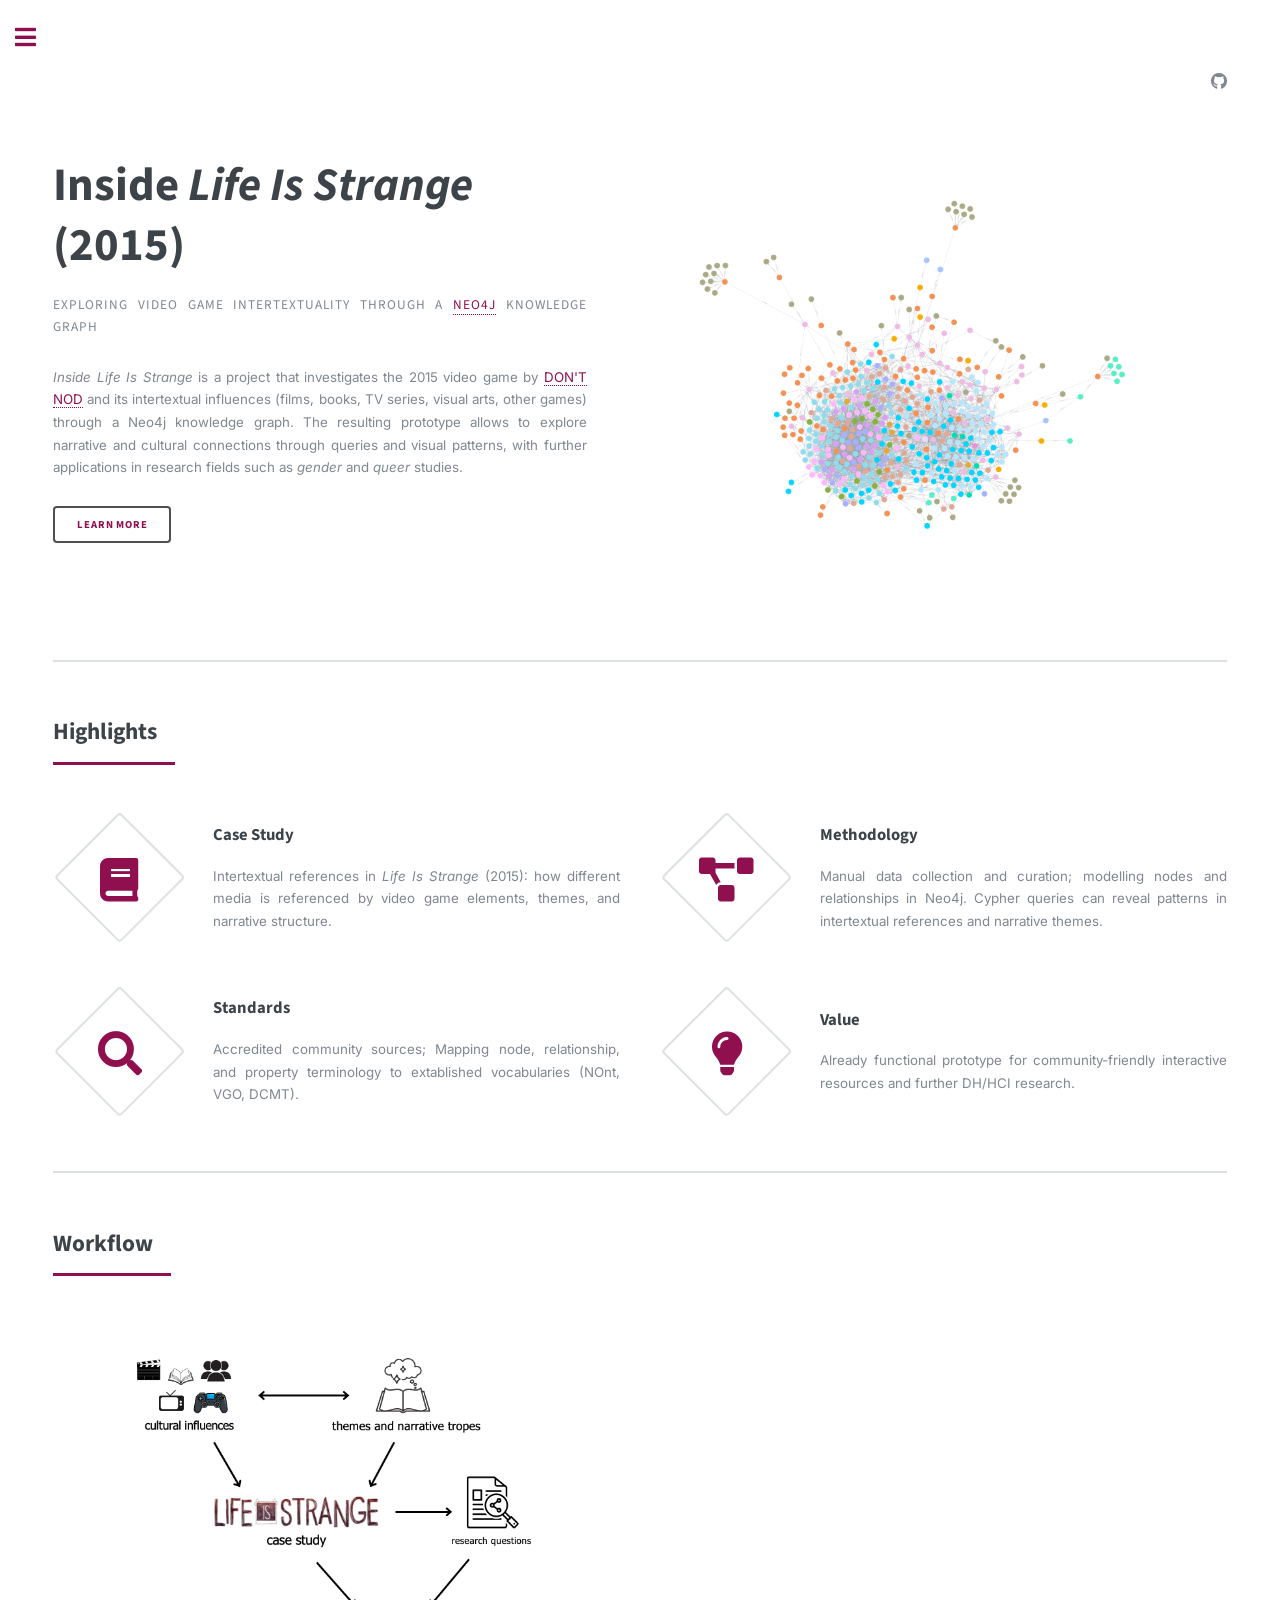
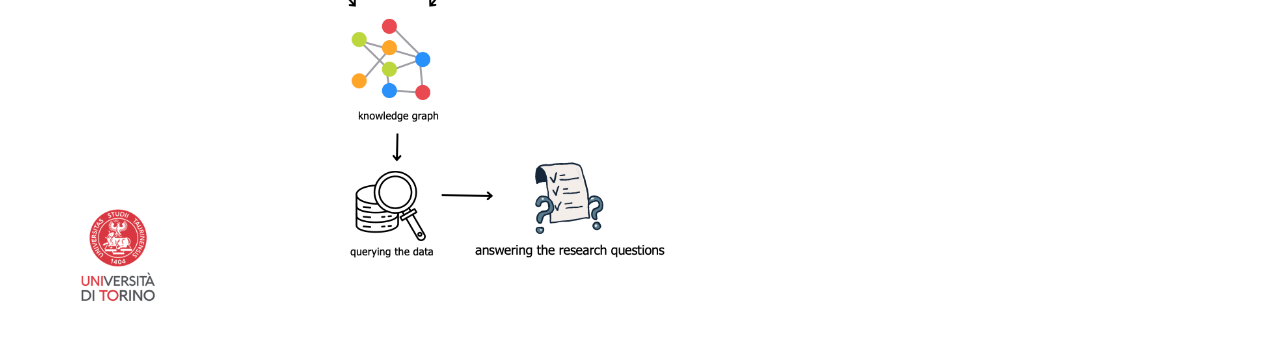
<file: index.html>
<!DOCTYPE HTML>
<!--
	Editorial by HTML5 UP
	html5up.net | @ajlkn
	Free for personal and commercial use under the CCA 3.0 license (html5up.net/license)
-->
<html lang="en">
	<head>
		<title>Inside Life Is Strange</title>
		<meta charset="utf-8" />
		<meta name="viewport" content="width=device-width, initial-scale=1, user-scalable=no" />
		<link rel="stylesheet" href="assets/css/main.css" />
	</head>
	<body class="is-preload">

		<!-- Wrapper -->
			<div id="wrapper">

				<!-- Main -->
					<div id="main">
						<div class="inner">

							<!-- Header -->
								<header id="header">
									<ul class="icons">
										<li><a href="https://github.com/ariadne28/inside-lis-project" target="_blank" class="icon brands fa-github"><span class="label">Github</span></a></li>
									</ul>
								</header>

							<!-- Banner -->
								<section id="banner">
									<div class="content">
										<header>
											<h1>Inside <i>Life Is Strange</i> (2015)</h1>
											<p>Exploring video game intertextuality through a <a href="https://neo4j.com/" target="blank">Neo4j</a> Knowledge Graph</p>
										</header>
										<p><i>Inside Life Is Strange</i> is a project that investigates the 2015 video game by <a href="https://dont-nod.com/en/" target="blank">DON'T NOD</a> and its intertextual influences (films, books, TV series, visual arts, other games) through a Neo4j knowledge graph. The resulting prototype allows to explore narrative and cultural connections through queries and visual patterns, with further applications in research fields such as <i>gender</i> and <i>queer</i> studies.</p>
										<ul class="actions">
											<li><a href="#highlights" class="button big">Learn More</a></li>
										</ul>
									</div>
									<span class="image object">
										<img src="images/lisgraph.png" alt="full graph overview" />
									</span>
								</section>

							<!-- Section -->
								<section id="highlights">
									<header class="major">
										<h2>Highlights</h2>
									</header>
									<div class="features">
										<article>
											<span class="icon solid fa-book"></span>
											<div class="content">
												<h3>Case Study</h3>
												<p> Intertextual references in <i>Life Is Strange</i> (2015): how different media is referenced by video game elements, themes, and narrative structure.</p>
											</div>
										</article>
										<article>
											<span class="icon solid fa-project-diagram"></span>
											<div class="content">
												<h3>Methodology</h3>
												<p>Manual data collection and curation; modelling nodes and relationships in Neo4j. Cypher queries can reveal patterns in intertextual references and narrative themes.</p>
											</div>
										</article>
										<article>
											<span class="icon solid fa-search"></span>
											<div class="content">
												<h3>Standards</h3>
												<p>Accredited community sources; Mapping node, relationship, and property terminology to extablished vocabularies (NOnt, VGO, DCMT).</p>
											</div>
										</article>
										<article>
											<span class="icon solid fa-lightbulb"></span>
											<div class="content">
												<h3>Value</h3>
												<p>Already functional prototype for community-friendly interactive resources and further DH/HCI research.</p>
											</div>
										</article>
									</div>
								</section>

							<!-- Section -->
								<section>
									<header class="major">
										<h2>Workflow</h2>
									</header>
									<img src="images/workflow.png" alt="Workflow of data collection and modelling" style="max-width: 700px; width: 100%; height: auto;" />
								</section>

						</div>
					</div>

				<!-- Sidebar -->
					<div id="sidebar">
						<div class="inner">

							<!-- Search -->
								<section id="search" class="alt">
									<form method="post" action="#">
										<input type="text" name="query" id="query" placeholder="Search" />
									</form>
								</section>

							<!-- Menu -->
								<nav id="menu">
									<header class="major">
										<h2>About</h2>
									</header>
									<ul>
										<li><a href="index.html">Homepage</a></li>
										<li><a href="methodology.html">Methodology</a></li>
										<li><a href="queryresults.html">Queries & Results</a></li>
										<li>
											<span class="opener">Content</span>
											<ul>
												<li><a href="nodes.html">Nodes</a></li>
												<li><a href="relationships.html">Relationships</a></li>
											</ul>
										</li>
										<li><a href="survey.html">User Evaluation</a></li>
									</ul>
								</nav>

							<!-- Section -->
								<section>
									<header class="major">
										<h2>Contact</h2>
									</header>
									<p>For further information, write to:</p>
									<ul class="contact">
										<li class="icon solid fa-envelope"><a href="mailto:ariannadenitto6@gmail.com?subject=Inside%20Life%20Is%20Strange%20Project">ariannadenitto6@gmail.com</a></li>
									</ul>
								</section>

							<!-- Footer -->
								<footer id="footer">
									<p class="copyright">&copy; Arianna Denitto. All rights reserved. <a href="https://github.com/ariadne28/inside-lis-project" target="_blank" class="icon brands fa-github"><span class="label">Github</span></a> <p class="copyright">Design: <a href="https://html5up.net">HTML5 UP</a>.</p>
								</footer>

						</div>
					</div>

			</div>

		<!-- Scripts -->
			<script src="assets/js/jquery.min.js"></script>
			<script src="assets/js/browser.min.js"></script>
			<script src="assets/js/breakpoints.min.js"></script>
			<script src="assets/js/util.js"></script>
			<script src="assets/js/main.js"></script>

	</body>
</html>
</file>
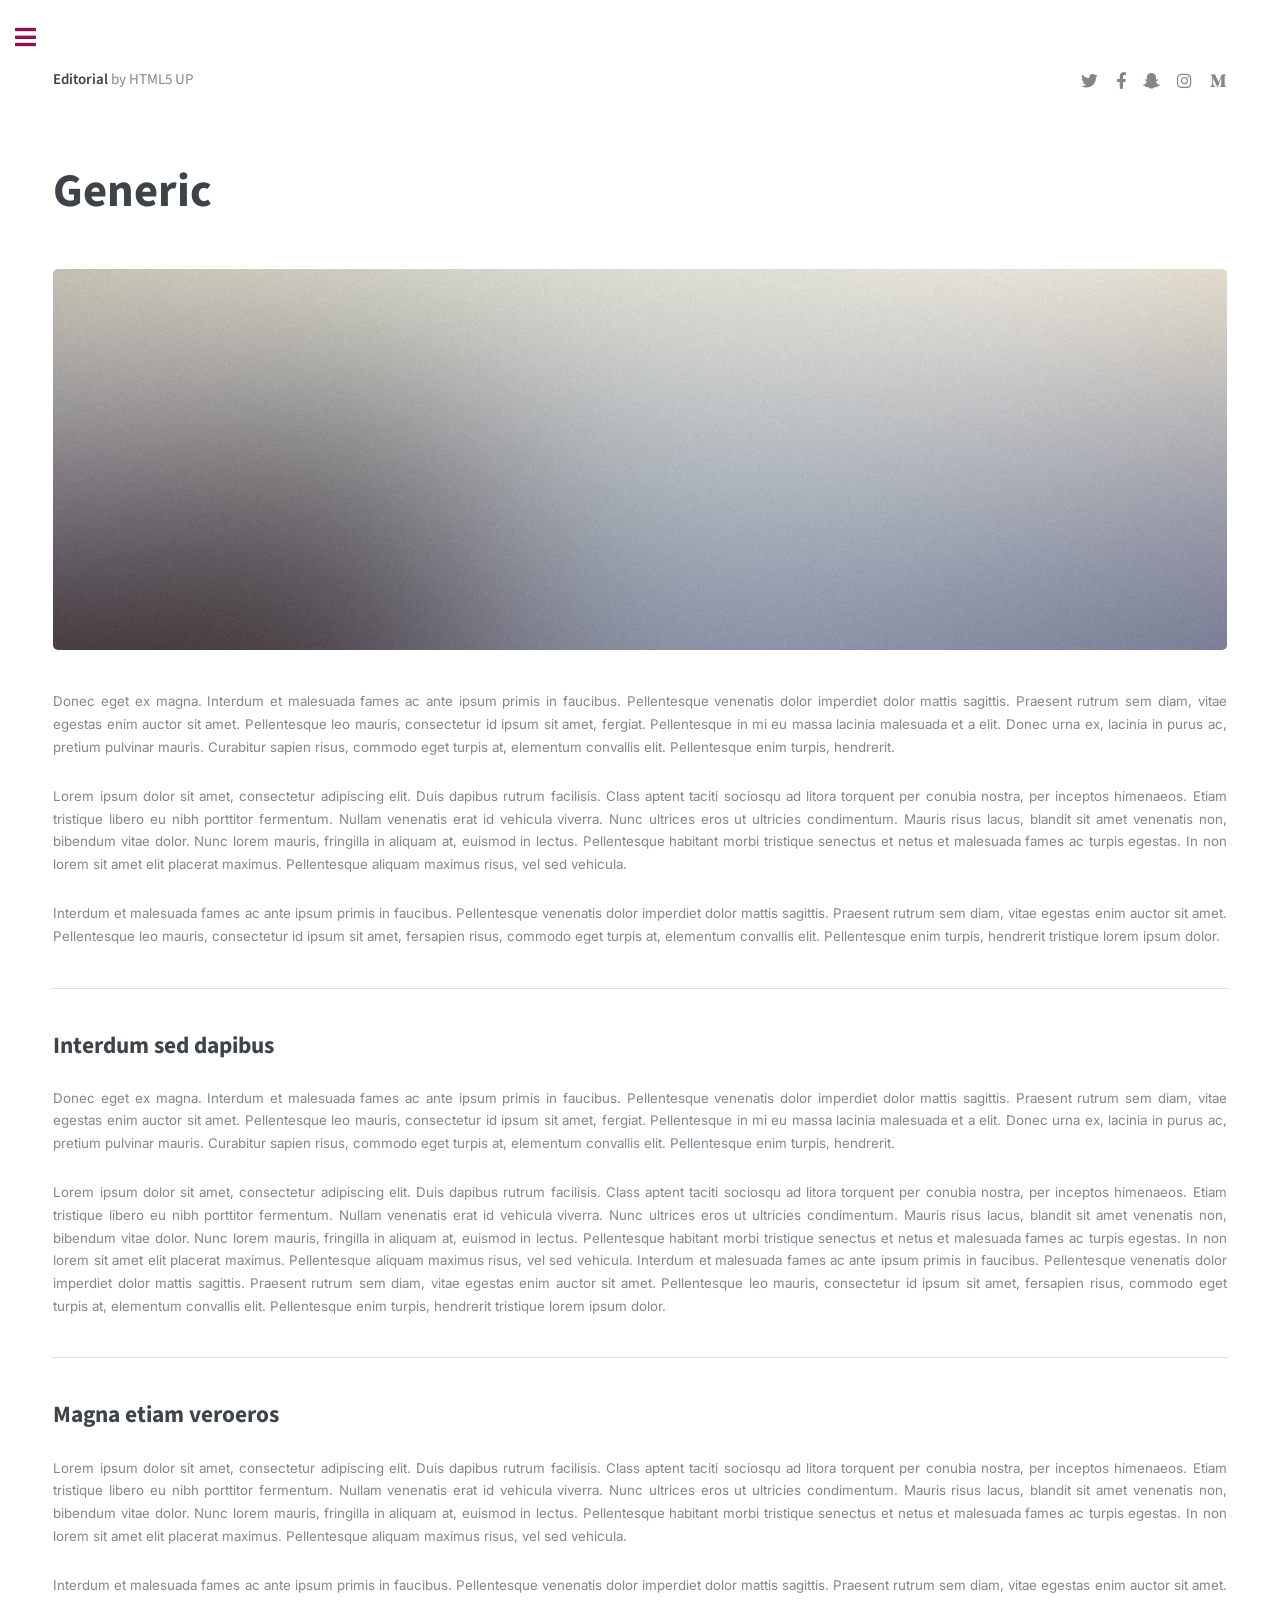
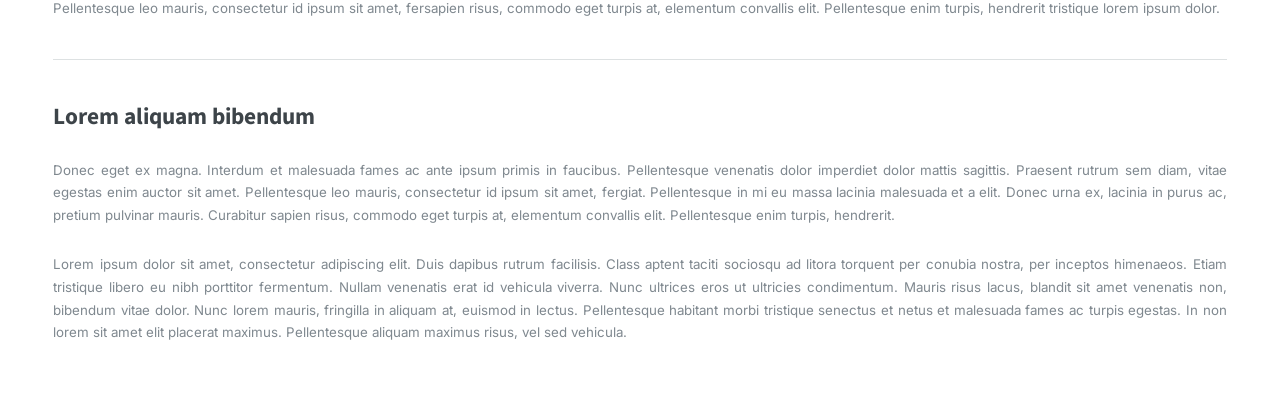
<file: contacts.html>
<!DOCTYPE HTML>
<!--
	Editorial by HTML5 UP
	html5up.net | @ajlkn
	Free for personal and commercial use under the CCA 3.0 license (html5up.net/license)
-->
<html>
	<head>
		<title>Generic - Editorial by HTML5 UP</title>
		<meta charset="utf-8" />
		<meta name="viewport" content="width=device-width, initial-scale=1, user-scalable=no" />
		<link rel="stylesheet" href="assets/css/main.css" />
	</head>
	<body class="is-preload">

		<!-- Wrapper -->
			<div id="wrapper">

				<!-- Main -->
					<div id="main">
						<div class="inner">

							<!-- Header -->
								<header id="header">
									<a href="index.html" class="logo"><strong>Editorial</strong> by HTML5 UP</a>
									<ul class="icons">
										<li><a href="#" class="icon brands fa-twitter"><span class="label">Twitter</span></a></li>
										<li><a href="#" class="icon brands fa-facebook-f"><span class="label">Facebook</span></a></li>
										<li><a href="#" class="icon brands fa-snapchat-ghost"><span class="label">Snapchat</span></a></li>
										<li><a href="#" class="icon brands fa-instagram"><span class="label">Instagram</span></a></li>
										<li><a href="#" class="icon brands fa-medium-m"><span class="label">Medium</span></a></li>
									</ul>
								</header>

							<!-- Content -->
								<section>
									<header class="main">
										<h1>Generic</h1>
									</header>

									<span class="image main"><img src="images/pic11.jpg" alt="" /></span>

									<p>Donec eget ex magna. Interdum et malesuada fames ac ante ipsum primis in faucibus. Pellentesque venenatis dolor imperdiet dolor mattis sagittis. Praesent rutrum sem diam, vitae egestas enim auctor sit amet. Pellentesque leo mauris, consectetur id ipsum sit amet, fergiat. Pellentesque in mi eu massa lacinia malesuada et a elit. Donec urna ex, lacinia in purus ac, pretium pulvinar mauris. Curabitur sapien risus, commodo eget turpis at, elementum convallis elit. Pellentesque enim turpis, hendrerit.</p>
									<p>Lorem ipsum dolor sit amet, consectetur adipiscing elit. Duis dapibus rutrum facilisis. Class aptent taciti sociosqu ad litora torquent per conubia nostra, per inceptos himenaeos. Etiam tristique libero eu nibh porttitor fermentum. Nullam venenatis erat id vehicula viverra. Nunc ultrices eros ut ultricies condimentum. Mauris risus lacus, blandit sit amet venenatis non, bibendum vitae dolor. Nunc lorem mauris, fringilla in aliquam at, euismod in lectus. Pellentesque habitant morbi tristique senectus et netus et malesuada fames ac turpis egestas. In non lorem sit amet elit placerat maximus. Pellentesque aliquam maximus risus, vel sed vehicula.</p>
									<p>Interdum et malesuada fames ac ante ipsum primis in faucibus. Pellentesque venenatis dolor imperdiet dolor mattis sagittis. Praesent rutrum sem diam, vitae egestas enim auctor sit amet. Pellentesque leo mauris, consectetur id ipsum sit amet, fersapien risus, commodo eget turpis at, elementum convallis elit. Pellentesque enim turpis, hendrerit tristique lorem ipsum dolor.</p>

									<hr class="major" />

									<h2>Interdum sed dapibus</h2>
									<p>Donec eget ex magna. Interdum et malesuada fames ac ante ipsum primis in faucibus. Pellentesque venenatis dolor imperdiet dolor mattis sagittis. Praesent rutrum sem diam, vitae egestas enim auctor sit amet. Pellentesque leo mauris, consectetur id ipsum sit amet, fergiat. Pellentesque in mi eu massa lacinia malesuada et a elit. Donec urna ex, lacinia in purus ac, pretium pulvinar mauris. Curabitur sapien risus, commodo eget turpis at, elementum convallis elit. Pellentesque enim turpis, hendrerit.</p>
									<p>Lorem ipsum dolor sit amet, consectetur adipiscing elit. Duis dapibus rutrum facilisis. Class aptent taciti sociosqu ad litora torquent per conubia nostra, per inceptos himenaeos. Etiam tristique libero eu nibh porttitor fermentum. Nullam venenatis erat id vehicula viverra. Nunc ultrices eros ut ultricies condimentum. Mauris risus lacus, blandit sit amet venenatis non, bibendum vitae dolor. Nunc lorem mauris, fringilla in aliquam at, euismod in lectus. Pellentesque habitant morbi tristique senectus et netus et malesuada fames ac turpis egestas. In non lorem sit amet elit placerat maximus. Pellentesque aliquam maximus risus, vel sed vehicula. Interdum et malesuada fames ac ante ipsum primis in faucibus. Pellentesque venenatis dolor imperdiet dolor mattis sagittis. Praesent rutrum sem diam, vitae egestas enim auctor sit amet. Pellentesque leo mauris, consectetur id ipsum sit amet, fersapien risus, commodo eget turpis at, elementum convallis elit. Pellentesque enim turpis, hendrerit tristique lorem ipsum dolor.</p>

									<hr class="major" />

									<h2>Magna etiam veroeros</h2>
									<p>Lorem ipsum dolor sit amet, consectetur adipiscing elit. Duis dapibus rutrum facilisis. Class aptent taciti sociosqu ad litora torquent per conubia nostra, per inceptos himenaeos. Etiam tristique libero eu nibh porttitor fermentum. Nullam venenatis erat id vehicula viverra. Nunc ultrices eros ut ultricies condimentum. Mauris risus lacus, blandit sit amet venenatis non, bibendum vitae dolor. Nunc lorem mauris, fringilla in aliquam at, euismod in lectus. Pellentesque habitant morbi tristique senectus et netus et malesuada fames ac turpis egestas. In non lorem sit amet elit placerat maximus. Pellentesque aliquam maximus risus, vel sed vehicula.</p>
									<p>Interdum et malesuada fames ac ante ipsum primis in faucibus. Pellentesque venenatis dolor imperdiet dolor mattis sagittis. Praesent rutrum sem diam, vitae egestas enim auctor sit amet. Pellentesque leo mauris, consectetur id ipsum sit amet, fersapien risus, commodo eget turpis at, elementum convallis elit. Pellentesque enim turpis, hendrerit tristique lorem ipsum dolor.</p>

									<hr class="major" />

									<h2>Lorem aliquam bibendum</h2>
									<p>Donec eget ex magna. Interdum et malesuada fames ac ante ipsum primis in faucibus. Pellentesque venenatis dolor imperdiet dolor mattis sagittis. Praesent rutrum sem diam, vitae egestas enim auctor sit amet. Pellentesque leo mauris, consectetur id ipsum sit amet, fergiat. Pellentesque in mi eu massa lacinia malesuada et a elit. Donec urna ex, lacinia in purus ac, pretium pulvinar mauris. Curabitur sapien risus, commodo eget turpis at, elementum convallis elit. Pellentesque enim turpis, hendrerit.</p>
									<p>Lorem ipsum dolor sit amet, consectetur adipiscing elit. Duis dapibus rutrum facilisis. Class aptent taciti sociosqu ad litora torquent per conubia nostra, per inceptos himenaeos. Etiam tristique libero eu nibh porttitor fermentum. Nullam venenatis erat id vehicula viverra. Nunc ultrices eros ut ultricies condimentum. Mauris risus lacus, blandit sit amet venenatis non, bibendum vitae dolor. Nunc lorem mauris, fringilla in aliquam at, euismod in lectus. Pellentesque habitant morbi tristique senectus et netus et malesuada fames ac turpis egestas. In non lorem sit amet elit placerat maximus. Pellentesque aliquam maximus risus, vel sed vehicula.</p>

								</section>

						</div>
					</div>

				<!-- Sidebar -->
					<div id="sidebar">
						<div class="inner">

							<!-- Search -->
								<section id="search" class="alt">
									<form method="post" action="#">
										<input type="text" name="query" id="query" placeholder="Search" />
									</form>
								</section>

							<!-- Menu -->
							<nav id="menu">
								<header class="major">
									<h2>About</h2>
								</header>
								<ul>
									<li><a href="index.html">Homepage</a></li>
									<li><a href="methodology.html">Methodology</a></li>
									<li><a href="queryresults.html">Queries & Results</a></li>
									<li>
										<span class="opener">Content</span>
										<ul>
											<li><a href="nodes.html">Nodes</a></li>
											<li><a href="relationships.html">Relationships</a></li>
										</ul>
									</li>
									<li><a href="survey.html">User Evaluation</a></li>
								</ul>
							</nav>

						<!-- Section -->
							<section>
								<header class="major">
									<h2>Contact</h2>
								</header>
								<p>For further information, write to:</p>
								<ul class="contact">
									<li class="icon solid fa-envelope"><a href="mailto:ariannadenitto6@gmail.com?subject=Inside%20Life%20Is%20Strange%20Project">ariannadenitto6@gmail.com</a></li>
								</ul>
							</section>

							<!-- Footer -->
							<footer id="footer">
								<p class="copyright">&copy; Arianna Denitto. All rights reserved. <a href="https://github.com/ariadne28/inside-lis-project" target="_blank" class="icon brands fa-github"><span class="label">Github</span></a> <p class="copyright">Design: <a href="https://html5up.net">HTML5 UP</a>.</p>
							</footer>

						</div>
					</div>

			</div>

		<!-- Scripts -->
			<script src="assets/js/jquery.min.js"></script>
			<script src="assets/js/browser.min.js"></script>
			<script src="assets/js/breakpoints.min.js"></script>
			<script src="assets/js/util.js"></script>
			<script src="assets/js/main.js"></script>

	</body>
</html>
</file>
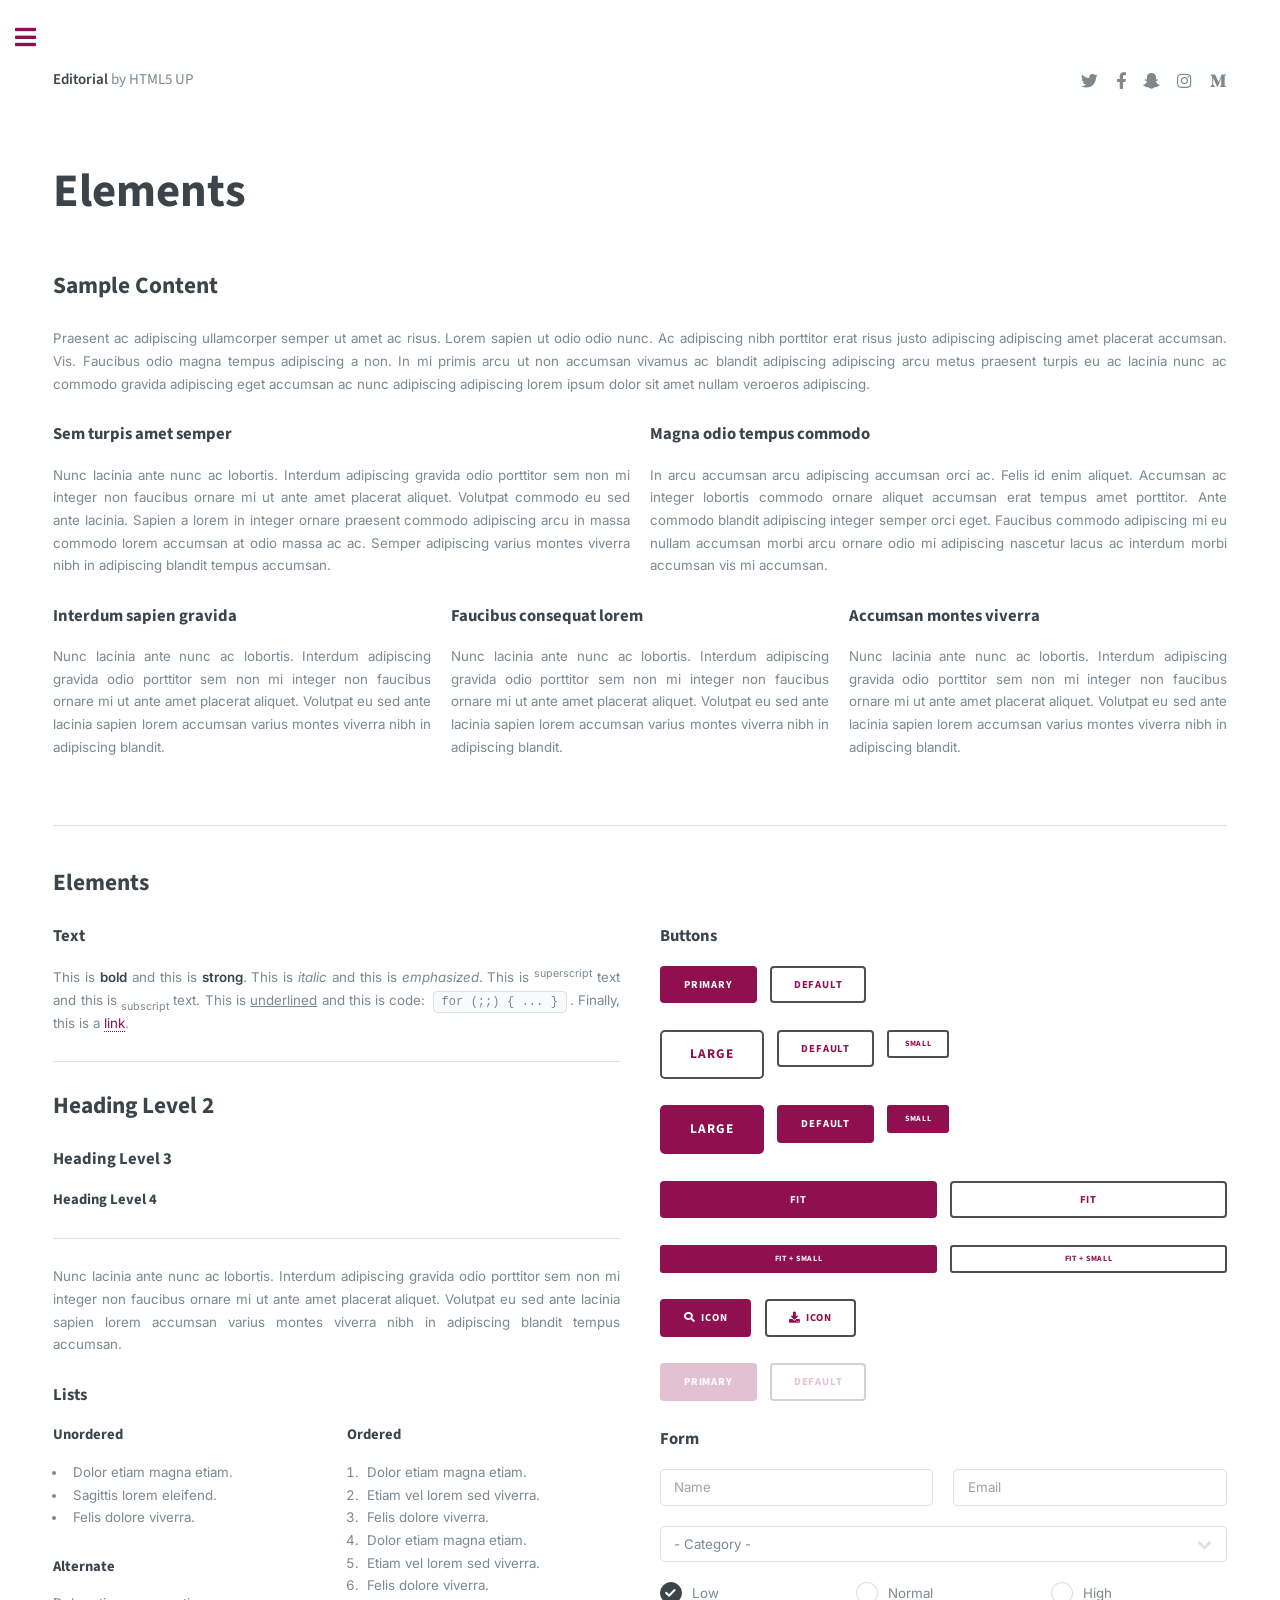
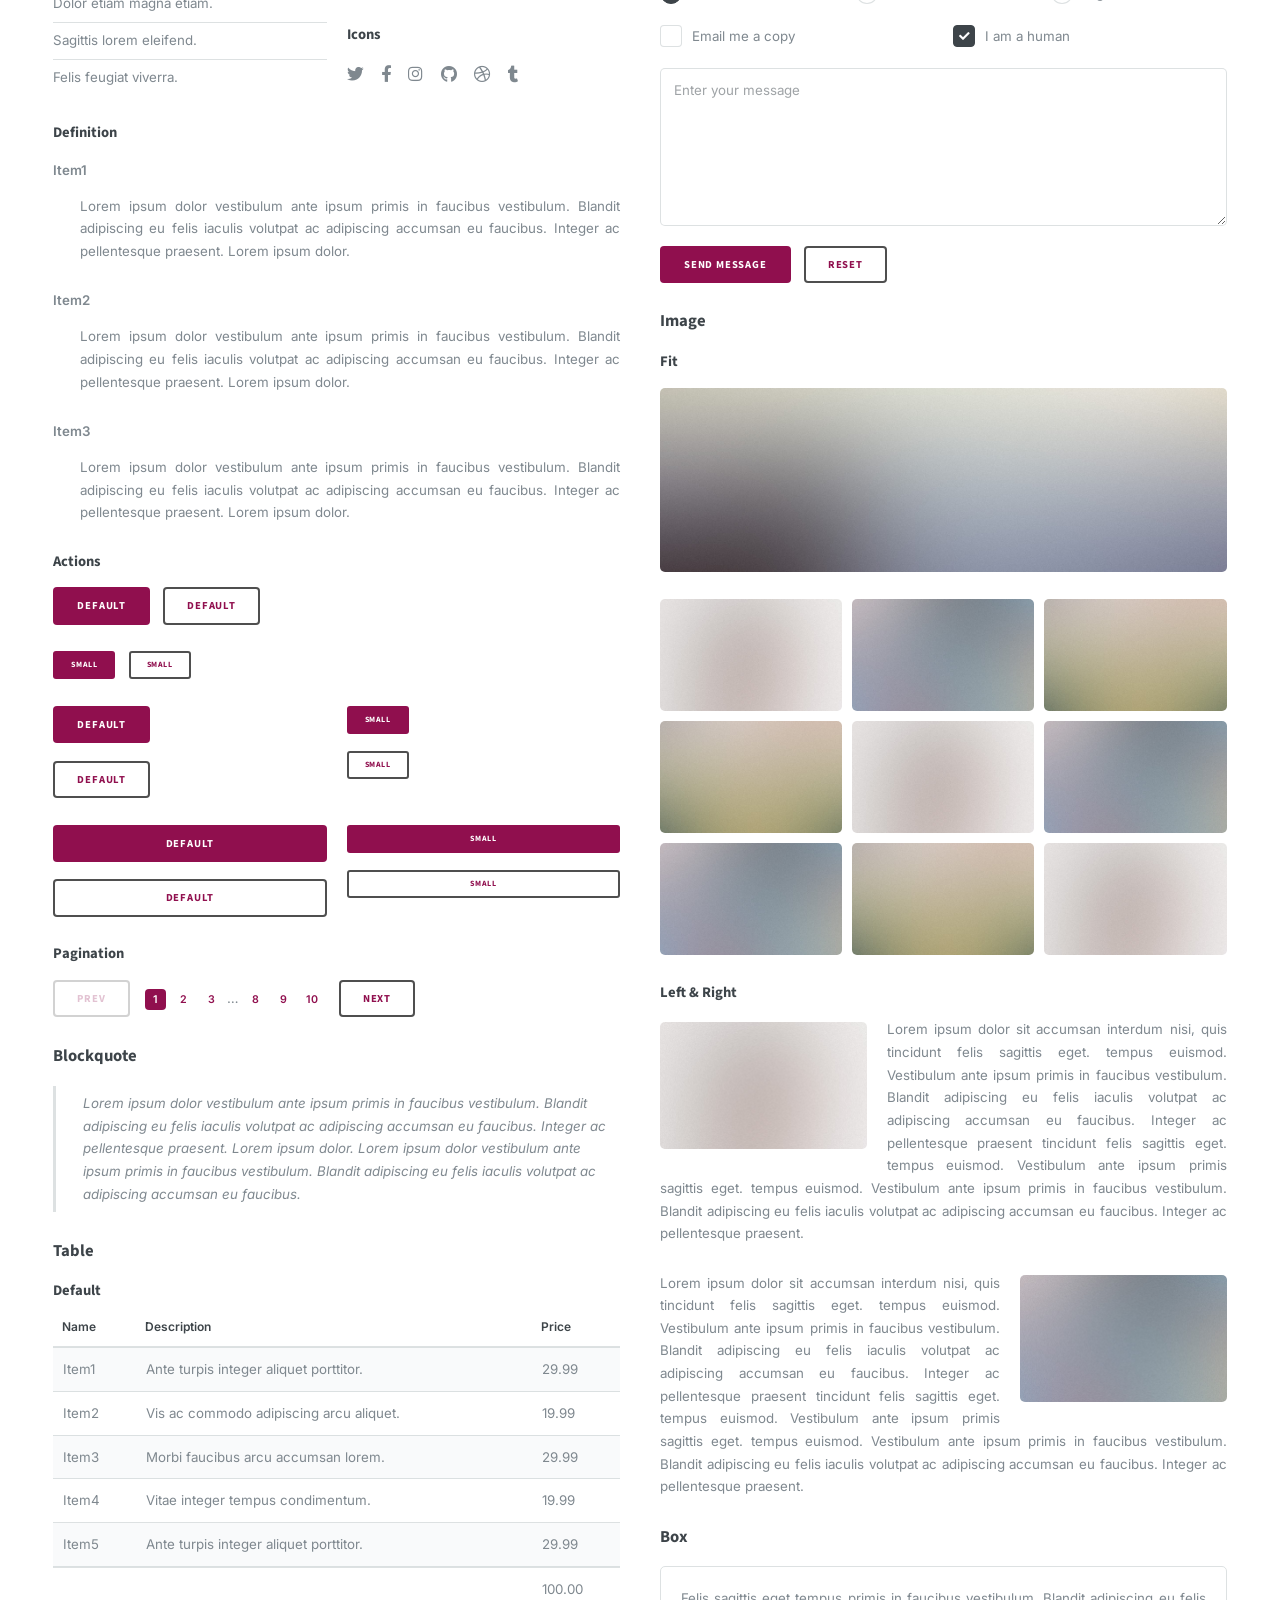
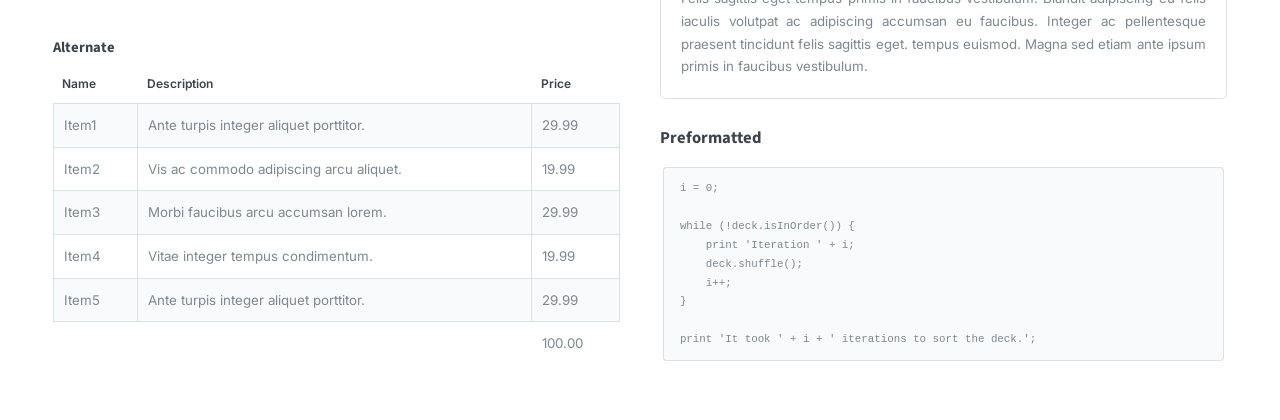
<file: elements.html>
<!DOCTYPE HTML>
<!--
	Editorial by HTML5 UP
	html5up.net | @ajlkn
	Free for personal and commercial use under the CCA 3.0 license (html5up.net/license)
-->
<html>
	<head>
		<title>Elements - Editorial by HTML5 UP</title>
		<meta charset="utf-8" />
		<meta name="viewport" content="width=device-width, initial-scale=1, user-scalable=no" />
		<link rel="stylesheet" href="assets/css/main.css" />
	</head>
	<body class="is-preload">

		<!-- Wrapper -->
			<div id="wrapper">

				<!-- Main -->
					<div id="main">
						<div class="inner">

							<!-- Header -->
								<header id="header">
									<a href="index.html" class="logo"><strong>Editorial</strong> by HTML5 UP</a>
									<ul class="icons">
										<li><a href="#" class="icon brands fa-twitter"><span class="label">Twitter</span></a></li>
										<li><a href="#" class="icon brands fa-facebook-f"><span class="label">Facebook</span></a></li>
										<li><a href="#" class="icon brands fa-snapchat-ghost"><span class="label">Snapchat</span></a></li>
										<li><a href="#" class="icon brands fa-instagram"><span class="label">Instagram</span></a></li>
										<li><a href="#" class="icon brands fa-medium-m"><span class="label">Medium</span></a></li>
									</ul>
								</header>

							<!-- Content -->
								<section>
									<header class="main">
										<h1>Elements</h1>
									</header>

									<!-- Content -->
										<h2 id="content">Sample Content</h2>
										<p>Praesent ac adipiscing ullamcorper semper ut amet ac risus. Lorem sapien ut odio odio nunc. Ac adipiscing nibh porttitor erat risus justo adipiscing adipiscing amet placerat accumsan. Vis. Faucibus odio magna tempus adipiscing a non. In mi primis arcu ut non accumsan vivamus ac blandit adipiscing adipiscing arcu metus praesent turpis eu ac lacinia nunc ac commodo gravida adipiscing eget accumsan ac nunc adipiscing adipiscing lorem ipsum dolor sit amet nullam veroeros adipiscing.</p>
										<div class="row">
											<div class="col-6 col-12-small">
												<h3>Sem turpis amet semper</h3>
												<p>Nunc lacinia ante nunc ac lobortis. Interdum adipiscing gravida odio porttitor sem non mi integer non faucibus ornare mi ut ante amet placerat aliquet. Volutpat commodo eu sed ante lacinia. Sapien a lorem in integer ornare praesent commodo adipiscing arcu in massa commodo lorem accumsan at odio massa ac ac. Semper adipiscing varius montes viverra nibh in adipiscing blandit tempus accumsan.</p>
											</div>
											<div class="col-6 col-12-small">
												<h3>Magna odio tempus commodo</h3>
												<p>In arcu accumsan arcu adipiscing accumsan orci ac. Felis id enim aliquet. Accumsan ac integer lobortis commodo ornare aliquet accumsan erat tempus amet porttitor. Ante commodo blandit adipiscing integer semper orci eget. Faucibus commodo adipiscing mi eu nullam accumsan morbi arcu ornare odio mi adipiscing nascetur lacus ac interdum morbi accumsan vis mi accumsan.</p>
											</div>
											<!-- Break -->
											<div class="col-4 col-12-medium">
												<h3>Interdum sapien gravida</h3>
												<p>Nunc lacinia ante nunc ac lobortis. Interdum adipiscing gravida odio porttitor sem non mi integer non faucibus ornare mi ut ante amet placerat aliquet. Volutpat eu sed ante lacinia sapien lorem accumsan varius montes viverra nibh in adipiscing blandit.</p>
											</div>
											<div class="col-4 col-12-medium">
												<h3>Faucibus consequat lorem</h3>
												<p>Nunc lacinia ante nunc ac lobortis. Interdum adipiscing gravida odio porttitor sem non mi integer non faucibus ornare mi ut ante amet placerat aliquet. Volutpat eu sed ante lacinia sapien lorem accumsan varius montes viverra nibh in adipiscing blandit.</p>
											</div>
											<div class="col-4 col-12-medium">
												<h3>Accumsan montes viverra</h3>
												<p>Nunc lacinia ante nunc ac lobortis. Interdum adipiscing gravida odio porttitor sem non mi integer non faucibus ornare mi ut ante amet placerat aliquet. Volutpat eu sed ante lacinia sapien lorem accumsan varius montes viverra nibh in adipiscing blandit.</p>
											</div>
										</div>

									<hr class="major" />

									<!-- Elements -->
										<h2 id="elements">Elements</h2>
										<div class="row gtr-200">
											<div class="col-6 col-12-medium">

												<!-- Text stuff -->
													<h3>Text</h3>
													<p>This is <b>bold</b> and this is <strong>strong</strong>. This is <i>italic</i> and this is <em>emphasized</em>.
													This is <sup>superscript</sup> text and this is <sub>subscript</sub> text.
													This is <u>underlined</u> and this is code: <code>for (;;) { ... }</code>.
													Finally, this is a <a href="#">link</a>.</p>
													<hr />
													<h2>Heading Level 2</h2>
													<h3>Heading Level 3</h3>
													<h4>Heading Level 4</h4>
													<hr />
													<p>Nunc lacinia ante nunc ac lobortis. Interdum adipiscing gravida odio porttitor sem non mi integer non faucibus ornare mi ut ante amet placerat aliquet. Volutpat eu sed ante lacinia sapien lorem accumsan varius montes viverra nibh in adipiscing blandit tempus accumsan.</p>

												<!-- Lists -->
													<h3>Lists</h3>
													<div class="row">
														<div class="col-6 col-12-small">

															<h4>Unordered</h4>
															<ul>
																<li>Dolor etiam magna etiam.</li>
																<li>Sagittis lorem eleifend.</li>
																<li>Felis dolore viverra.</li>
															</ul>

															<h4>Alternate</h4>
															<ul class="alt">
																<li>Dolor etiam magna etiam.</li>
																<li>Sagittis lorem eleifend.</li>
																<li>Felis feugiat viverra.</li>
															</ul>

														</div>
														<div class="col-6 col-12-small">

															<h4>Ordered</h4>
															<ol>
																<li>Dolor etiam magna etiam.</li>
																<li>Etiam vel lorem sed viverra.</li>
																<li>Felis dolore viverra.</li>
																<li>Dolor etiam magna etiam.</li>
																<li>Etiam vel lorem sed viverra.</li>
																<li>Felis dolore viverra.</li>
															</ol>

															<h4>Icons</h4>
															<ul class="icons">
																<li><a href="#" class="icon brands fa-twitter"><span class="label">Twitter</span></a></li>
																<li><a href="#" class="icon brands fa-facebook-f"><span class="label">Facebook</span></a></li>
																<li><a href="#" class="icon brands fa-instagram"><span class="label">Instagram</span></a></li>
																<li><a href="#" class="icon brands fa-github"><span class="label">Github</span></a></li>
																<li><a href="#" class="icon brands fa-dribbble"><span class="label">Dribbble</span></a></li>
																<li><a href="#" class="icon brands fa-tumblr"><span class="label">Tumblr</span></a></li>
															</ul>

														</div>
													</div>
													<h4>Definition</h4>
													<dl>
														<dt>Item1</dt>
														<dd>
															<p>Lorem ipsum dolor vestibulum ante ipsum primis in faucibus vestibulum. Blandit adipiscing eu felis iaculis volutpat ac adipiscing accumsan eu faucibus. Integer ac pellentesque praesent. Lorem ipsum dolor.</p>
														</dd>
														<dt>Item2</dt>
														<dd>
															<p>Lorem ipsum dolor vestibulum ante ipsum primis in faucibus vestibulum. Blandit adipiscing eu felis iaculis volutpat ac adipiscing accumsan eu faucibus. Integer ac pellentesque praesent. Lorem ipsum dolor.</p>
														</dd>
														<dt>Item3</dt>
														<dd>
															<p>Lorem ipsum dolor vestibulum ante ipsum primis in faucibus vestibulum. Blandit adipiscing eu felis iaculis volutpat ac adipiscing accumsan eu faucibus. Integer ac pellentesque praesent. Lorem ipsum dolor.</p>
														</dd>
													</dl>

													<h4>Actions</h4>
													<ul class="actions">
														<li><a href="#" class="button primary">Default</a></li>
														<li><a href="#" class="button">Default</a></li>
													</ul>
													<ul class="actions small">
														<li><a href="#" class="button primary small">Small</a></li>
														<li><a href="#" class="button small">Small</a></li>
													</ul>
													<div class="row">
														<div class="col-6 col-12-small">
															<ul class="actions stacked">
																<li><a href="#" class="button primary">Default</a></li>
																<li><a href="#" class="button">Default</a></li>
															</ul>
														</div>
														<div class="col-6 col-12-small">
															<ul class="actions stacked">
																<li><a href="#" class="button primary small">Small</a></li>
																<li><a href="#" class="button small">Small</a></li>
															</ul>
														</div>
														<div class="col-6 col-12-small">
															<ul class="actions stacked">
																<li><a href="#" class="button primary fit">Default</a></li>
																<li><a href="#" class="button fit">Default</a></li>
															</ul>
														</div>
														<div class="col-6 col-12-small">
															<ul class="actions stacked">
																<li><a href="#" class="button primary small fit">Small</a></li>
																<li><a href="#" class="button small fit">Small</a></li>
															</ul>
														</div>
													</div>

													<h4>Pagination</h4>
													<ul class="pagination">
														<li><span class="button disabled">Prev</span></li>
														<li><a href="#" class="page active">1</a></li>
														<li><a href="#" class="page">2</a></li>
														<li><a href="#" class="page">3</a></li>
														<li><span>&hellip;</span></li>
														<li><a href="#" class="page">8</a></li>
														<li><a href="#" class="page">9</a></li>
														<li><a href="#" class="page">10</a></li>
														<li><a href="#" class="button">Next</a></li>
													</ul>

												<!-- Blockquote -->
													<h3>Blockquote</h3>
													<blockquote>Lorem ipsum dolor vestibulum ante ipsum primis in faucibus vestibulum. Blandit adipiscing eu felis iaculis volutpat ac adipiscing accumsan eu faucibus. Integer ac pellentesque praesent. Lorem ipsum dolor. Lorem ipsum dolor vestibulum ante ipsum primis in faucibus vestibulum. Blandit adipiscing eu felis iaculis volutpat ac adipiscing accumsan eu faucibus.</blockquote>

												<!-- Table -->
													<h3>Table</h3>

													<h4>Default</h4>
													<div class="table-wrapper">
														<table>
															<thead>
																<tr>
																	<th>Name</th>
																	<th>Description</th>
																	<th>Price</th>
																</tr>
															</thead>
															<tbody>
																<tr>
																	<td>Item1</td>
																	<td>Ante turpis integer aliquet porttitor.</td>
																	<td>29.99</td>
																</tr>
																<tr>
																	<td>Item2</td>
																	<td>Vis ac commodo adipiscing arcu aliquet.</td>
																	<td>19.99</td>
																</tr>
																<tr>
																	<td>Item3</td>
																	<td> Morbi faucibus arcu accumsan lorem.</td>
																	<td>29.99</td>
																</tr>
																<tr>
																	<td>Item4</td>
																	<td>Vitae integer tempus condimentum.</td>
																	<td>19.99</td>
																</tr>
																<tr>
																	<td>Item5</td>
																	<td>Ante turpis integer aliquet porttitor.</td>
																	<td>29.99</td>
																</tr>
															</tbody>
															<tfoot>
																<tr>
																	<td colspan="2"></td>
																	<td>100.00</td>
																</tr>
															</tfoot>
														</table>
													</div>

													<h4>Alternate</h4>
													<div class="table-wrapper">
														<table class="alt">
															<thead>
																<tr>
																	<th>Name</th>
																	<th>Description</th>
																	<th>Price</th>
																</tr>
															</thead>
															<tbody>
																<tr>
																	<td>Item1</td>
																	<td>Ante turpis integer aliquet porttitor.</td>
																	<td>29.99</td>
																</tr>
																<tr>
																	<td>Item2</td>
																	<td>Vis ac commodo adipiscing arcu aliquet.</td>
																	<td>19.99</td>
																</tr>
																<tr>
																	<td>Item3</td>
																	<td> Morbi faucibus arcu accumsan lorem.</td>
																	<td>29.99</td>
																</tr>
																<tr>
																	<td>Item4</td>
																	<td>Vitae integer tempus condimentum.</td>
																	<td>19.99</td>
																</tr>
																<tr>
																	<td>Item5</td>
																	<td>Ante turpis integer aliquet porttitor.</td>
																	<td>29.99</td>
																</tr>
															</tbody>
															<tfoot>
																<tr>
																	<td colspan="2"></td>
																	<td>100.00</td>
																</tr>
															</tfoot>
														</table>
													</div>

											</div>
											<div class="col-6 col-12-medium">

												<!-- Buttons -->
													<h3>Buttons</h3>
													<ul class="actions">
														<li><a href="#" class="button primary">Primary</a></li>
														<li><a href="#" class="button">Default</a></li>
													</ul>
													<ul class="actions">
														<li><a href="#" class="button large">Large</a></li>
														<li><a href="#" class="button">Default</a></li>
														<li><a href="#" class="button small">Small</a></li>
													</ul>
													<ul class="actions">
														<li><a href="#" class="button primary large">Large</a></li>
														<li><a href="#" class="button primary">Default</a></li>
														<li><a href="#" class="button primary small">Small</a></li>
													</ul>
													<ul class="actions fit">
														<li><a href="#" class="button primary fit">Fit</a></li>
														<li><a href="#" class="button fit">Fit</a></li>
													</ul>
													<ul class="actions fit small">
														<li><a href="#" class="button primary fit small">Fit + Small</a></li>
														<li><a href="#" class="button fit small">Fit + Small</a></li>
													</ul>
													<ul class="actions">
														<li><a href="#" class="button primary icon solid fa-search">Icon</a></li>
														<li><a href="#" class="button icon solid fa-download">Icon</a></li>
													</ul>
													<ul class="actions">
														<li><span class="button primary disabled">Primary</span></li>
														<li><span class="button disabled">Default</span></li>
													</ul>

												<!-- Form -->
													<h3>Form</h3>

													<form method="post" action="#">
														<div class="row gtr-uniform">
															<div class="col-6 col-12-xsmall">
																<input type="text" name="demo-name" id="demo-name" value="" placeholder="Name" />
															</div>
															<div class="col-6 col-12-xsmall">
																<input type="email" name="demo-email" id="demo-email" value="" placeholder="Email" />
															</div>
															<!-- Break -->
															<div class="col-12">
																<select name="demo-category" id="demo-category">
																	<option value="">- Category -</option>
																	<option value="1">Manufacturing</option>
																	<option value="1">Shipping</option>
																	<option value="1">Administration</option>
																	<option value="1">Human Resources</option>
																</select>
															</div>
															<!-- Break -->
															<div class="col-4 col-12-small">
																<input type="radio" id="demo-priority-low" name="demo-priority" checked>
																<label for="demo-priority-low">Low</label>
															</div>
															<div class="col-4 col-12-small">
																<input type="radio" id="demo-priority-normal" name="demo-priority">
																<label for="demo-priority-normal">Normal</label>
															</div>
															<div class="col-4 col-12-small">
																<input type="radio" id="demo-priority-high" name="demo-priority">
																<label for="demo-priority-high">High</label>
															</div>
															<!-- Break -->
															<div class="col-6 col-12-small">
																<input type="checkbox" id="demo-copy" name="demo-copy">
																<label for="demo-copy">Email me a copy</label>
															</div>
															<div class="col-6 col-12-small">
																<input type="checkbox" id="demo-human" name="demo-human" checked>
																<label for="demo-human">I am a human</label>
															</div>
															<!-- Break -->
															<div class="col-12">
																<textarea name="demo-message" id="demo-message" placeholder="Enter your message" rows="6"></textarea>
															</div>
															<!-- Break -->
															<div class="col-12">
																<ul class="actions">
																	<li><input type="submit" value="Send Message" class="primary" /></li>
																	<li><input type="reset" value="Reset" /></li>
																</ul>
															</div>
														</div>
													</form>

												<!-- Image -->
													<h3>Image</h3>

													<h4>Fit</h4>
													<span class="image fit"><img src="images/pic11.jpg" alt="" /></span>
													<div class="box alt">
														<div class="row gtr-50 gtr-uniform">
															<div class="col-4"><span class="image fit"><img src="images/pic01.jpg" alt="" /></span></div>
															<div class="col-4"><span class="image fit"><img src="images/pic02.jpg" alt="" /></span></div>
															<div class="col-4"><span class="image fit"><img src="images/pic03.jpg" alt="" /></span></div>
															<!-- Break -->
															<div class="col-4"><span class="image fit"><img src="images/pic03.jpg" alt="" /></span></div>
															<div class="col-4"><span class="image fit"><img src="images/pic01.jpg" alt="" /></span></div>
															<div class="col-4"><span class="image fit"><img src="images/pic02.jpg" alt="" /></span></div>
															<!-- Break -->
															<div class="col-4"><span class="image fit"><img src="images/pic02.jpg" alt="" /></span></div>
															<div class="col-4"><span class="image fit"><img src="images/pic03.jpg" alt="" /></span></div>
															<div class="col-4"><span class="image fit"><img src="images/pic01.jpg" alt="" /></span></div>
														</div>
													</div>

													<h4>Left &amp; Right</h4>
													<p><span class="image left"><img src="images/pic01.jpg" alt="" /></span>Lorem ipsum dolor sit accumsan interdum nisi, quis tincidunt felis sagittis eget. tempus euismod. Vestibulum ante ipsum primis in faucibus vestibulum. Blandit adipiscing eu felis iaculis volutpat ac adipiscing accumsan eu faucibus. Integer ac pellentesque praesent tincidunt felis sagittis eget. tempus euismod. Vestibulum ante ipsum primis sagittis eget. tempus euismod. Vestibulum ante ipsum primis in faucibus vestibulum. Blandit adipiscing eu felis iaculis volutpat ac adipiscing accumsan eu faucibus. Integer ac pellentesque praesent.</p>
													<p><span class="image right"><img src="images/pic02.jpg" alt="" /></span>Lorem ipsum dolor sit accumsan interdum nisi, quis tincidunt felis sagittis eget. tempus euismod. Vestibulum ante ipsum primis in faucibus vestibulum. Blandit adipiscing eu felis iaculis volutpat ac adipiscing accumsan eu faucibus. Integer ac pellentesque praesent tincidunt felis sagittis eget. tempus euismod. Vestibulum ante ipsum primis sagittis eget. tempus euismod. Vestibulum ante ipsum primis in faucibus vestibulum. Blandit adipiscing eu felis iaculis volutpat ac adipiscing accumsan eu faucibus. Integer ac pellentesque praesent.</p>

												<!-- Box -->
													<h3>Box</h3>
													<div class="box">
														<p>Felis sagittis eget tempus primis in faucibus vestibulum. Blandit adipiscing eu felis iaculis volutpat ac adipiscing accumsan eu faucibus. Integer ac pellentesque praesent tincidunt felis sagittis eget. tempus euismod. Magna sed etiam ante ipsum primis in faucibus vestibulum.</p>
													</div>

												<!-- Preformatted Code -->
													<h3>Preformatted</h3>
													<pre><code>i = 0;

while (!deck.isInOrder()) {
    print 'Iteration ' + i;
    deck.shuffle();
    i++;
}

print 'It took ' + i + ' iterations to sort the deck.';
</code></pre>

											</div>
										</div>

								</section>

						</div>
					</div>

				<!-- Sidebar -->
					<div id="sidebar">
						<div class="inner">

							<!-- Search -->
								<section id="search" class="alt">
									<form method="post" action="#">
										<input type="text" name="query" id="query" placeholder="Search" />
									</form>
								</section>

							<!-- Menu -->
								<nav id="menu">
									<header class="major">
										<h2>Menu</h2>
									</header>
									<ul>
										<li><a href="index.html">Homepage</a></li>
										<li><a href="generic.html">Generic</a></li>
										<li><a href="elements.html">Elements</a></li>
										<li>
											<span class="opener">Submenu</span>
											<ul>
												<li><a href="#">Lorem Dolor</a></li>
												<li><a href="#">Ipsum Adipiscing</a></li>
												<li><a href="#">Tempus Magna</a></li>
												<li><a href="#">Feugiat Veroeros</a></li>
											</ul>
										</li>
										<li><a href="#">Etiam Dolore</a></li>
										<li><a href="#">Adipiscing</a></li>
										<li>
											<span class="opener">Another Submenu</span>
											<ul>
												<li><a href="#">Lorem Dolor</a></li>
												<li><a href="#">Ipsum Adipiscing</a></li>
												<li><a href="#">Tempus Magna</a></li>
												<li><a href="#">Feugiat Veroeros</a></li>
											</ul>
										</li>
										<li><a href="#">Maximus Erat</a></li>
										<li><a href="#">Sapien Mauris</a></li>
										<li><a href="#">Amet Lacinia</a></li>
									</ul>
								</nav>

							<!-- Section -->
								<section>
									<header class="major">
										<h2>Ante interdum</h2>
									</header>
									<div class="mini-posts">
										<article>
											<a href="#" class="image"><img src="images/pic07.jpg" alt="" /></a>
											<p>Aenean ornare velit lacus, ac varius enim lorem ullamcorper dolore aliquam.</p>
										</article>
										<article>
											<a href="#" class="image"><img src="images/pic08.jpg" alt="" /></a>
											<p>Aenean ornare velit lacus, ac varius enim lorem ullamcorper dolore aliquam.</p>
										</article>
										<article>
											<a href="#" class="image"><img src="images/pic09.jpg" alt="" /></a>
											<p>Aenean ornare velit lacus, ac varius enim lorem ullamcorper dolore aliquam.</p>
										</article>
									</div>
									<ul class="actions">
										<li><a href="#" class="button">More</a></li>
									</ul>
								</section>

							<!-- Section -->
								<section>
									<header class="major">
										<h2>Get in touch</h2>
									</header>
									<p>Sed varius enim lorem ullamcorper dolore aliquam aenean ornare velit lacus, ac varius enim lorem ullamcorper dolore. Proin sed aliquam facilisis ante interdum. Sed nulla amet lorem feugiat tempus aliquam.</p>
									<ul class="contact">
										<li class="icon solid fa-envelope"><a href="#">information@untitled.tld</a></li>
										<li class="icon solid fa-phone">(000) 000-0000</li>
										<li class="icon solid fa-home">1234 Somewhere Road #8254<br />
										Nashville, TN 00000-0000</li>
									</ul>
								</section>

							<!-- Footer -->
								<footer id="footer">
									<p class="copyright">&copy; Arianna Denitto. All rights reserved. Design: <a href="https://html5up.net">HTML5 UP</a>.</p>
								</footer>

						</div>
					</div>

			</div>

		<!-- Scripts -->
			<script src="assets/js/jquery.min.js"></script>
			<script src="assets/js/browser.min.js"></script>
			<script src="assets/js/breakpoints.min.js"></script>
			<script src="assets/js/util.js"></script>
			<script src="assets/js/main.js"></script>

	</body>
</html>
</file>
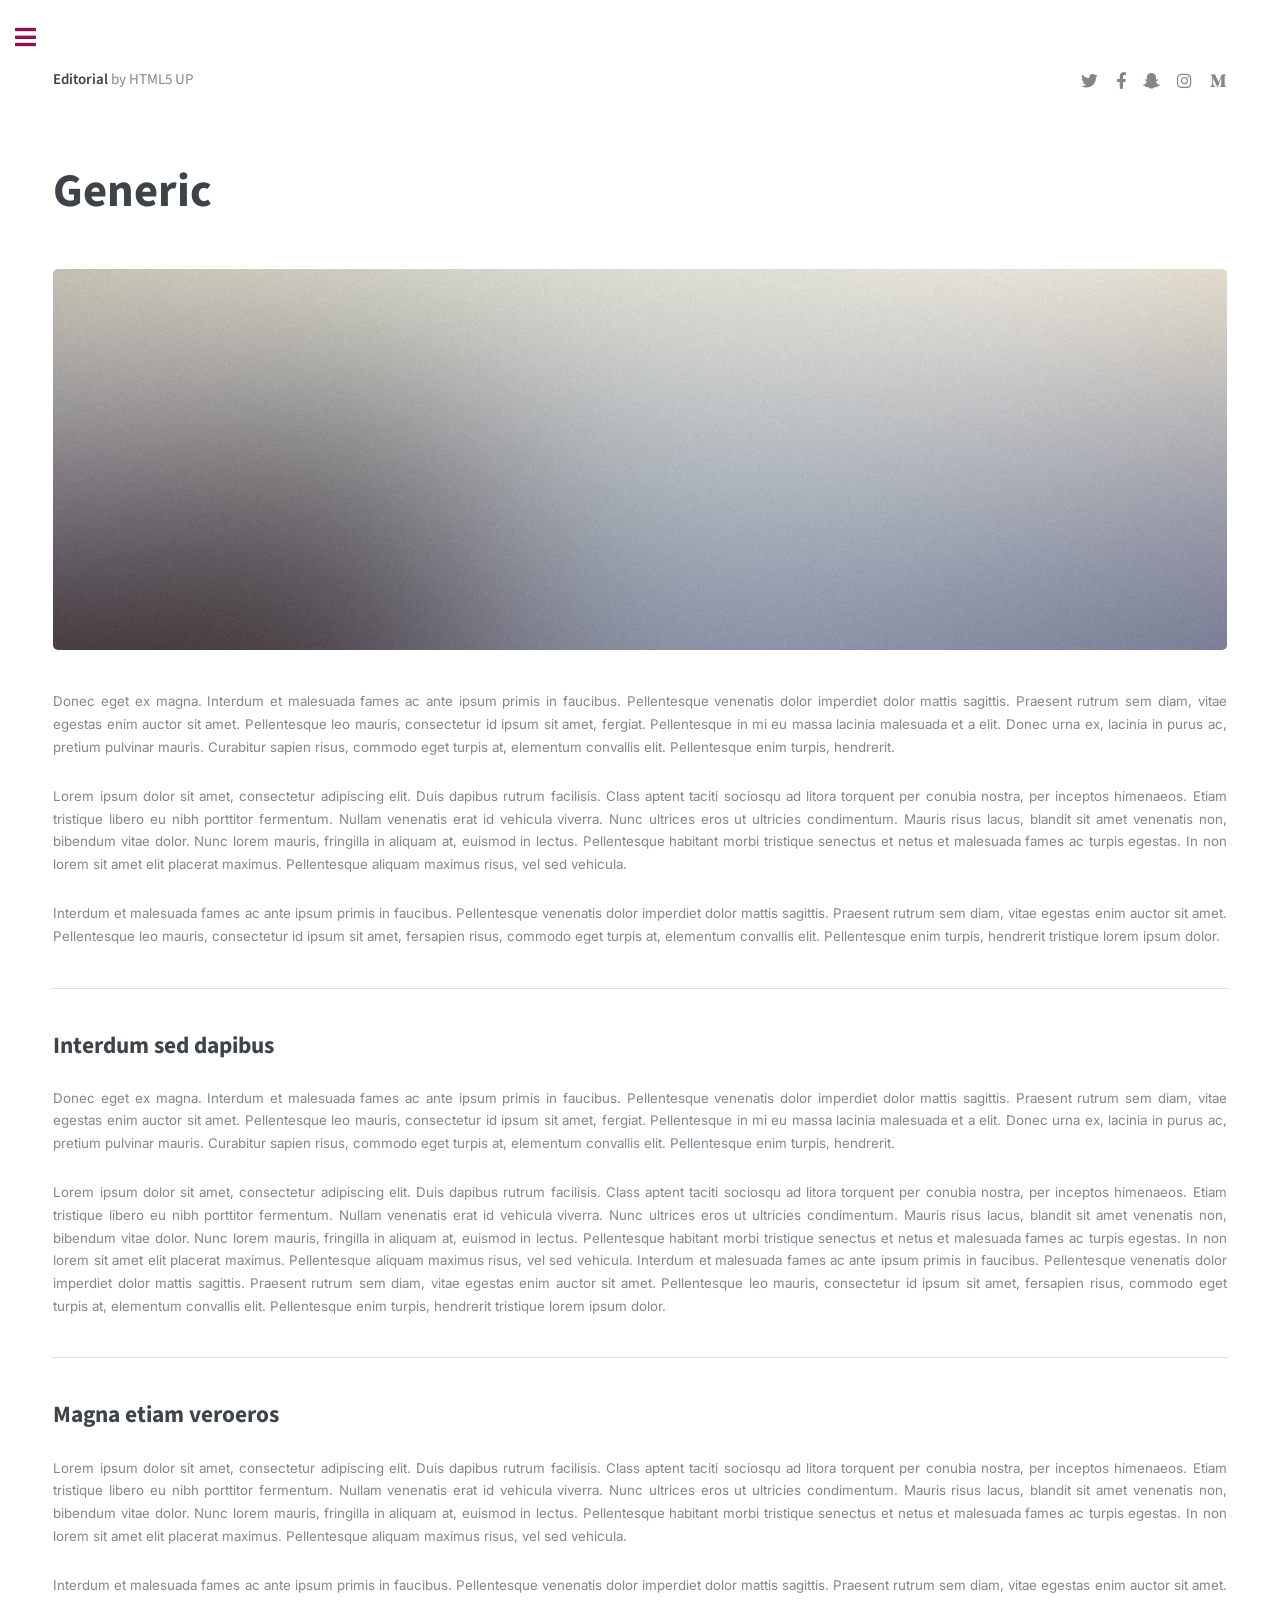
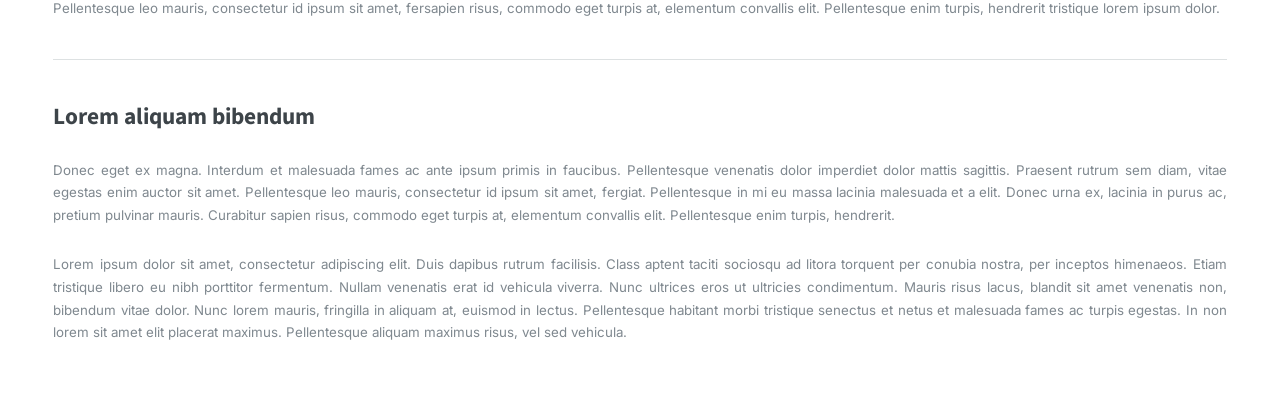
<file: generic.html>
<!DOCTYPE HTML>
<!--
	Editorial by HTML5 UP
	html5up.net | @ajlkn
	Free for personal and commercial use under the CCA 3.0 license (html5up.net/license)
-->
<html>
	<head>
		<title>Generic - Editorial by HTML5 UP</title>
		<meta charset="utf-8" />
		<meta name="viewport" content="width=device-width, initial-scale=1, user-scalable=no" />
		<link rel="stylesheet" href="assets/css/main.css" />
	</head>
	<body class="is-preload">

		<!-- Wrapper -->
			<div id="wrapper">

				<!-- Main -->
					<div id="main">
						<div class="inner">

							<!-- Header -->
								<header id="header">
									<a href="index.html" class="logo"><strong>Editorial</strong> by HTML5 UP</a>
									<ul class="icons">
										<li><a href="#" class="icon brands fa-twitter"><span class="label">Twitter</span></a></li>
										<li><a href="#" class="icon brands fa-facebook-f"><span class="label">Facebook</span></a></li>
										<li><a href="#" class="icon brands fa-snapchat-ghost"><span class="label">Snapchat</span></a></li>
										<li><a href="#" class="icon brands fa-instagram"><span class="label">Instagram</span></a></li>
										<li><a href="#" class="icon brands fa-medium-m"><span class="label">Medium</span></a></li>
									</ul>
								</header>

							<!-- Content -->
								<section>
									<header class="main">
										<h1>Generic</h1>
									</header>

									<span class="image main"><img src="images/pic11.jpg" alt="" /></span>

									<p>Donec eget ex magna. Interdum et malesuada fames ac ante ipsum primis in faucibus. Pellentesque venenatis dolor imperdiet dolor mattis sagittis. Praesent rutrum sem diam, vitae egestas enim auctor sit amet. Pellentesque leo mauris, consectetur id ipsum sit amet, fergiat. Pellentesque in mi eu massa lacinia malesuada et a elit. Donec urna ex, lacinia in purus ac, pretium pulvinar mauris. Curabitur sapien risus, commodo eget turpis at, elementum convallis elit. Pellentesque enim turpis, hendrerit.</p>
									<p>Lorem ipsum dolor sit amet, consectetur adipiscing elit. Duis dapibus rutrum facilisis. Class aptent taciti sociosqu ad litora torquent per conubia nostra, per inceptos himenaeos. Etiam tristique libero eu nibh porttitor fermentum. Nullam venenatis erat id vehicula viverra. Nunc ultrices eros ut ultricies condimentum. Mauris risus lacus, blandit sit amet venenatis non, bibendum vitae dolor. Nunc lorem mauris, fringilla in aliquam at, euismod in lectus. Pellentesque habitant morbi tristique senectus et netus et malesuada fames ac turpis egestas. In non lorem sit amet elit placerat maximus. Pellentesque aliquam maximus risus, vel sed vehicula.</p>
									<p>Interdum et malesuada fames ac ante ipsum primis in faucibus. Pellentesque venenatis dolor imperdiet dolor mattis sagittis. Praesent rutrum sem diam, vitae egestas enim auctor sit amet. Pellentesque leo mauris, consectetur id ipsum sit amet, fersapien risus, commodo eget turpis at, elementum convallis elit. Pellentesque enim turpis, hendrerit tristique lorem ipsum dolor.</p>

									<hr class="major" />

									<h2>Interdum sed dapibus</h2>
									<p>Donec eget ex magna. Interdum et malesuada fames ac ante ipsum primis in faucibus. Pellentesque venenatis dolor imperdiet dolor mattis sagittis. Praesent rutrum sem diam, vitae egestas enim auctor sit amet. Pellentesque leo mauris, consectetur id ipsum sit amet, fergiat. Pellentesque in mi eu massa lacinia malesuada et a elit. Donec urna ex, lacinia in purus ac, pretium pulvinar mauris. Curabitur sapien risus, commodo eget turpis at, elementum convallis elit. Pellentesque enim turpis, hendrerit.</p>
									<p>Lorem ipsum dolor sit amet, consectetur adipiscing elit. Duis dapibus rutrum facilisis. Class aptent taciti sociosqu ad litora torquent per conubia nostra, per inceptos himenaeos. Etiam tristique libero eu nibh porttitor fermentum. Nullam venenatis erat id vehicula viverra. Nunc ultrices eros ut ultricies condimentum. Mauris risus lacus, blandit sit amet venenatis non, bibendum vitae dolor. Nunc lorem mauris, fringilla in aliquam at, euismod in lectus. Pellentesque habitant morbi tristique senectus et netus et malesuada fames ac turpis egestas. In non lorem sit amet elit placerat maximus. Pellentesque aliquam maximus risus, vel sed vehicula. Interdum et malesuada fames ac ante ipsum primis in faucibus. Pellentesque venenatis dolor imperdiet dolor mattis sagittis. Praesent rutrum sem diam, vitae egestas enim auctor sit amet. Pellentesque leo mauris, consectetur id ipsum sit amet, fersapien risus, commodo eget turpis at, elementum convallis elit. Pellentesque enim turpis, hendrerit tristique lorem ipsum dolor.</p>

									<hr class="major" />

									<h2>Magna etiam veroeros</h2>
									<p>Lorem ipsum dolor sit amet, consectetur adipiscing elit. Duis dapibus rutrum facilisis. Class aptent taciti sociosqu ad litora torquent per conubia nostra, per inceptos himenaeos. Etiam tristique libero eu nibh porttitor fermentum. Nullam venenatis erat id vehicula viverra. Nunc ultrices eros ut ultricies condimentum. Mauris risus lacus, blandit sit amet venenatis non, bibendum vitae dolor. Nunc lorem mauris, fringilla in aliquam at, euismod in lectus. Pellentesque habitant morbi tristique senectus et netus et malesuada fames ac turpis egestas. In non lorem sit amet elit placerat maximus. Pellentesque aliquam maximus risus, vel sed vehicula.</p>
									<p>Interdum et malesuada fames ac ante ipsum primis in faucibus. Pellentesque venenatis dolor imperdiet dolor mattis sagittis. Praesent rutrum sem diam, vitae egestas enim auctor sit amet. Pellentesque leo mauris, consectetur id ipsum sit amet, fersapien risus, commodo eget turpis at, elementum convallis elit. Pellentesque enim turpis, hendrerit tristique lorem ipsum dolor.</p>

									<hr class="major" />

									<h2>Lorem aliquam bibendum</h2>
									<p>Donec eget ex magna. Interdum et malesuada fames ac ante ipsum primis in faucibus. Pellentesque venenatis dolor imperdiet dolor mattis sagittis. Praesent rutrum sem diam, vitae egestas enim auctor sit amet. Pellentesque leo mauris, consectetur id ipsum sit amet, fergiat. Pellentesque in mi eu massa lacinia malesuada et a elit. Donec urna ex, lacinia in purus ac, pretium pulvinar mauris. Curabitur sapien risus, commodo eget turpis at, elementum convallis elit. Pellentesque enim turpis, hendrerit.</p>
									<p>Lorem ipsum dolor sit amet, consectetur adipiscing elit. Duis dapibus rutrum facilisis. Class aptent taciti sociosqu ad litora torquent per conubia nostra, per inceptos himenaeos. Etiam tristique libero eu nibh porttitor fermentum. Nullam venenatis erat id vehicula viverra. Nunc ultrices eros ut ultricies condimentum. Mauris risus lacus, blandit sit amet venenatis non, bibendum vitae dolor. Nunc lorem mauris, fringilla in aliquam at, euismod in lectus. Pellentesque habitant morbi tristique senectus et netus et malesuada fames ac turpis egestas. In non lorem sit amet elit placerat maximus. Pellentesque aliquam maximus risus, vel sed vehicula.</p>

								</section>

						</div>
					</div>

				<!-- Sidebar -->
					<div id="sidebar">
						<div class="inner">

							<!-- Search -->
								<section id="search" class="alt">
									<form method="post" action="#">
										<input type="text" name="query" id="query" placeholder="Search" />
									</form>
								</section>

							<!-- Menu -->
								<nav id="menu">
									<header class="major">
										<h2>Menu</h2>
									</header>
									<ul>
										<li><a href="index.html">Homepage</a></li>
										<li><a href="generic.html">Generic</a></li>
										<li><a href="elements.html">Elements</a></li>
										<li>
											<span class="opener">Submenu</span>
											<ul>
												<li><a href="#">Lorem Dolor</a></li>
												<li><a href="#">Ipsum Adipiscing</a></li>
												<li><a href="#">Tempus Magna</a></li>
												<li><a href="#">Feugiat Veroeros</a></li>
											</ul>
										</li>
										<li><a href="#">Etiam Dolore</a></li>
										<li><a href="#">Adipiscing</a></li>
										<li>
											<span class="opener">Another Submenu</span>
											<ul>
												<li><a href="#">Lorem Dolor</a></li>
												<li><a href="#">Ipsum Adipiscing</a></li>
												<li><a href="#">Tempus Magna</a></li>
												<li><a href="#">Feugiat Veroeros</a></li>
											</ul>
										</li>
										<li><a href="#">Maximus Erat</a></li>
										<li><a href="#">Sapien Mauris</a></li>
										<li><a href="#">Amet Lacinia</a></li>
									</ul>
								</nav>

							<!-- Section -->
								<section>
									<header class="major">
										<h2>Ante interdum</h2>
									</header>
									<div class="mini-posts">
										<article>
											<a href="#" class="image"><img src="images/pic07.jpg" alt="" /></a>
											<p>Aenean ornare velit lacus, ac varius enim lorem ullamcorper dolore aliquam.</p>
										</article>
										<article>
											<a href="#" class="image"><img src="images/pic08.jpg" alt="" /></a>
											<p>Aenean ornare velit lacus, ac varius enim lorem ullamcorper dolore aliquam.</p>
										</article>
										<article>
											<a href="#" class="image"><img src="images/pic09.jpg" alt="" /></a>
											<p>Aenean ornare velit lacus, ac varius enim lorem ullamcorper dolore aliquam.</p>
										</article>
									</div>
									<ul class="actions">
										<li><a href="#" class="button">More</a></li>
									</ul>
								</section>

							<!-- Section -->
								<section>
									<header class="major">
										<h2>Get in touch</h2>
									</header>
									<p>Sed varius enim lorem ullamcorper dolore aliquam aenean ornare velit lacus, ac varius enim lorem ullamcorper dolore. Proin sed aliquam facilisis ante interdum. Sed nulla amet lorem feugiat tempus aliquam.</p>
									<ul class="contact">
										<li class="icon solid fa-envelope"><a href="#">information@untitled.tld</a></li>
										<li class="icon solid fa-phone">(000) 000-0000</li>
										<li class="icon solid fa-home">1234 Somewhere Road #8254<br />
										Nashville, TN 00000-0000</li>
									</ul>
								</section>

							<!-- Footer -->
								<footer id="footer">
									<p class="copyright">&copy; Untitled. All rights reserved. Demo Images: <a href="https://unsplash.com">Unsplash</a>. Design: <a href="https://html5up.net">HTML5 UP</a>.</p>
								</footer>

						</div>
					</div>

			</div>

		<!-- Scripts -->
			<script src="assets/js/jquery.min.js"></script>
			<script src="assets/js/browser.min.js"></script>
			<script src="assets/js/breakpoints.min.js"></script>
			<script src="assets/js/util.js"></script>
			<script src="assets/js/main.js"></script>

	</body>
</html>
</file>
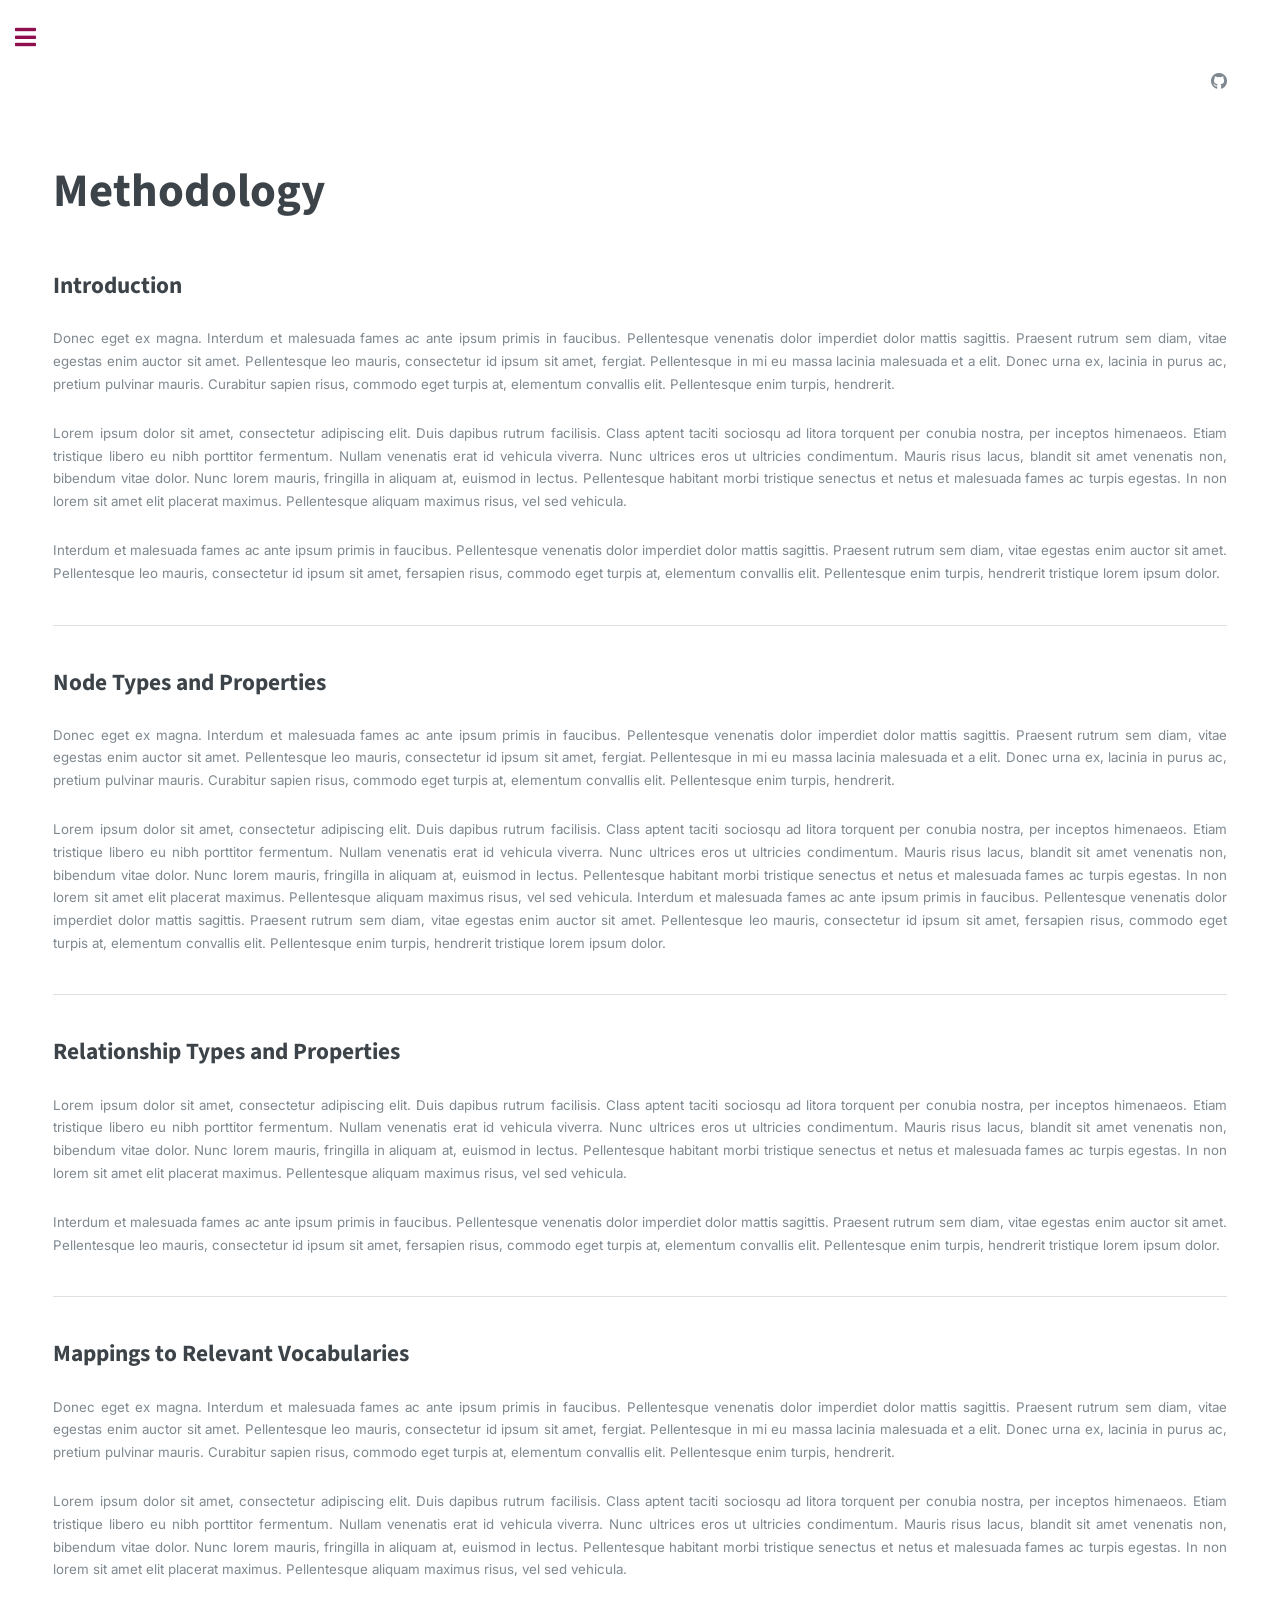
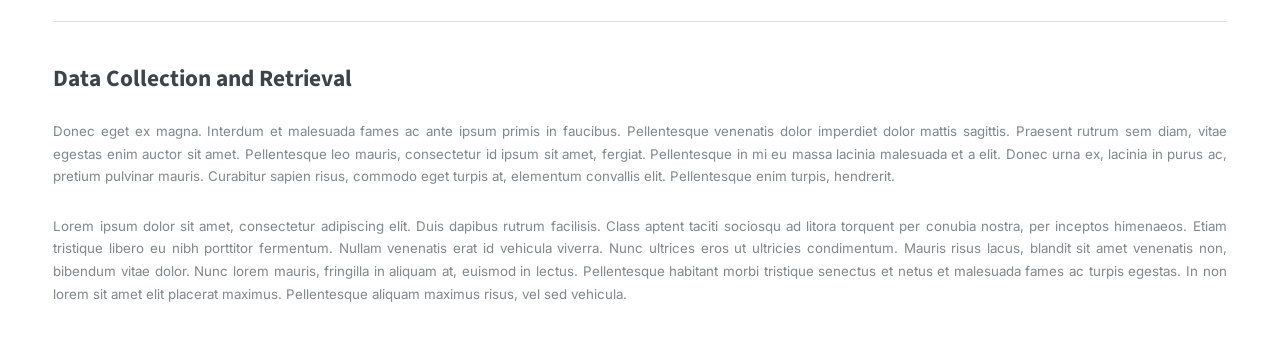
<file: methodology.html>
<!DOCTYPE HTML>
<!--
	Editorial by HTML5 UP
	html5up.net | @ajlkn
	Free for personal and commercial use under the CCA 3.0 license (html5up.net/license)
-->
<html>
	<head>
		<title>Methodology</title>
		<meta charset="utf-8" />
		<meta name="viewport" content="width=device-width, initial-scale=1, user-scalable=no" />
		<link rel="stylesheet" href="assets/css/main.css" />
	</head>
	<body class="is-preload">

		<!-- Wrapper -->
			<div id="wrapper">

				<!-- Main -->
					<div id="main">
						<div class="inner">

							<!-- Header -->
								<header id="header">
									<ul class="icons">
										<li><a href="https://github.com/ariadne28/inside-lis-project" target="_blank" class="icon brands fa-github"><span class="label">Github</span></a></li>
									</ul>
								</header>

							<!-- Content -->
								<section>
									<header class="main">
										<h1>Methodology</h1>
									</header>

									<!--<span class="image main"><img src="images/pic11.jpg" alt="" /></span> -->
									<h2>Introduction</h2>
									<p>Donec eget ex magna. Interdum et malesuada fames ac ante ipsum primis in faucibus. Pellentesque venenatis dolor imperdiet dolor mattis sagittis. Praesent rutrum sem diam, vitae egestas enim auctor sit amet. Pellentesque leo mauris, consectetur id ipsum sit amet, fergiat. Pellentesque in mi eu massa lacinia malesuada et a elit. Donec urna ex, lacinia in purus ac, pretium pulvinar mauris. Curabitur sapien risus, commodo eget turpis at, elementum convallis elit. Pellentesque enim turpis, hendrerit.</p>
									<p>Lorem ipsum dolor sit amet, consectetur adipiscing elit. Duis dapibus rutrum facilisis. Class aptent taciti sociosqu ad litora torquent per conubia nostra, per inceptos himenaeos. Etiam tristique libero eu nibh porttitor fermentum. Nullam venenatis erat id vehicula viverra. Nunc ultrices eros ut ultricies condimentum. Mauris risus lacus, blandit sit amet venenatis non, bibendum vitae dolor. Nunc lorem mauris, fringilla in aliquam at, euismod in lectus. Pellentesque habitant morbi tristique senectus et netus et malesuada fames ac turpis egestas. In non lorem sit amet elit placerat maximus. Pellentesque aliquam maximus risus, vel sed vehicula.</p>
									<p>Interdum et malesuada fames ac ante ipsum primis in faucibus. Pellentesque venenatis dolor imperdiet dolor mattis sagittis. Praesent rutrum sem diam, vitae egestas enim auctor sit amet. Pellentesque leo mauris, consectetur id ipsum sit amet, fersapien risus, commodo eget turpis at, elementum convallis elit. Pellentesque enim turpis, hendrerit tristique lorem ipsum dolor.</p>

									<hr class="major" />

									<h2>Node Types and Properties</h2>
									<p>Donec eget ex magna. Interdum et malesuada fames ac ante ipsum primis in faucibus. Pellentesque venenatis dolor imperdiet dolor mattis sagittis. Praesent rutrum sem diam, vitae egestas enim auctor sit amet. Pellentesque leo mauris, consectetur id ipsum sit amet, fergiat. Pellentesque in mi eu massa lacinia malesuada et a elit. Donec urna ex, lacinia in purus ac, pretium pulvinar mauris. Curabitur sapien risus, commodo eget turpis at, elementum convallis elit. Pellentesque enim turpis, hendrerit.</p>
									<p>Lorem ipsum dolor sit amet, consectetur adipiscing elit. Duis dapibus rutrum facilisis. Class aptent taciti sociosqu ad litora torquent per conubia nostra, per inceptos himenaeos. Etiam tristique libero eu nibh porttitor fermentum. Nullam venenatis erat id vehicula viverra. Nunc ultrices eros ut ultricies condimentum. Mauris risus lacus, blandit sit amet venenatis non, bibendum vitae dolor. Nunc lorem mauris, fringilla in aliquam at, euismod in lectus. Pellentesque habitant morbi tristique senectus et netus et malesuada fames ac turpis egestas. In non lorem sit amet elit placerat maximus. Pellentesque aliquam maximus risus, vel sed vehicula. Interdum et malesuada fames ac ante ipsum primis in faucibus. Pellentesque venenatis dolor imperdiet dolor mattis sagittis. Praesent rutrum sem diam, vitae egestas enim auctor sit amet. Pellentesque leo mauris, consectetur id ipsum sit amet, fersapien risus, commodo eget turpis at, elementum convallis elit. Pellentesque enim turpis, hendrerit tristique lorem ipsum dolor.</p>

									<hr class="major" />

									<h2>Relationship Types and Properties</h2>
									<p>Lorem ipsum dolor sit amet, consectetur adipiscing elit. Duis dapibus rutrum facilisis. Class aptent taciti sociosqu ad litora torquent per conubia nostra, per inceptos himenaeos. Etiam tristique libero eu nibh porttitor fermentum. Nullam venenatis erat id vehicula viverra. Nunc ultrices eros ut ultricies condimentum. Mauris risus lacus, blandit sit amet venenatis non, bibendum vitae dolor. Nunc lorem mauris, fringilla in aliquam at, euismod in lectus. Pellentesque habitant morbi tristique senectus et netus et malesuada fames ac turpis egestas. In non lorem sit amet elit placerat maximus. Pellentesque aliquam maximus risus, vel sed vehicula.</p>
									<p>Interdum et malesuada fames ac ante ipsum primis in faucibus. Pellentesque venenatis dolor imperdiet dolor mattis sagittis. Praesent rutrum sem diam, vitae egestas enim auctor sit amet. Pellentesque leo mauris, consectetur id ipsum sit amet, fersapien risus, commodo eget turpis at, elementum convallis elit. Pellentesque enim turpis, hendrerit tristique lorem ipsum dolor.</p>

									<hr class="major" />
									<h2>Mappings to Relevant Vocabularies</h2>
									<p>Donec eget ex magna. Interdum et malesuada fames ac ante ipsum primis in faucibus. Pellentesque venenatis dolor imperdiet dolor mattis sagittis. Praesent rutrum sem diam, vitae egestas enim auctor sit amet. Pellentesque leo mauris, consectetur id ipsum sit amet, fergiat. Pellentesque in mi eu massa lacinia malesuada et a elit. Donec urna ex, lacinia in purus ac, pretium pulvinar mauris. Curabitur sapien risus, commodo eget turpis at, elementum convallis elit. Pellentesque enim turpis, hendrerit.</p>
									<p>Lorem ipsum dolor sit amet, consectetur adipiscing elit. Duis dapibus rutrum facilisis. Class aptent taciti sociosqu ad litora torquent per conubia nostra, per inceptos himenaeos. Etiam tristique libero eu nibh porttitor fermentum. Nullam venenatis erat id vehicula viverra. Nunc ultrices eros ut ultricies condimentum. Mauris risus lacus, blandit sit amet venenatis non, bibendum vitae dolor. Nunc lorem mauris, fringilla in aliquam at, euismod in lectus. Pellentesque habitant morbi tristique senectus et netus et malesuada fames ac turpis egestas. In non lorem sit amet elit placerat maximus. Pellentesque aliquam maximus risus, vel sed vehicula.</p>

									<hr class="major" />

									<h2>Data Collection and Retrieval</h2>
									<p>Donec eget ex magna. Interdum et malesuada fames ac ante ipsum primis in faucibus. Pellentesque venenatis dolor imperdiet dolor mattis sagittis. Praesent rutrum sem diam, vitae egestas enim auctor sit amet. Pellentesque leo mauris, consectetur id ipsum sit amet, fergiat. Pellentesque in mi eu massa lacinia malesuada et a elit. Donec urna ex, lacinia in purus ac, pretium pulvinar mauris. Curabitur sapien risus, commodo eget turpis at, elementum convallis elit. Pellentesque enim turpis, hendrerit.</p>
									<p>Lorem ipsum dolor sit amet, consectetur adipiscing elit. Duis dapibus rutrum facilisis. Class aptent taciti sociosqu ad litora torquent per conubia nostra, per inceptos himenaeos. Etiam tristique libero eu nibh porttitor fermentum. Nullam venenatis erat id vehicula viverra. Nunc ultrices eros ut ultricies condimentum. Mauris risus lacus, blandit sit amet venenatis non, bibendum vitae dolor. Nunc lorem mauris, fringilla in aliquam at, euismod in lectus. Pellentesque habitant morbi tristique senectus et netus et malesuada fames ac turpis egestas. In non lorem sit amet elit placerat maximus. Pellentesque aliquam maximus risus, vel sed vehicula.</p>

								</section>

						</div>
					</div>

				<!-- Sidebar -->
					<div id="sidebar">
						<div class="inner">

							<!-- Search -->
								<section id="search" class="alt">
									<form method="post" action="#">
										<input type="text" name="query" id="query" placeholder="Search" />
									</form>
								</section>

														<!-- Menu -->
														<nav id="menu">
															<header class="major">
																<h2>About</h2>
															</header>
															<ul>
																<li><a href="index.html">Homepage</a></li>
																<li><a href="methodology.html">Methodology</a></li>
																<li><a href="queryresults.html">Queries & Results</a></li>
																<li>
																	<span class="opener">Content</span>
																	<ul>
																		<li><a href="nodes.html">Nodes</a></li>
																		<li><a href="relationships.html">Relationships</a></li>
																	</ul>
																</li>
																<li><a href="survey.html">User Evaluation</a></li>
															</ul>
														</nav>
						
													<!-- Section -->
														<section>
															<header class="major">
																<h2>Contact</h2>
															</header>
															<p>For further information, write to:</p>
															<ul class="contact">
																<li class="icon solid fa-envelope"><a href="mailto:ariannadenitto6@gmail.com?subject=Inside%20Life%20Is%20Strange%20Project">ariannadenitto6@gmail.com</a></li>
															</ul>
														</section>

							<!-- Footer -->
							<footer id="footer">
								<p class="copyright">&copy; Arianna Denitto. All rights reserved. <a href="https://github.com/ariadne28/inside-lis-project" target="_blank" class="icon brands fa-github"><span class="label">Github</span></a> <p class="copyright">Design: <a href="https://html5up.net">HTML5 UP</a>.</p>
							</footer>

						</div>
					</div>

			</div>

		<!-- Scripts -->
			<script src="assets/js/jquery.min.js"></script>
			<script src="assets/js/browser.min.js"></script>
			<script src="assets/js/breakpoints.min.js"></script>
			<script src="assets/js/util.js"></script>
			<script src="assets/js/main.js"></script>

	</body>
</html>
</file>
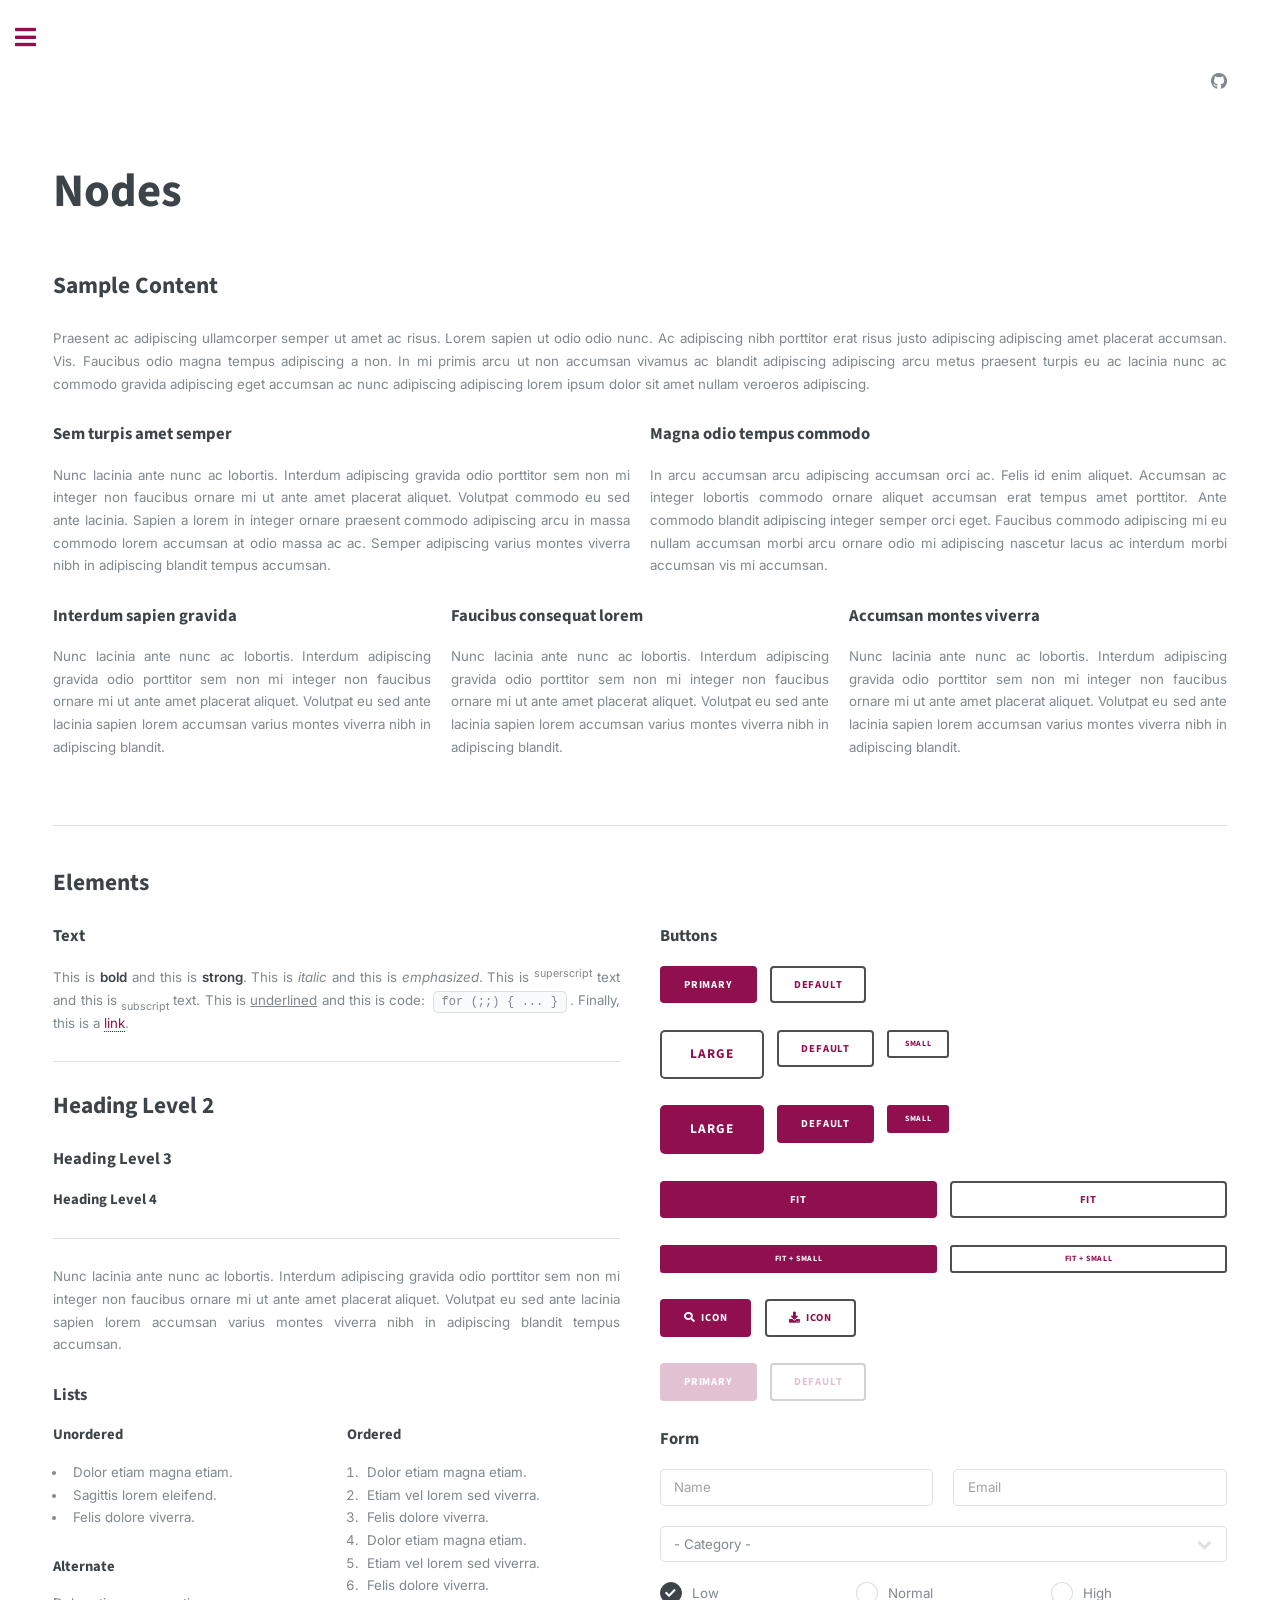
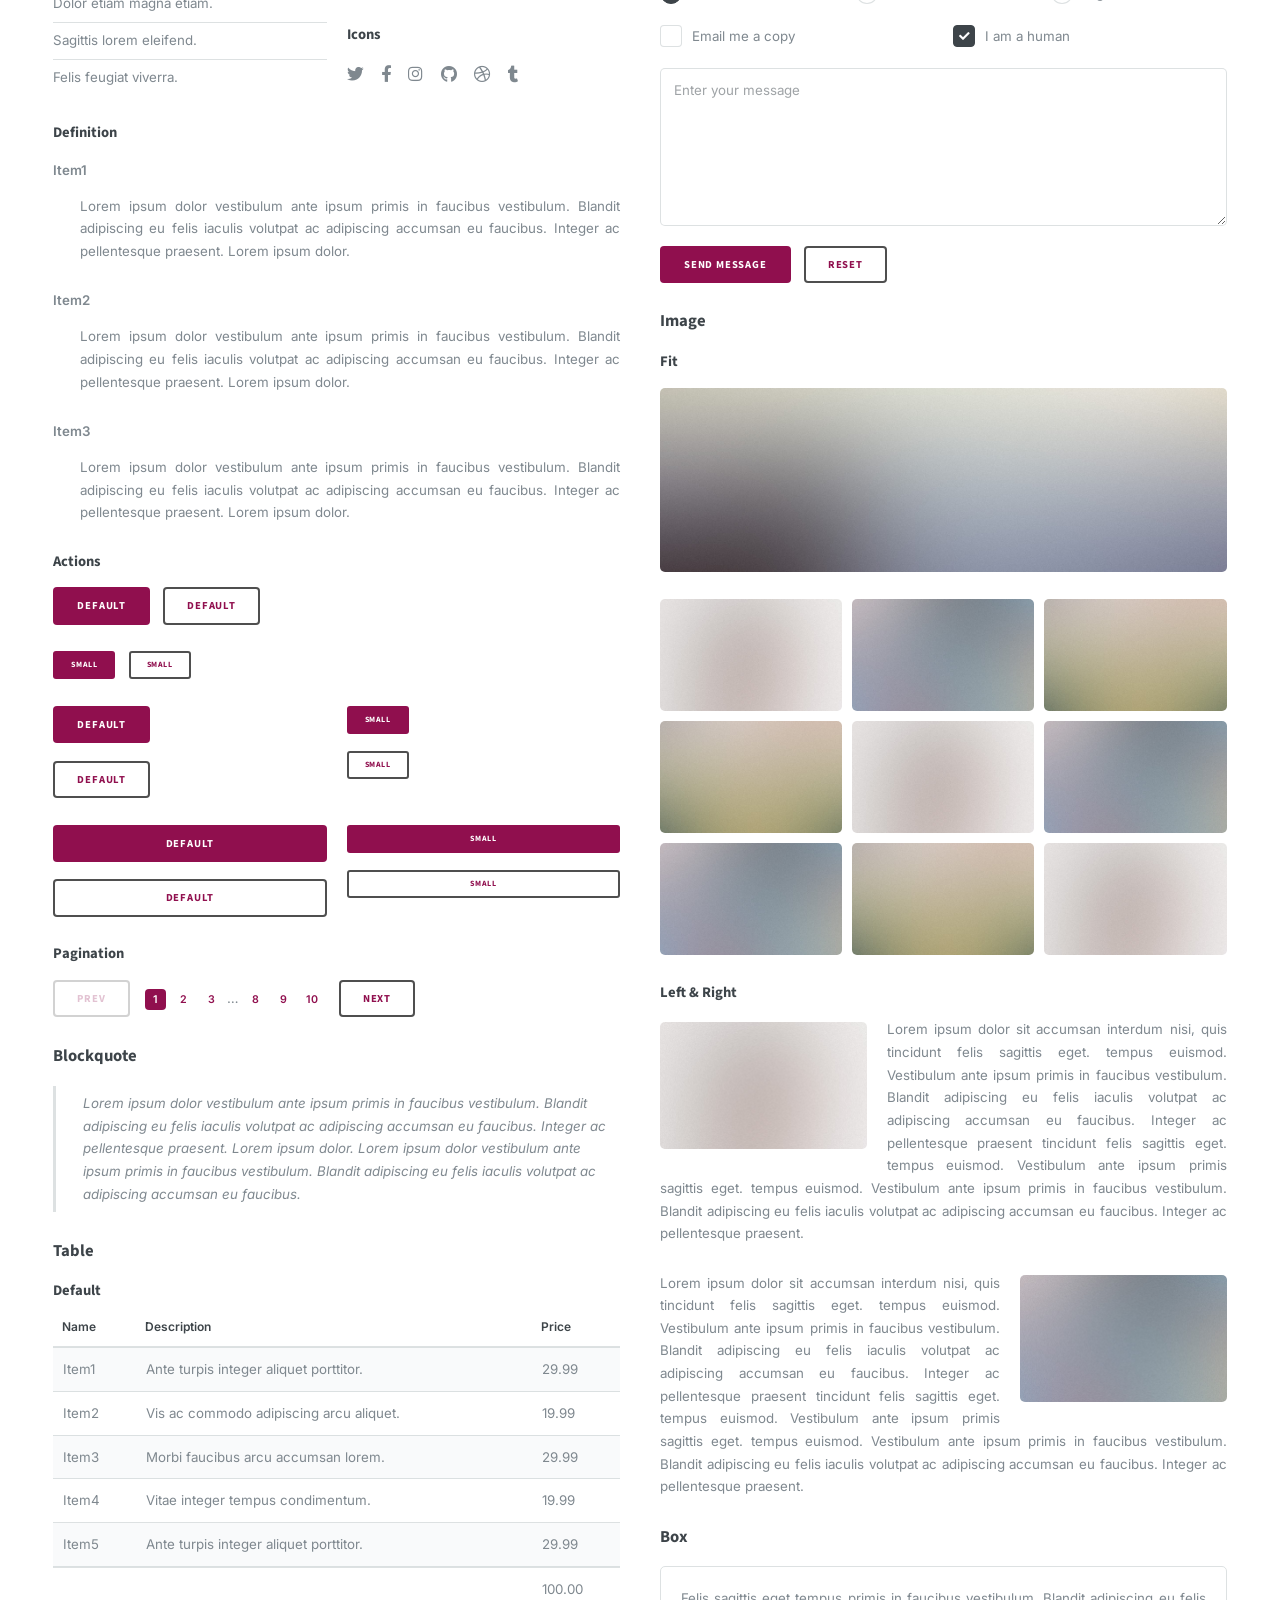
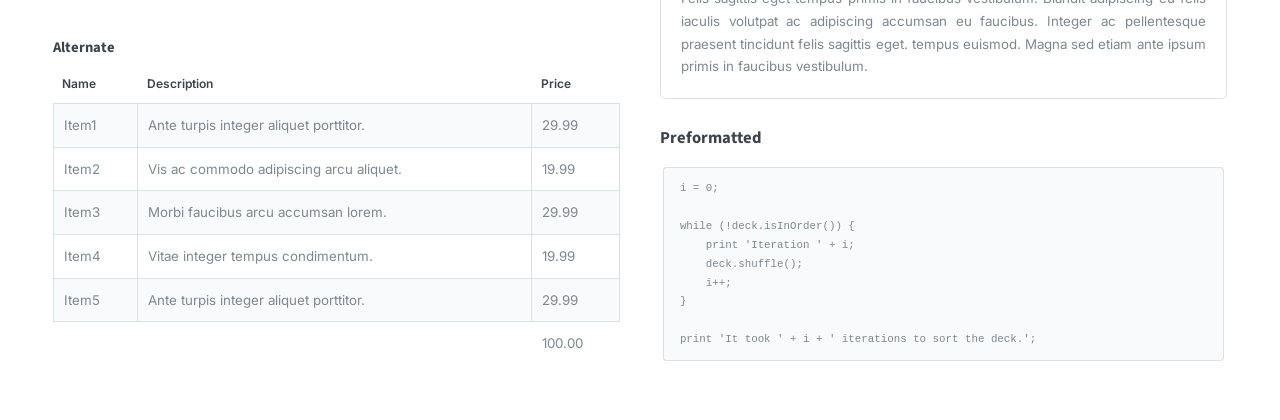
<file: nodes.html>
<!DOCTYPE HTML>
<!--
	Editorial by HTML5 UP
	html5up.net | @ajlkn
	Free for personal and commercial use under the CCA 3.0 license (html5up.net/license)
-->
<html>
	<head>
		<title>Nodes</title>
		<meta charset="utf-8" />
		<meta name="viewport" content="width=device-width, initial-scale=1, user-scalable=no" />
		<link rel="stylesheet" href="assets/css/main.css" />
	</head>
	<body class="is-preload">

		<!-- Wrapper -->
			<div id="wrapper">

				<!-- Main -->
					<div id="main">
						<div class="inner">

							<!-- Header -->
								<header id="header">
									<ul class="icons">
										<li><a href="https://github.com/ariadne28/inside-lis-project" target="_blank" class="icon brands fa-github"><span class="label">Github</span></a></li>
									</ul>
								</header>

							<!-- Content -->
								<section>
									<header class="main">
										<h1>Nodes</h1>
									</header>

									<!-- Content -->
										<h2 id="content">Sample Content</h2>
										<p>Praesent ac adipiscing ullamcorper semper ut amet ac risus. Lorem sapien ut odio odio nunc. Ac adipiscing nibh porttitor erat risus justo adipiscing adipiscing amet placerat accumsan. Vis. Faucibus odio magna tempus adipiscing a non. In mi primis arcu ut non accumsan vivamus ac blandit adipiscing adipiscing arcu metus praesent turpis eu ac lacinia nunc ac commodo gravida adipiscing eget accumsan ac nunc adipiscing adipiscing lorem ipsum dolor sit amet nullam veroeros adipiscing.</p>
										<div class="row">
											<div class="col-6 col-12-small">
												<h3>Sem turpis amet semper</h3>
												<p>Nunc lacinia ante nunc ac lobortis. Interdum adipiscing gravida odio porttitor sem non mi integer non faucibus ornare mi ut ante amet placerat aliquet. Volutpat commodo eu sed ante lacinia. Sapien a lorem in integer ornare praesent commodo adipiscing arcu in massa commodo lorem accumsan at odio massa ac ac. Semper adipiscing varius montes viverra nibh in adipiscing blandit tempus accumsan.</p>
											</div>
											<div class="col-6 col-12-small">
												<h3>Magna odio tempus commodo</h3>
												<p>In arcu accumsan arcu adipiscing accumsan orci ac. Felis id enim aliquet. Accumsan ac integer lobortis commodo ornare aliquet accumsan erat tempus amet porttitor. Ante commodo blandit adipiscing integer semper orci eget. Faucibus commodo adipiscing mi eu nullam accumsan morbi arcu ornare odio mi adipiscing nascetur lacus ac interdum morbi accumsan vis mi accumsan.</p>
											</div>
											<!-- Break -->
											<div class="col-4 col-12-medium">
												<h3>Interdum sapien gravida</h3>
												<p>Nunc lacinia ante nunc ac lobortis. Interdum adipiscing gravida odio porttitor sem non mi integer non faucibus ornare mi ut ante amet placerat aliquet. Volutpat eu sed ante lacinia sapien lorem accumsan varius montes viverra nibh in adipiscing blandit.</p>
											</div>
											<div class="col-4 col-12-medium">
												<h3>Faucibus consequat lorem</h3>
												<p>Nunc lacinia ante nunc ac lobortis. Interdum adipiscing gravida odio porttitor sem non mi integer non faucibus ornare mi ut ante amet placerat aliquet. Volutpat eu sed ante lacinia sapien lorem accumsan varius montes viverra nibh in adipiscing blandit.</p>
											</div>
											<div class="col-4 col-12-medium">
												<h3>Accumsan montes viverra</h3>
												<p>Nunc lacinia ante nunc ac lobortis. Interdum adipiscing gravida odio porttitor sem non mi integer non faucibus ornare mi ut ante amet placerat aliquet. Volutpat eu sed ante lacinia sapien lorem accumsan varius montes viverra nibh in adipiscing blandit.</p>
											</div>
										</div>

									<hr class="major" />

									<!-- Elements -->
										<h2 id="elements">Elements</h2>
										<div class="row gtr-200">
											<div class="col-6 col-12-medium">

												<!-- Text stuff -->
													<h3>Text</h3>
													<p>This is <b>bold</b> and this is <strong>strong</strong>. This is <i>italic</i> and this is <em>emphasized</em>.
													This is <sup>superscript</sup> text and this is <sub>subscript</sub> text.
													This is <u>underlined</u> and this is code: <code>for (;;) { ... }</code>.
													Finally, this is a <a href="#">link</a>.</p>
													<hr />
													<h2>Heading Level 2</h2>
													<h3>Heading Level 3</h3>
													<h4>Heading Level 4</h4>
													<hr />
													<p>Nunc lacinia ante nunc ac lobortis. Interdum adipiscing gravida odio porttitor sem non mi integer non faucibus ornare mi ut ante amet placerat aliquet. Volutpat eu sed ante lacinia sapien lorem accumsan varius montes viverra nibh in adipiscing blandit tempus accumsan.</p>

												<!-- Lists -->
													<h3>Lists</h3>
													<div class="row">
														<div class="col-6 col-12-small">

															<h4>Unordered</h4>
															<ul>
																<li>Dolor etiam magna etiam.</li>
																<li>Sagittis lorem eleifend.</li>
																<li>Felis dolore viverra.</li>
															</ul>

															<h4>Alternate</h4>
															<ul class="alt">
																<li>Dolor etiam magna etiam.</li>
																<li>Sagittis lorem eleifend.</li>
																<li>Felis feugiat viverra.</li>
															</ul>

														</div>
														<div class="col-6 col-12-small">

															<h4>Ordered</h4>
															<ol>
																<li>Dolor etiam magna etiam.</li>
																<li>Etiam vel lorem sed viverra.</li>
																<li>Felis dolore viverra.</li>
																<li>Dolor etiam magna etiam.</li>
																<li>Etiam vel lorem sed viverra.</li>
																<li>Felis dolore viverra.</li>
															</ol>

															<h4>Icons</h4>
															<ul class="icons">
																<li><a href="#" class="icon brands fa-twitter"><span class="label">Twitter</span></a></li>
																<li><a href="#" class="icon brands fa-facebook-f"><span class="label">Facebook</span></a></li>
																<li><a href="#" class="icon brands fa-instagram"><span class="label">Instagram</span></a></li>
																<li><a href="#" class="icon brands fa-github"><span class="label">Github</span></a></li>
																<li><a href="#" class="icon brands fa-dribbble"><span class="label">Dribbble</span></a></li>
																<li><a href="#" class="icon brands fa-tumblr"><span class="label">Tumblr</span></a></li>
															</ul>

														</div>
													</div>
													<h4>Definition</h4>
													<dl>
														<dt>Item1</dt>
														<dd>
															<p>Lorem ipsum dolor vestibulum ante ipsum primis in faucibus vestibulum. Blandit adipiscing eu felis iaculis volutpat ac adipiscing accumsan eu faucibus. Integer ac pellentesque praesent. Lorem ipsum dolor.</p>
														</dd>
														<dt>Item2</dt>
														<dd>
															<p>Lorem ipsum dolor vestibulum ante ipsum primis in faucibus vestibulum. Blandit adipiscing eu felis iaculis volutpat ac adipiscing accumsan eu faucibus. Integer ac pellentesque praesent. Lorem ipsum dolor.</p>
														</dd>
														<dt>Item3</dt>
														<dd>
															<p>Lorem ipsum dolor vestibulum ante ipsum primis in faucibus vestibulum. Blandit adipiscing eu felis iaculis volutpat ac adipiscing accumsan eu faucibus. Integer ac pellentesque praesent. Lorem ipsum dolor.</p>
														</dd>
													</dl>

													<h4>Actions</h4>
													<ul class="actions">
														<li><a href="#" class="button primary">Default</a></li>
														<li><a href="#" class="button">Default</a></li>
													</ul>
													<ul class="actions small">
														<li><a href="#" class="button primary small">Small</a></li>
														<li><a href="#" class="button small">Small</a></li>
													</ul>
													<div class="row">
														<div class="col-6 col-12-small">
															<ul class="actions stacked">
																<li><a href="#" class="button primary">Default</a></li>
																<li><a href="#" class="button">Default</a></li>
															</ul>
														</div>
														<div class="col-6 col-12-small">
															<ul class="actions stacked">
																<li><a href="#" class="button primary small">Small</a></li>
																<li><a href="#" class="button small">Small</a></li>
															</ul>
														</div>
														<div class="col-6 col-12-small">
															<ul class="actions stacked">
																<li><a href="#" class="button primary fit">Default</a></li>
																<li><a href="#" class="button fit">Default</a></li>
															</ul>
														</div>
														<div class="col-6 col-12-small">
															<ul class="actions stacked">
																<li><a href="#" class="button primary small fit">Small</a></li>
																<li><a href="#" class="button small fit">Small</a></li>
															</ul>
														</div>
													</div>

													<h4>Pagination</h4>
													<ul class="pagination">
														<li><span class="button disabled">Prev</span></li>
														<li><a href="#" class="page active">1</a></li>
														<li><a href="#" class="page">2</a></li>
														<li><a href="#" class="page">3</a></li>
														<li><span>&hellip;</span></li>
														<li><a href="#" class="page">8</a></li>
														<li><a href="#" class="page">9</a></li>
														<li><a href="#" class="page">10</a></li>
														<li><a href="#" class="button">Next</a></li>
													</ul>

												<!-- Blockquote -->
													<h3>Blockquote</h3>
													<blockquote>Lorem ipsum dolor vestibulum ante ipsum primis in faucibus vestibulum. Blandit adipiscing eu felis iaculis volutpat ac adipiscing accumsan eu faucibus. Integer ac pellentesque praesent. Lorem ipsum dolor. Lorem ipsum dolor vestibulum ante ipsum primis in faucibus vestibulum. Blandit adipiscing eu felis iaculis volutpat ac adipiscing accumsan eu faucibus.</blockquote>

												<!-- Table -->
													<h3>Table</h3>

													<h4>Default</h4>
													<div class="table-wrapper">
														<table>
															<thead>
																<tr>
																	<th>Name</th>
																	<th>Description</th>
																	<th>Price</th>
																</tr>
															</thead>
															<tbody>
																<tr>
																	<td>Item1</td>
																	<td>Ante turpis integer aliquet porttitor.</td>
																	<td>29.99</td>
																</tr>
																<tr>
																	<td>Item2</td>
																	<td>Vis ac commodo adipiscing arcu aliquet.</td>
																	<td>19.99</td>
																</tr>
																<tr>
																	<td>Item3</td>
																	<td> Morbi faucibus arcu accumsan lorem.</td>
																	<td>29.99</td>
																</tr>
																<tr>
																	<td>Item4</td>
																	<td>Vitae integer tempus condimentum.</td>
																	<td>19.99</td>
																</tr>
																<tr>
																	<td>Item5</td>
																	<td>Ante turpis integer aliquet porttitor.</td>
																	<td>29.99</td>
																</tr>
															</tbody>
															<tfoot>
																<tr>
																	<td colspan="2"></td>
																	<td>100.00</td>
																</tr>
															</tfoot>
														</table>
													</div>

													<h4>Alternate</h4>
													<div class="table-wrapper">
														<table class="alt">
															<thead>
																<tr>
																	<th>Name</th>
																	<th>Description</th>
																	<th>Price</th>
																</tr>
															</thead>
															<tbody>
																<tr>
																	<td>Item1</td>
																	<td>Ante turpis integer aliquet porttitor.</td>
																	<td>29.99</td>
																</tr>
																<tr>
																	<td>Item2</td>
																	<td>Vis ac commodo adipiscing arcu aliquet.</td>
																	<td>19.99</td>
																</tr>
																<tr>
																	<td>Item3</td>
																	<td> Morbi faucibus arcu accumsan lorem.</td>
																	<td>29.99</td>
																</tr>
																<tr>
																	<td>Item4</td>
																	<td>Vitae integer tempus condimentum.</td>
																	<td>19.99</td>
																</tr>
																<tr>
																	<td>Item5</td>
																	<td>Ante turpis integer aliquet porttitor.</td>
																	<td>29.99</td>
																</tr>
															</tbody>
															<tfoot>
																<tr>
																	<td colspan="2"></td>
																	<td>100.00</td>
																</tr>
															</tfoot>
														</table>
													</div>

											</div>
											<div class="col-6 col-12-medium">

												<!-- Buttons -->
													<h3>Buttons</h3>
													<ul class="actions">
														<li><a href="#" class="button primary">Primary</a></li>
														<li><a href="#" class="button">Default</a></li>
													</ul>
													<ul class="actions">
														<li><a href="#" class="button large">Large</a></li>
														<li><a href="#" class="button">Default</a></li>
														<li><a href="#" class="button small">Small</a></li>
													</ul>
													<ul class="actions">
														<li><a href="#" class="button primary large">Large</a></li>
														<li><a href="#" class="button primary">Default</a></li>
														<li><a href="#" class="button primary small">Small</a></li>
													</ul>
													<ul class="actions fit">
														<li><a href="#" class="button primary fit">Fit</a></li>
														<li><a href="#" class="button fit">Fit</a></li>
													</ul>
													<ul class="actions fit small">
														<li><a href="#" class="button primary fit small">Fit + Small</a></li>
														<li><a href="#" class="button fit small">Fit + Small</a></li>
													</ul>
													<ul class="actions">
														<li><a href="#" class="button primary icon solid fa-search">Icon</a></li>
														<li><a href="#" class="button icon solid fa-download">Icon</a></li>
													</ul>
													<ul class="actions">
														<li><span class="button primary disabled">Primary</span></li>
														<li><span class="button disabled">Default</span></li>
													</ul>

												<!-- Form -->
													<h3>Form</h3>

													<form method="post" action="#">
														<div class="row gtr-uniform">
															<div class="col-6 col-12-xsmall">
																<input type="text" name="demo-name" id="demo-name" value="" placeholder="Name" />
															</div>
															<div class="col-6 col-12-xsmall">
																<input type="email" name="demo-email" id="demo-email" value="" placeholder="Email" />
															</div>
															<!-- Break -->
															<div class="col-12">
																<select name="demo-category" id="demo-category">
																	<option value="">- Category -</option>
																	<option value="1">Manufacturing</option>
																	<option value="1">Shipping</option>
																	<option value="1">Administration</option>
																	<option value="1">Human Resources</option>
																</select>
															</div>
															<!-- Break -->
															<div class="col-4 col-12-small">
																<input type="radio" id="demo-priority-low" name="demo-priority" checked>
																<label for="demo-priority-low">Low</label>
															</div>
															<div class="col-4 col-12-small">
																<input type="radio" id="demo-priority-normal" name="demo-priority">
																<label for="demo-priority-normal">Normal</label>
															</div>
															<div class="col-4 col-12-small">
																<input type="radio" id="demo-priority-high" name="demo-priority">
																<label for="demo-priority-high">High</label>
															</div>
															<!-- Break -->
															<div class="col-6 col-12-small">
																<input type="checkbox" id="demo-copy" name="demo-copy">
																<label for="demo-copy">Email me a copy</label>
															</div>
															<div class="col-6 col-12-small">
																<input type="checkbox" id="demo-human" name="demo-human" checked>
																<label for="demo-human">I am a human</label>
															</div>
															<!-- Break -->
															<div class="col-12">
																<textarea name="demo-message" id="demo-message" placeholder="Enter your message" rows="6"></textarea>
															</div>
															<!-- Break -->
															<div class="col-12">
																<ul class="actions">
																	<li><input type="submit" value="Send Message" class="primary" /></li>
																	<li><input type="reset" value="Reset" /></li>
																</ul>
															</div>
														</div>
													</form>

												<!-- Image -->
													<h3>Image</h3>

													<h4>Fit</h4>
													<span class="image fit"><img src="images/pic11.jpg" alt="" /></span>
													<div class="box alt">
														<div class="row gtr-50 gtr-uniform">
															<div class="col-4"><span class="image fit"><img src="images/pic01.jpg" alt="" /></span></div>
															<div class="col-4"><span class="image fit"><img src="images/pic02.jpg" alt="" /></span></div>
															<div class="col-4"><span class="image fit"><img src="images/pic03.jpg" alt="" /></span></div>
															<!-- Break -->
															<div class="col-4"><span class="image fit"><img src="images/pic03.jpg" alt="" /></span></div>
															<div class="col-4"><span class="image fit"><img src="images/pic01.jpg" alt="" /></span></div>
															<div class="col-4"><span class="image fit"><img src="images/pic02.jpg" alt="" /></span></div>
															<!-- Break -->
															<div class="col-4"><span class="image fit"><img src="images/pic02.jpg" alt="" /></span></div>
															<div class="col-4"><span class="image fit"><img src="images/pic03.jpg" alt="" /></span></div>
															<div class="col-4"><span class="image fit"><img src="images/pic01.jpg" alt="" /></span></div>
														</div>
													</div>

													<h4>Left &amp; Right</h4>
													<p><span class="image left"><img src="images/pic01.jpg" alt="" /></span>Lorem ipsum dolor sit accumsan interdum nisi, quis tincidunt felis sagittis eget. tempus euismod. Vestibulum ante ipsum primis in faucibus vestibulum. Blandit adipiscing eu felis iaculis volutpat ac adipiscing accumsan eu faucibus. Integer ac pellentesque praesent tincidunt felis sagittis eget. tempus euismod. Vestibulum ante ipsum primis sagittis eget. tempus euismod. Vestibulum ante ipsum primis in faucibus vestibulum. Blandit adipiscing eu felis iaculis volutpat ac adipiscing accumsan eu faucibus. Integer ac pellentesque praesent.</p>
													<p><span class="image right"><img src="images/pic02.jpg" alt="" /></span>Lorem ipsum dolor sit accumsan interdum nisi, quis tincidunt felis sagittis eget. tempus euismod. Vestibulum ante ipsum primis in faucibus vestibulum. Blandit adipiscing eu felis iaculis volutpat ac adipiscing accumsan eu faucibus. Integer ac pellentesque praesent tincidunt felis sagittis eget. tempus euismod. Vestibulum ante ipsum primis sagittis eget. tempus euismod. Vestibulum ante ipsum primis in faucibus vestibulum. Blandit adipiscing eu felis iaculis volutpat ac adipiscing accumsan eu faucibus. Integer ac pellentesque praesent.</p>

												<!-- Box -->
													<h3>Box</h3>
													<div class="box">
														<p>Felis sagittis eget tempus primis in faucibus vestibulum. Blandit adipiscing eu felis iaculis volutpat ac adipiscing accumsan eu faucibus. Integer ac pellentesque praesent tincidunt felis sagittis eget. tempus euismod. Magna sed etiam ante ipsum primis in faucibus vestibulum.</p>
													</div>

												<!-- Preformatted Code -->
													<h3>Preformatted</h3>
													<pre><code>i = 0;

while (!deck.isInOrder()) {
    print 'Iteration ' + i;
    deck.shuffle();
    i++;
}

print 'It took ' + i + ' iterations to sort the deck.';
</code></pre>

											</div>
										</div>

								</section>

						</div>
					</div>

				<!-- Sidebar -->
					<div id="sidebar">
						<div class="inner">

							<!-- Search -->
								<section id="search" class="alt">
									<form method="post" action="#">
										<input type="text" name="query" id="query" placeholder="Search" />
									</form>
								</section>

							<!-- Menu -->
							<nav id="menu">
								<header class="major">
									<h2>About</h2>
								</header>
								<ul>
									<li><a href="index.html">Homepage</a></li>
									<li><a href="methodology.html">Methodology</a></li>
									<li><a href="queryresults.html">Queries & Results</a></li>
									<li>
										<span class="opener">Content</span>
										<ul>
											<li><a href="nodes.html">Nodes</a></li>
											<li><a href="relationships.html">Relationships</a></li>
										</ul>
									</li>
									<li><a href="survey.html">User Evaluation</a></li>
								</ul>
							</nav>

						<!-- Section -->
							<section>
								<header class="major">
									<h2>Contact</h2>
								</header>
								<p>For further information, write to:</p>
								<ul class="contact">
									<li class="icon solid fa-envelope"><a href="mailto:ariannadenitto6@gmail.com?subject=Inside%20Life%20Is%20Strange%20Project">ariannadenitto6@gmail.com</a></li>
								</ul>
							</section>

							<!-- Footer -->
							<footer id="footer">
								<p class="copyright">&copy; Arianna Denitto. All rights reserved. <a href="https://github.com/ariadne28/inside-lis-project" target="_blank" class="icon brands fa-github"><span class="label">Github</span></a> <p class="copyright">Design: <a href="https://html5up.net">HTML5 UP</a>.</p>
							</footer>

						</div>
					</div>

			</div>

		<!-- Scripts -->
			<script src="assets/js/jquery.min.js"></script>
			<script src="assets/js/browser.min.js"></script>
			<script src="assets/js/breakpoints.min.js"></script>
			<script src="assets/js/util.js"></script>
			<script src="assets/js/main.js"></script>

	</body>
</html>
</file>
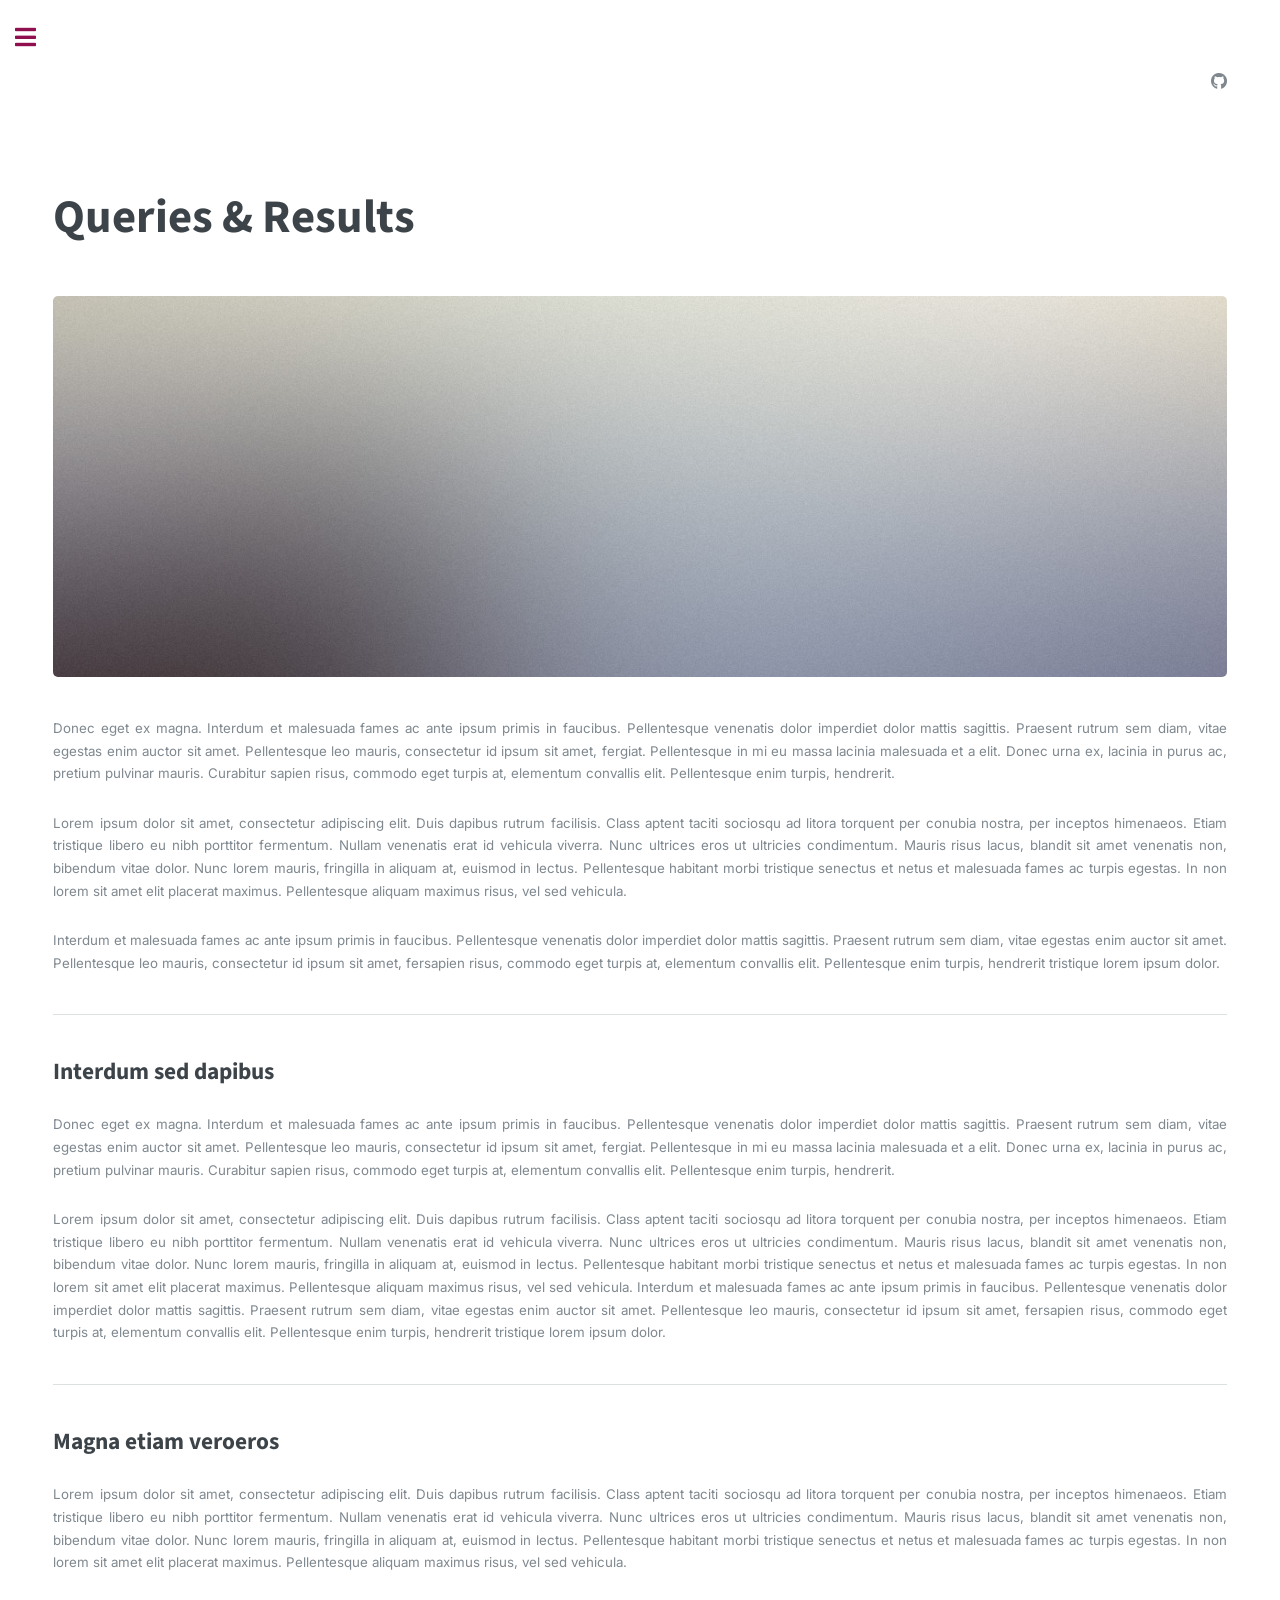
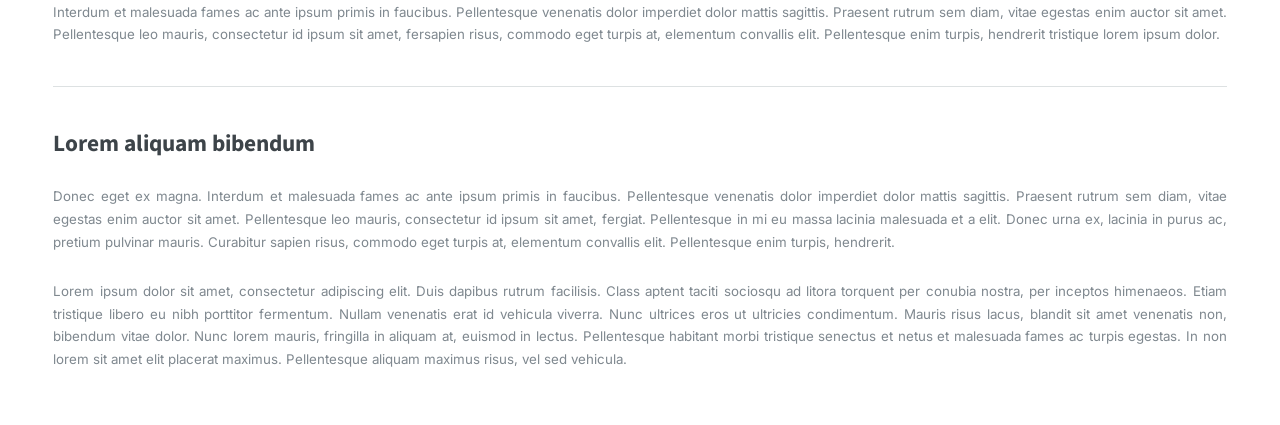
<file: queryresults.html>
<!DOCTYPE HTML>
<!--
	Editorial by HTML5 UP
	html5up.net | @ajlkn
	Free for personal and commercial use under the CCA 3.0 license (html5up.net/license)
-->
<html>
	<head>
		<title>Queries & Results</title>
		<meta charset="utf-8" />
		<meta name="viewport" content="width=device-width, initial-scale=1, user-scalable=no" />
		<link rel="stylesheet" href="assets/css/main.css" />
	</head>
	<body class="is-preload">

		<!-- Wrapper -->
			<div id="wrapper">

				<!-- Main -->
					<div id="main">
						<div class="inner">

							<!-- Header -->
								<header id="header">
									<ul class="icons">
										<ul class="icons">
											<li><a href="https://github.com/ariadne28/inside-lis-project" target="_blank" class="icon brands fa-github"><span class="label">Github</span></a></li>
										</ul>
								</header>

							<!-- Content -->
								<section>
									<header class="main">
										<h1>Queries & Results</h1>
									</header>

									<span class="image main"><img src="images/pic11.jpg" alt="" /></span>

									<p>Donec eget ex magna. Interdum et malesuada fames ac ante ipsum primis in faucibus. Pellentesque venenatis dolor imperdiet dolor mattis sagittis. Praesent rutrum sem diam, vitae egestas enim auctor sit amet. Pellentesque leo mauris, consectetur id ipsum sit amet, fergiat. Pellentesque in mi eu massa lacinia malesuada et a elit. Donec urna ex, lacinia in purus ac, pretium pulvinar mauris. Curabitur sapien risus, commodo eget turpis at, elementum convallis elit. Pellentesque enim turpis, hendrerit.</p>
									<p>Lorem ipsum dolor sit amet, consectetur adipiscing elit. Duis dapibus rutrum facilisis. Class aptent taciti sociosqu ad litora torquent per conubia nostra, per inceptos himenaeos. Etiam tristique libero eu nibh porttitor fermentum. Nullam venenatis erat id vehicula viverra. Nunc ultrices eros ut ultricies condimentum. Mauris risus lacus, blandit sit amet venenatis non, bibendum vitae dolor. Nunc lorem mauris, fringilla in aliquam at, euismod in lectus. Pellentesque habitant morbi tristique senectus et netus et malesuada fames ac turpis egestas. In non lorem sit amet elit placerat maximus. Pellentesque aliquam maximus risus, vel sed vehicula.</p>
									<p>Interdum et malesuada fames ac ante ipsum primis in faucibus. Pellentesque venenatis dolor imperdiet dolor mattis sagittis. Praesent rutrum sem diam, vitae egestas enim auctor sit amet. Pellentesque leo mauris, consectetur id ipsum sit amet, fersapien risus, commodo eget turpis at, elementum convallis elit. Pellentesque enim turpis, hendrerit tristique lorem ipsum dolor.</p>

									<hr class="major" />

									<h2>Interdum sed dapibus</h2>
									<p>Donec eget ex magna. Interdum et malesuada fames ac ante ipsum primis in faucibus. Pellentesque venenatis dolor imperdiet dolor mattis sagittis. Praesent rutrum sem diam, vitae egestas enim auctor sit amet. Pellentesque leo mauris, consectetur id ipsum sit amet, fergiat. Pellentesque in mi eu massa lacinia malesuada et a elit. Donec urna ex, lacinia in purus ac, pretium pulvinar mauris. Curabitur sapien risus, commodo eget turpis at, elementum convallis elit. Pellentesque enim turpis, hendrerit.</p>
									<p>Lorem ipsum dolor sit amet, consectetur adipiscing elit. Duis dapibus rutrum facilisis. Class aptent taciti sociosqu ad litora torquent per conubia nostra, per inceptos himenaeos. Etiam tristique libero eu nibh porttitor fermentum. Nullam venenatis erat id vehicula viverra. Nunc ultrices eros ut ultricies condimentum. Mauris risus lacus, blandit sit amet venenatis non, bibendum vitae dolor. Nunc lorem mauris, fringilla in aliquam at, euismod in lectus. Pellentesque habitant morbi tristique senectus et netus et malesuada fames ac turpis egestas. In non lorem sit amet elit placerat maximus. Pellentesque aliquam maximus risus, vel sed vehicula. Interdum et malesuada fames ac ante ipsum primis in faucibus. Pellentesque venenatis dolor imperdiet dolor mattis sagittis. Praesent rutrum sem diam, vitae egestas enim auctor sit amet. Pellentesque leo mauris, consectetur id ipsum sit amet, fersapien risus, commodo eget turpis at, elementum convallis elit. Pellentesque enim turpis, hendrerit tristique lorem ipsum dolor.</p>

									<hr class="major" />

									<h2>Magna etiam veroeros</h2>
									<p>Lorem ipsum dolor sit amet, consectetur adipiscing elit. Duis dapibus rutrum facilisis. Class aptent taciti sociosqu ad litora torquent per conubia nostra, per inceptos himenaeos. Etiam tristique libero eu nibh porttitor fermentum. Nullam venenatis erat id vehicula viverra. Nunc ultrices eros ut ultricies condimentum. Mauris risus lacus, blandit sit amet venenatis non, bibendum vitae dolor. Nunc lorem mauris, fringilla in aliquam at, euismod in lectus. Pellentesque habitant morbi tristique senectus et netus et malesuada fames ac turpis egestas. In non lorem sit amet elit placerat maximus. Pellentesque aliquam maximus risus, vel sed vehicula.</p>
									<p>Interdum et malesuada fames ac ante ipsum primis in faucibus. Pellentesque venenatis dolor imperdiet dolor mattis sagittis. Praesent rutrum sem diam, vitae egestas enim auctor sit amet. Pellentesque leo mauris, consectetur id ipsum sit amet, fersapien risus, commodo eget turpis at, elementum convallis elit. Pellentesque enim turpis, hendrerit tristique lorem ipsum dolor.</p>

									<hr class="major" />

									<h2>Lorem aliquam bibendum</h2>
									<p>Donec eget ex magna. Interdum et malesuada fames ac ante ipsum primis in faucibus. Pellentesque venenatis dolor imperdiet dolor mattis sagittis. Praesent rutrum sem diam, vitae egestas enim auctor sit amet. Pellentesque leo mauris, consectetur id ipsum sit amet, fergiat. Pellentesque in mi eu massa lacinia malesuada et a elit. Donec urna ex, lacinia in purus ac, pretium pulvinar mauris. Curabitur sapien risus, commodo eget turpis at, elementum convallis elit. Pellentesque enim turpis, hendrerit.</p>
									<p>Lorem ipsum dolor sit amet, consectetur adipiscing elit. Duis dapibus rutrum facilisis. Class aptent taciti sociosqu ad litora torquent per conubia nostra, per inceptos himenaeos. Etiam tristique libero eu nibh porttitor fermentum. Nullam venenatis erat id vehicula viverra. Nunc ultrices eros ut ultricies condimentum. Mauris risus lacus, blandit sit amet venenatis non, bibendum vitae dolor. Nunc lorem mauris, fringilla in aliquam at, euismod in lectus. Pellentesque habitant morbi tristique senectus et netus et malesuada fames ac turpis egestas. In non lorem sit amet elit placerat maximus. Pellentesque aliquam maximus risus, vel sed vehicula.</p>

								</section>

						</div>
					</div>

				<!-- Sidebar -->
					<div id="sidebar">
						<div class="inner">

							<!-- Search -->
								<section id="search" class="alt">
									<form method="post" action="#">
										<input type="text" name="query" id="query" placeholder="Search" />
									</form>
								</section>

							<!-- Menu -->
							<nav id="menu">
								<header class="major">
									<h2>About</h2>
								</header>
								<ul>
									<li><a href="index.html">Homepage</a></li>
									<li><a href="methodology.html">Methodology</a></li>
									<li><a href="queryresults.html">Queries & Results</a></li>
									<li>
										<span class="opener">Content</span>
										<ul>
											<li><a href="nodes.html">Nodes</a></li>
											<li><a href="relationships.html">Relationships</a></li>
										</ul>
									</li>
									<li><a href="survey.html">User Evaluation</a></li>
								</ul>
							</nav>

						<!-- Section -->
							<section>
								<header class="major">
									<h2>Contact</h2>
								</header>
								<p>For further information, write to:</p>
								<ul class="contact">
									<li class="icon solid fa-envelope"><a href="mailto:ariannadenitto6@gmail.com?subject=Inside%20Life%20Is%20Strange%20Project">ariannadenitto6@gmail.com</a></li>
								</ul>
							</section>

							<!-- Footer -->
							<footer id="footer">
								<p class="copyright">&copy; Arianna Denitto. All rights reserved. <a href="https://github.com/ariadne28/inside-lis-project" target="_blank" class="icon brands fa-github"><span class="label">Github</span></a> <p class="copyright">Design: <a href="https://html5up.net">HTML5 UP</a>.</p>
							</footer>

						</div>
					</div>

			</div>

		<!-- Scripts -->
			<script src="assets/js/jquery.min.js"></script>
			<script src="assets/js/browser.min.js"></script>
			<script src="assets/js/breakpoints.min.js"></script>
			<script src="assets/js/util.js"></script>
			<script src="assets/js/main.js"></script>

	</body>
</html>
</file>
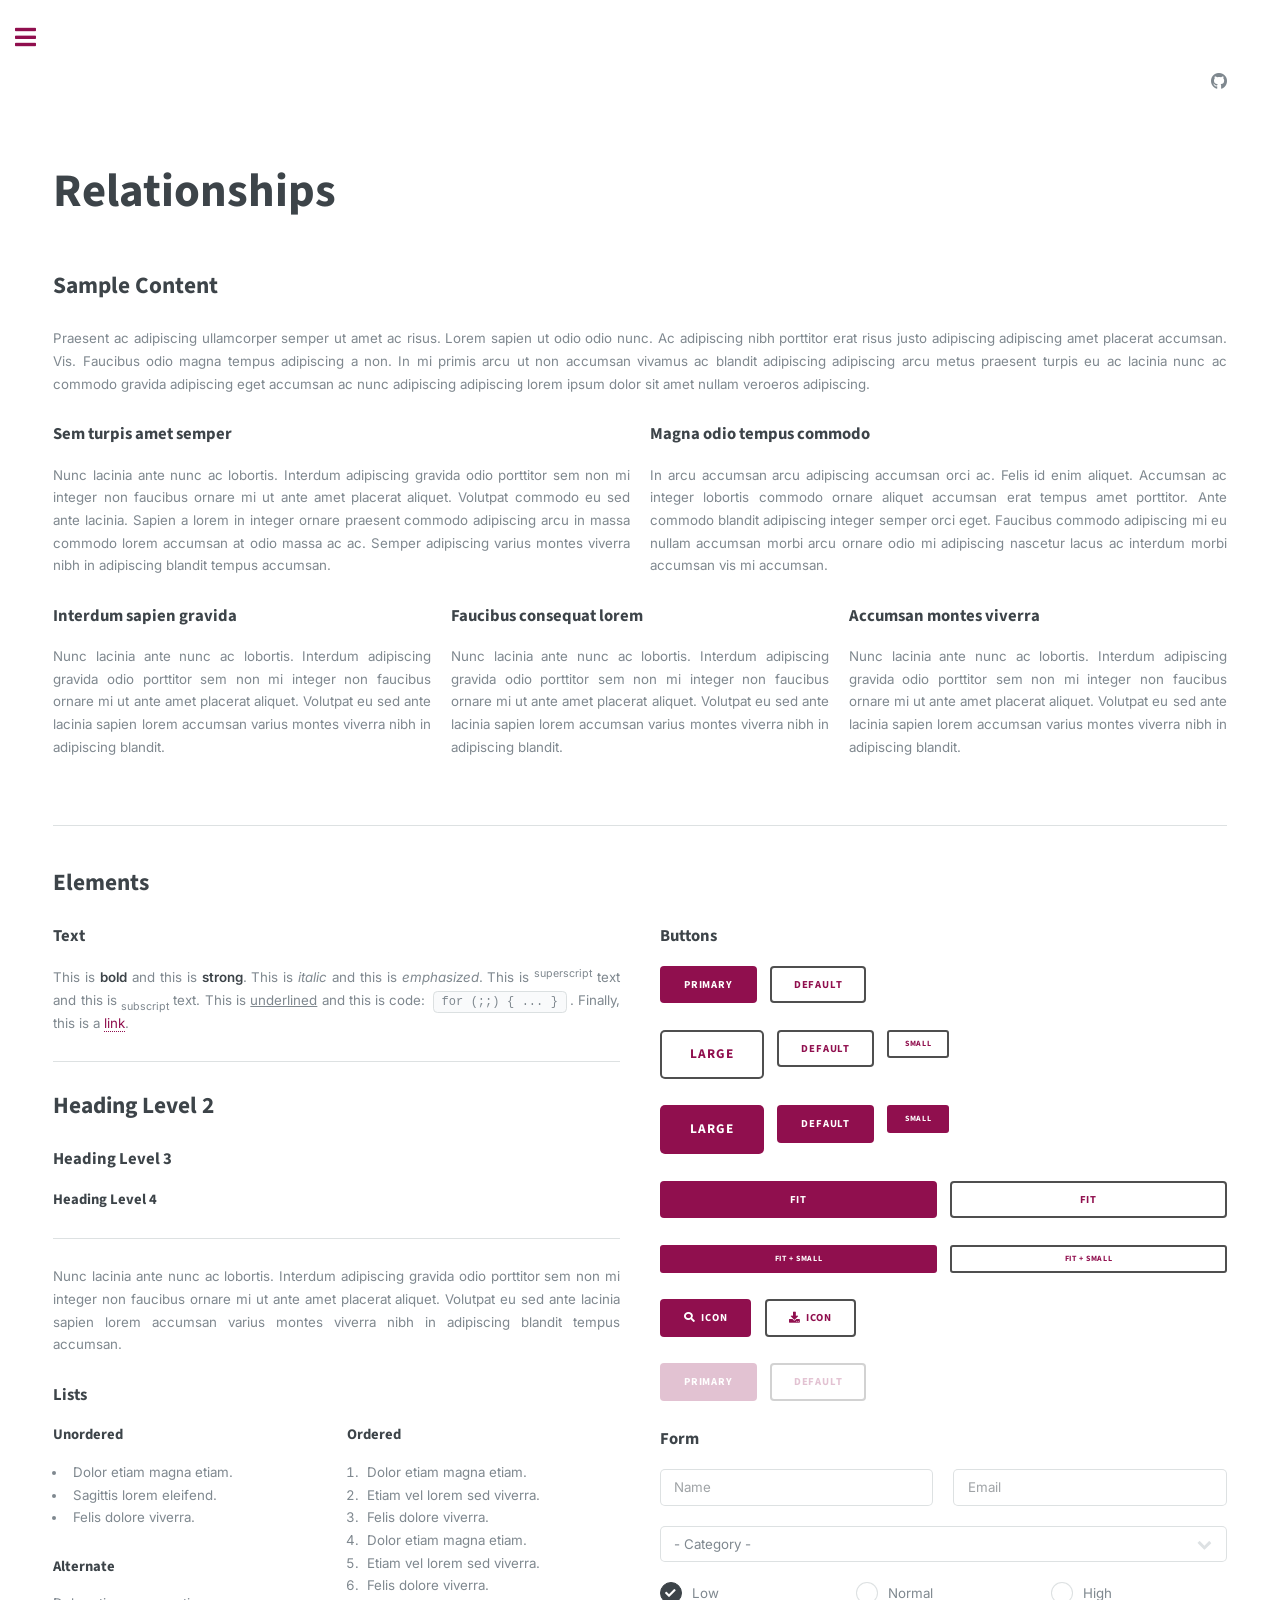
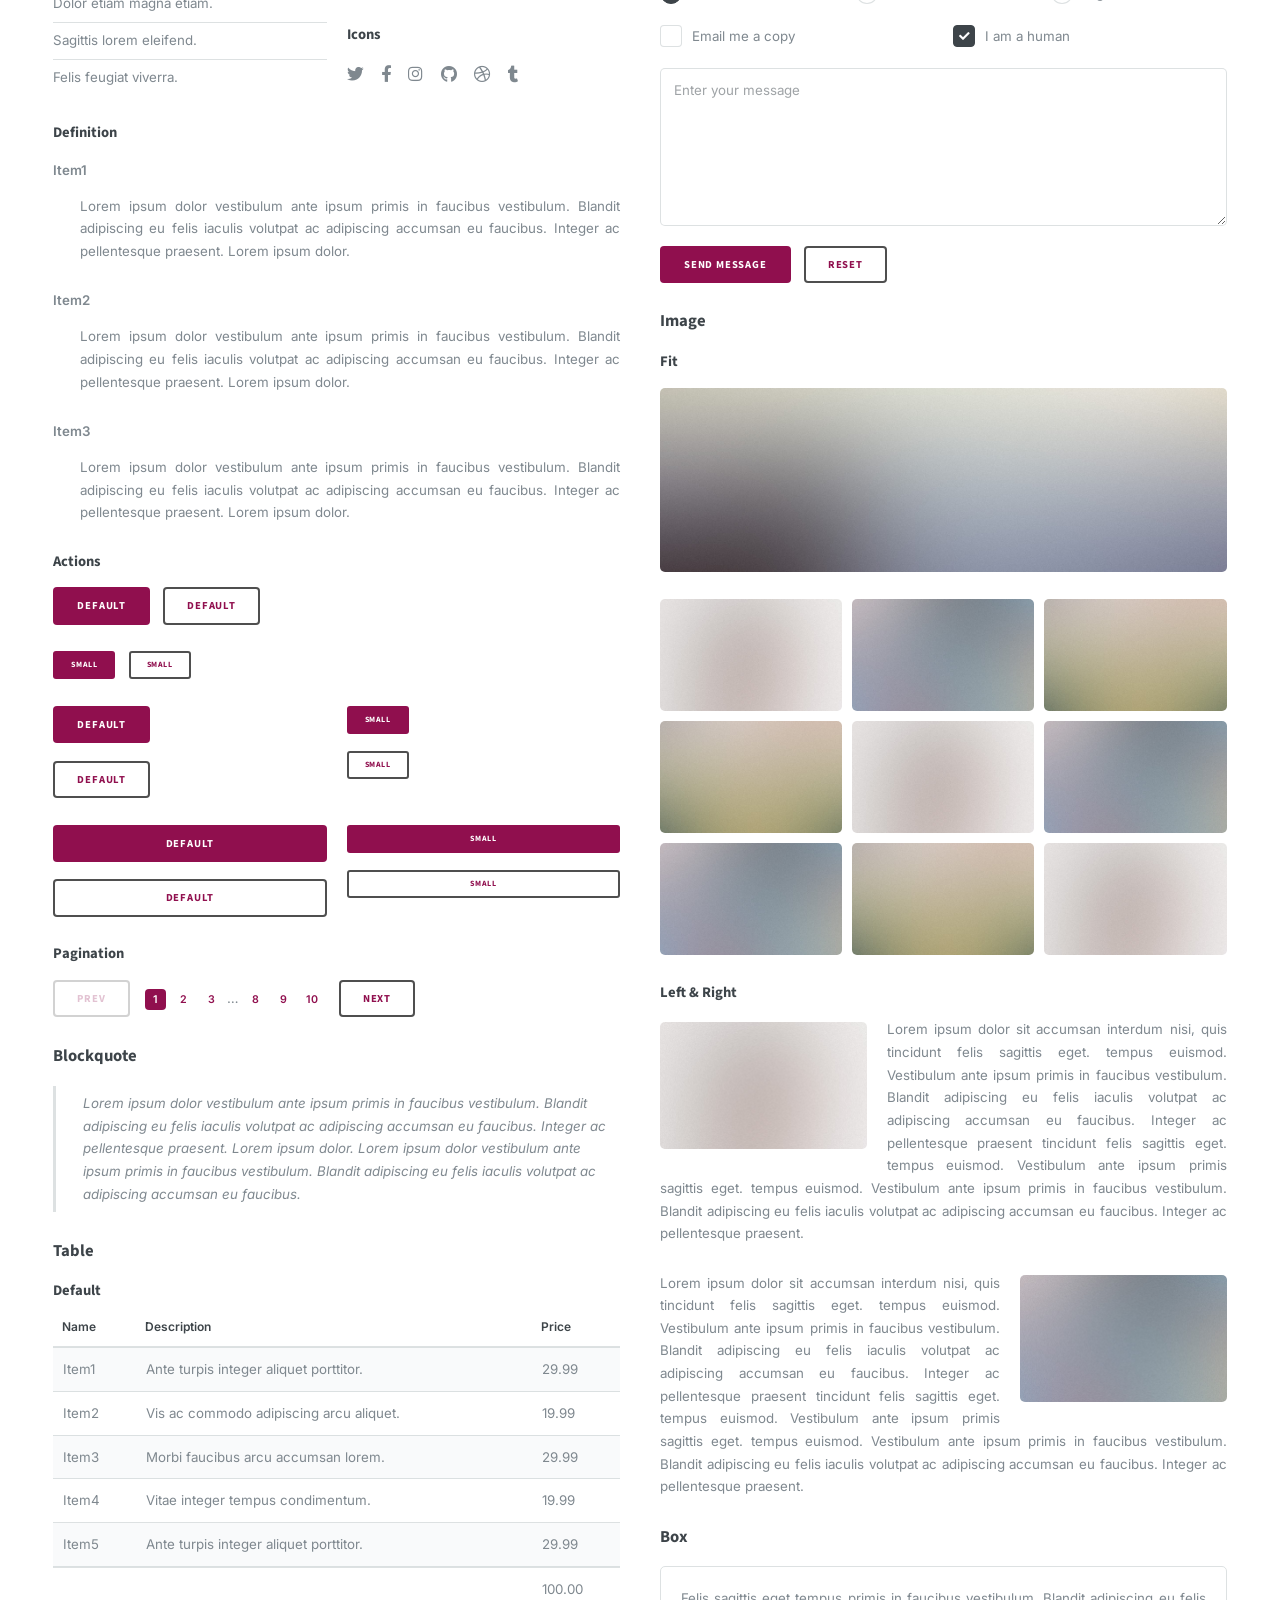
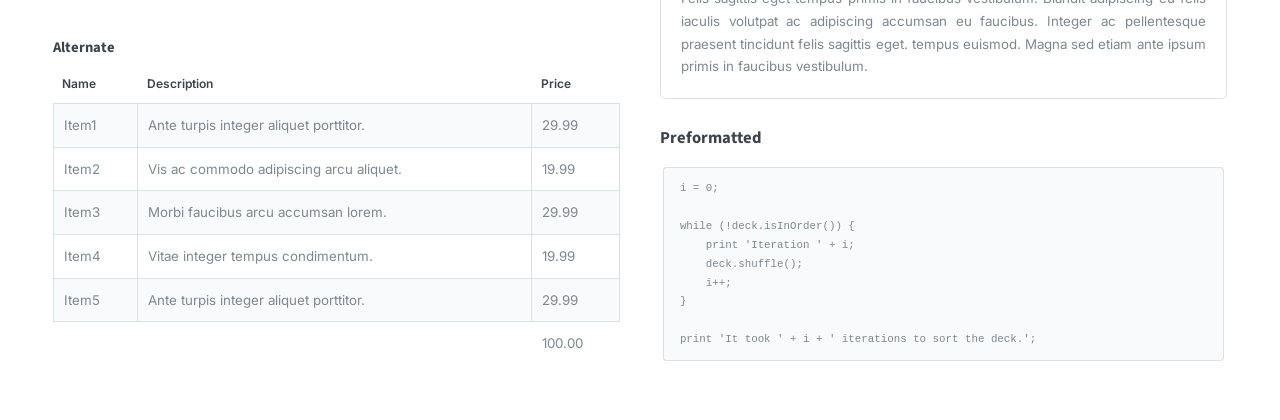
<file: relationships.html>
<!DOCTYPE HTML>
<!--
	Editorial by HTML5 UP
	html5up.net | @ajlkn
	Free for personal and commercial use under the CCA 3.0 license (html5up.net/license)
-->
<html>
	<head>
		<title>Relationships</title>
		<meta charset="utf-8" />
		<meta name="viewport" content="width=device-width, initial-scale=1, user-scalable=no" />
		<link rel="stylesheet" href="assets/css/main.css" />
	</head>
	<body class="is-preload">

		<!-- Wrapper -->
			<div id="wrapper">

				<!-- Main -->
					<div id="main">
						<div class="inner">

							<!-- Header -->
								<header id="header">
									<ul class="icons">
										<li><a href="https://github.com/ariadne28/inside-lis-project" target="_blank" class="icon brands fa-github"><span class="label">Github</span></a></li>
									</ul>
								</header>

							<!-- Content -->
								<section>
									<header class="main">
										<h1>Relationships</h1>
									</header>

									<!-- Content -->
										<h2 id="content">Sample Content</h2>
										<p>Praesent ac adipiscing ullamcorper semper ut amet ac risus. Lorem sapien ut odio odio nunc. Ac adipiscing nibh porttitor erat risus justo adipiscing adipiscing amet placerat accumsan. Vis. Faucibus odio magna tempus adipiscing a non. In mi primis arcu ut non accumsan vivamus ac blandit adipiscing adipiscing arcu metus praesent turpis eu ac lacinia nunc ac commodo gravida adipiscing eget accumsan ac nunc adipiscing adipiscing lorem ipsum dolor sit amet nullam veroeros adipiscing.</p>
										<div class="row">
											<div class="col-6 col-12-small">
												<h3>Sem turpis amet semper</h3>
												<p>Nunc lacinia ante nunc ac lobortis. Interdum adipiscing gravida odio porttitor sem non mi integer non faucibus ornare mi ut ante amet placerat aliquet. Volutpat commodo eu sed ante lacinia. Sapien a lorem in integer ornare praesent commodo adipiscing arcu in massa commodo lorem accumsan at odio massa ac ac. Semper adipiscing varius montes viverra nibh in adipiscing blandit tempus accumsan.</p>
											</div>
											<div class="col-6 col-12-small">
												<h3>Magna odio tempus commodo</h3>
												<p>In arcu accumsan arcu adipiscing accumsan orci ac. Felis id enim aliquet. Accumsan ac integer lobortis commodo ornare aliquet accumsan erat tempus amet porttitor. Ante commodo blandit adipiscing integer semper orci eget. Faucibus commodo adipiscing mi eu nullam accumsan morbi arcu ornare odio mi adipiscing nascetur lacus ac interdum morbi accumsan vis mi accumsan.</p>
											</div>
											<!-- Break -->
											<div class="col-4 col-12-medium">
												<h3>Interdum sapien gravida</h3>
												<p>Nunc lacinia ante nunc ac lobortis. Interdum adipiscing gravida odio porttitor sem non mi integer non faucibus ornare mi ut ante amet placerat aliquet. Volutpat eu sed ante lacinia sapien lorem accumsan varius montes viverra nibh in adipiscing blandit.</p>
											</div>
											<div class="col-4 col-12-medium">
												<h3>Faucibus consequat lorem</h3>
												<p>Nunc lacinia ante nunc ac lobortis. Interdum adipiscing gravida odio porttitor sem non mi integer non faucibus ornare mi ut ante amet placerat aliquet. Volutpat eu sed ante lacinia sapien lorem accumsan varius montes viverra nibh in adipiscing blandit.</p>
											</div>
											<div class="col-4 col-12-medium">
												<h3>Accumsan montes viverra</h3>
												<p>Nunc lacinia ante nunc ac lobortis. Interdum adipiscing gravida odio porttitor sem non mi integer non faucibus ornare mi ut ante amet placerat aliquet. Volutpat eu sed ante lacinia sapien lorem accumsan varius montes viverra nibh in adipiscing blandit.</p>
											</div>
										</div>

									<hr class="major" />

									<!-- Elements -->
										<h2 id="elements">Elements</h2>
										<div class="row gtr-200">
											<div class="col-6 col-12-medium">

												<!-- Text stuff -->
													<h3>Text</h3>
													<p>This is <b>bold</b> and this is <strong>strong</strong>. This is <i>italic</i> and this is <em>emphasized</em>.
													This is <sup>superscript</sup> text and this is <sub>subscript</sub> text.
													This is <u>underlined</u> and this is code: <code>for (;;) { ... }</code>.
													Finally, this is a <a href="#">link</a>.</p>
													<hr />
													<h2>Heading Level 2</h2>
													<h3>Heading Level 3</h3>
													<h4>Heading Level 4</h4>
													<hr />
													<p>Nunc lacinia ante nunc ac lobortis. Interdum adipiscing gravida odio porttitor sem non mi integer non faucibus ornare mi ut ante amet placerat aliquet. Volutpat eu sed ante lacinia sapien lorem accumsan varius montes viverra nibh in adipiscing blandit tempus accumsan.</p>

												<!-- Lists -->
													<h3>Lists</h3>
													<div class="row">
														<div class="col-6 col-12-small">

															<h4>Unordered</h4>
															<ul>
																<li>Dolor etiam magna etiam.</li>
																<li>Sagittis lorem eleifend.</li>
																<li>Felis dolore viverra.</li>
															</ul>

															<h4>Alternate</h4>
															<ul class="alt">
																<li>Dolor etiam magna etiam.</li>
																<li>Sagittis lorem eleifend.</li>
																<li>Felis feugiat viverra.</li>
															</ul>

														</div>
														<div class="col-6 col-12-small">

															<h4>Ordered</h4>
															<ol>
																<li>Dolor etiam magna etiam.</li>
																<li>Etiam vel lorem sed viverra.</li>
																<li>Felis dolore viverra.</li>
																<li>Dolor etiam magna etiam.</li>
																<li>Etiam vel lorem sed viverra.</li>
																<li>Felis dolore viverra.</li>
															</ol>

															<h4>Icons</h4>
															<ul class="icons">
																<li><a href="#" class="icon brands fa-twitter"><span class="label">Twitter</span></a></li>
																<li><a href="#" class="icon brands fa-facebook-f"><span class="label">Facebook</span></a></li>
																<li><a href="#" class="icon brands fa-instagram"><span class="label">Instagram</span></a></li>
																<li><a href="#" class="icon brands fa-github"><span class="label">Github</span></a></li>
																<li><a href="#" class="icon brands fa-dribbble"><span class="label">Dribbble</span></a></li>
																<li><a href="#" class="icon brands fa-tumblr"><span class="label">Tumblr</span></a></li>
															</ul>

														</div>
													</div>
													<h4>Definition</h4>
													<dl>
														<dt>Item1</dt>
														<dd>
															<p>Lorem ipsum dolor vestibulum ante ipsum primis in faucibus vestibulum. Blandit adipiscing eu felis iaculis volutpat ac adipiscing accumsan eu faucibus. Integer ac pellentesque praesent. Lorem ipsum dolor.</p>
														</dd>
														<dt>Item2</dt>
														<dd>
															<p>Lorem ipsum dolor vestibulum ante ipsum primis in faucibus vestibulum. Blandit adipiscing eu felis iaculis volutpat ac adipiscing accumsan eu faucibus. Integer ac pellentesque praesent. Lorem ipsum dolor.</p>
														</dd>
														<dt>Item3</dt>
														<dd>
															<p>Lorem ipsum dolor vestibulum ante ipsum primis in faucibus vestibulum. Blandit adipiscing eu felis iaculis volutpat ac adipiscing accumsan eu faucibus. Integer ac pellentesque praesent. Lorem ipsum dolor.</p>
														</dd>
													</dl>

													<h4>Actions</h4>
													<ul class="actions">
														<li><a href="#" class="button primary">Default</a></li>
														<li><a href="#" class="button">Default</a></li>
													</ul>
													<ul class="actions small">
														<li><a href="#" class="button primary small">Small</a></li>
														<li><a href="#" class="button small">Small</a></li>
													</ul>
													<div class="row">
														<div class="col-6 col-12-small">
															<ul class="actions stacked">
																<li><a href="#" class="button primary">Default</a></li>
																<li><a href="#" class="button">Default</a></li>
															</ul>
														</div>
														<div class="col-6 col-12-small">
															<ul class="actions stacked">
																<li><a href="#" class="button primary small">Small</a></li>
																<li><a href="#" class="button small">Small</a></li>
															</ul>
														</div>
														<div class="col-6 col-12-small">
															<ul class="actions stacked">
																<li><a href="#" class="button primary fit">Default</a></li>
																<li><a href="#" class="button fit">Default</a></li>
															</ul>
														</div>
														<div class="col-6 col-12-small">
															<ul class="actions stacked">
																<li><a href="#" class="button primary small fit">Small</a></li>
																<li><a href="#" class="button small fit">Small</a></li>
															</ul>
														</div>
													</div>

													<h4>Pagination</h4>
													<ul class="pagination">
														<li><span class="button disabled">Prev</span></li>
														<li><a href="#" class="page active">1</a></li>
														<li><a href="#" class="page">2</a></li>
														<li><a href="#" class="page">3</a></li>
														<li><span>&hellip;</span></li>
														<li><a href="#" class="page">8</a></li>
														<li><a href="#" class="page">9</a></li>
														<li><a href="#" class="page">10</a></li>
														<li><a href="#" class="button">Next</a></li>
													</ul>

												<!-- Blockquote -->
													<h3>Blockquote</h3>
													<blockquote>Lorem ipsum dolor vestibulum ante ipsum primis in faucibus vestibulum. Blandit adipiscing eu felis iaculis volutpat ac adipiscing accumsan eu faucibus. Integer ac pellentesque praesent. Lorem ipsum dolor. Lorem ipsum dolor vestibulum ante ipsum primis in faucibus vestibulum. Blandit adipiscing eu felis iaculis volutpat ac adipiscing accumsan eu faucibus.</blockquote>

												<!-- Table -->
													<h3>Table</h3>

													<h4>Default</h4>
													<div class="table-wrapper">
														<table>
															<thead>
																<tr>
																	<th>Name</th>
																	<th>Description</th>
																	<th>Price</th>
																</tr>
															</thead>
															<tbody>
																<tr>
																	<td>Item1</td>
																	<td>Ante turpis integer aliquet porttitor.</td>
																	<td>29.99</td>
																</tr>
																<tr>
																	<td>Item2</td>
																	<td>Vis ac commodo adipiscing arcu aliquet.</td>
																	<td>19.99</td>
																</tr>
																<tr>
																	<td>Item3</td>
																	<td> Morbi faucibus arcu accumsan lorem.</td>
																	<td>29.99</td>
																</tr>
																<tr>
																	<td>Item4</td>
																	<td>Vitae integer tempus condimentum.</td>
																	<td>19.99</td>
																</tr>
																<tr>
																	<td>Item5</td>
																	<td>Ante turpis integer aliquet porttitor.</td>
																	<td>29.99</td>
																</tr>
															</tbody>
															<tfoot>
																<tr>
																	<td colspan="2"></td>
																	<td>100.00</td>
																</tr>
															</tfoot>
														</table>
													</div>

													<h4>Alternate</h4>
													<div class="table-wrapper">
														<table class="alt">
															<thead>
																<tr>
																	<th>Name</th>
																	<th>Description</th>
																	<th>Price</th>
																</tr>
															</thead>
															<tbody>
																<tr>
																	<td>Item1</td>
																	<td>Ante turpis integer aliquet porttitor.</td>
																	<td>29.99</td>
																</tr>
																<tr>
																	<td>Item2</td>
																	<td>Vis ac commodo adipiscing arcu aliquet.</td>
																	<td>19.99</td>
																</tr>
																<tr>
																	<td>Item3</td>
																	<td> Morbi faucibus arcu accumsan lorem.</td>
																	<td>29.99</td>
																</tr>
																<tr>
																	<td>Item4</td>
																	<td>Vitae integer tempus condimentum.</td>
																	<td>19.99</td>
																</tr>
																<tr>
																	<td>Item5</td>
																	<td>Ante turpis integer aliquet porttitor.</td>
																	<td>29.99</td>
																</tr>
															</tbody>
															<tfoot>
																<tr>
																	<td colspan="2"></td>
																	<td>100.00</td>
																</tr>
															</tfoot>
														</table>
													</div>

											</div>
											<div class="col-6 col-12-medium">

												<!-- Buttons -->
													<h3>Buttons</h3>
													<ul class="actions">
														<li><a href="#" class="button primary">Primary</a></li>
														<li><a href="#" class="button">Default</a></li>
													</ul>
													<ul class="actions">
														<li><a href="#" class="button large">Large</a></li>
														<li><a href="#" class="button">Default</a></li>
														<li><a href="#" class="button small">Small</a></li>
													</ul>
													<ul class="actions">
														<li><a href="#" class="button primary large">Large</a></li>
														<li><a href="#" class="button primary">Default</a></li>
														<li><a href="#" class="button primary small">Small</a></li>
													</ul>
													<ul class="actions fit">
														<li><a href="#" class="button primary fit">Fit</a></li>
														<li><a href="#" class="button fit">Fit</a></li>
													</ul>
													<ul class="actions fit small">
														<li><a href="#" class="button primary fit small">Fit + Small</a></li>
														<li><a href="#" class="button fit small">Fit + Small</a></li>
													</ul>
													<ul class="actions">
														<li><a href="#" class="button primary icon solid fa-search">Icon</a></li>
														<li><a href="#" class="button icon solid fa-download">Icon</a></li>
													</ul>
													<ul class="actions">
														<li><span class="button primary disabled">Primary</span></li>
														<li><span class="button disabled">Default</span></li>
													</ul>

												<!-- Form -->
													<h3>Form</h3>

													<form method="post" action="#">
														<div class="row gtr-uniform">
															<div class="col-6 col-12-xsmall">
																<input type="text" name="demo-name" id="demo-name" value="" placeholder="Name" />
															</div>
															<div class="col-6 col-12-xsmall">
																<input type="email" name="demo-email" id="demo-email" value="" placeholder="Email" />
															</div>
															<!-- Break -->
															<div class="col-12">
																<select name="demo-category" id="demo-category">
																	<option value="">- Category -</option>
																	<option value="1">Manufacturing</option>
																	<option value="1">Shipping</option>
																	<option value="1">Administration</option>
																	<option value="1">Human Resources</option>
																</select>
															</div>
															<!-- Break -->
															<div class="col-4 col-12-small">
																<input type="radio" id="demo-priority-low" name="demo-priority" checked>
																<label for="demo-priority-low">Low</label>
															</div>
															<div class="col-4 col-12-small">
																<input type="radio" id="demo-priority-normal" name="demo-priority">
																<label for="demo-priority-normal">Normal</label>
															</div>
															<div class="col-4 col-12-small">
																<input type="radio" id="demo-priority-high" name="demo-priority">
																<label for="demo-priority-high">High</label>
															</div>
															<!-- Break -->
															<div class="col-6 col-12-small">
																<input type="checkbox" id="demo-copy" name="demo-copy">
																<label for="demo-copy">Email me a copy</label>
															</div>
															<div class="col-6 col-12-small">
																<input type="checkbox" id="demo-human" name="demo-human" checked>
																<label for="demo-human">I am a human</label>
															</div>
															<!-- Break -->
															<div class="col-12">
																<textarea name="demo-message" id="demo-message" placeholder="Enter your message" rows="6"></textarea>
															</div>
															<!-- Break -->
															<div class="col-12">
																<ul class="actions">
																	<li><input type="submit" value="Send Message" class="primary" /></li>
																	<li><input type="reset" value="Reset" /></li>
																</ul>
															</div>
														</div>
													</form>

												<!-- Image -->
													<h3>Image</h3>

													<h4>Fit</h4>
													<span class="image fit"><img src="images/pic11.jpg" alt="" /></span>
													<div class="box alt">
														<div class="row gtr-50 gtr-uniform">
															<div class="col-4"><span class="image fit"><img src="images/pic01.jpg" alt="" /></span></div>
															<div class="col-4"><span class="image fit"><img src="images/pic02.jpg" alt="" /></span></div>
															<div class="col-4"><span class="image fit"><img src="images/pic03.jpg" alt="" /></span></div>
															<!-- Break -->
															<div class="col-4"><span class="image fit"><img src="images/pic03.jpg" alt="" /></span></div>
															<div class="col-4"><span class="image fit"><img src="images/pic01.jpg" alt="" /></span></div>
															<div class="col-4"><span class="image fit"><img src="images/pic02.jpg" alt="" /></span></div>
															<!-- Break -->
															<div class="col-4"><span class="image fit"><img src="images/pic02.jpg" alt="" /></span></div>
															<div class="col-4"><span class="image fit"><img src="images/pic03.jpg" alt="" /></span></div>
															<div class="col-4"><span class="image fit"><img src="images/pic01.jpg" alt="" /></span></div>
														</div>
													</div>

													<h4>Left &amp; Right</h4>
													<p><span class="image left"><img src="images/pic01.jpg" alt="" /></span>Lorem ipsum dolor sit accumsan interdum nisi, quis tincidunt felis sagittis eget. tempus euismod. Vestibulum ante ipsum primis in faucibus vestibulum. Blandit adipiscing eu felis iaculis volutpat ac adipiscing accumsan eu faucibus. Integer ac pellentesque praesent tincidunt felis sagittis eget. tempus euismod. Vestibulum ante ipsum primis sagittis eget. tempus euismod. Vestibulum ante ipsum primis in faucibus vestibulum. Blandit adipiscing eu felis iaculis volutpat ac adipiscing accumsan eu faucibus. Integer ac pellentesque praesent.</p>
													<p><span class="image right"><img src="images/pic02.jpg" alt="" /></span>Lorem ipsum dolor sit accumsan interdum nisi, quis tincidunt felis sagittis eget. tempus euismod. Vestibulum ante ipsum primis in faucibus vestibulum. Blandit adipiscing eu felis iaculis volutpat ac adipiscing accumsan eu faucibus. Integer ac pellentesque praesent tincidunt felis sagittis eget. tempus euismod. Vestibulum ante ipsum primis sagittis eget. tempus euismod. Vestibulum ante ipsum primis in faucibus vestibulum. Blandit adipiscing eu felis iaculis volutpat ac adipiscing accumsan eu faucibus. Integer ac pellentesque praesent.</p>

												<!-- Box -->
													<h3>Box</h3>
													<div class="box">
														<p>Felis sagittis eget tempus primis in faucibus vestibulum. Blandit adipiscing eu felis iaculis volutpat ac adipiscing accumsan eu faucibus. Integer ac pellentesque praesent tincidunt felis sagittis eget. tempus euismod. Magna sed etiam ante ipsum primis in faucibus vestibulum.</p>
													</div>

												<!-- Preformatted Code -->
													<h3>Preformatted</h3>
													<pre><code>i = 0;

while (!deck.isInOrder()) {
    print 'Iteration ' + i;
    deck.shuffle();
    i++;
}

print 'It took ' + i + ' iterations to sort the deck.';
</code></pre>

											</div>
										</div>

								</section>

						</div>
					</div>

				<!-- Sidebar -->
					<div id="sidebar">
						<div class="inner">

							<!-- Search -->
								<section id="search" class="alt">
									<form method="post" action="#">
										<input type="text" name="query" id="query" placeholder="Search" />
									</form>
								</section>

							<!-- Menu -->
							<nav id="menu">
								<header class="major">
									<h2>About</h2>
								</header>
								<ul>
									<li><a href="index.html">Homepage</a></li>
									<li><a href="methodology.html">Methodology</a></li>
									<li><a href="queryresults.html">Queries & Results</a></li>
									<li>
										<span class="opener">Content</span>
										<ul>
											<li><a href="nodes.html">Nodes</a></li>
											<li><a href="relationships.html">Relationships</a></li>
										</ul>
									</li>
									<li><a href="survey.html">User Evaluation</a></li>
								</ul>
							</nav>

						<!-- Section -->
							<section>
								<header class="major">
									<h2>Contact</h2>
								</header>
								<p>For further information, write to:</p>
								<ul class="contact">
									<li class="icon solid fa-envelope"><a href="mailto:ariannadenitto6@gmail.com?subject=Inside%20Life%20Is%20Strange%20Project">ariannadenitto6@gmail.com</a></li>
								</ul>
							</section>

							<!-- Footer -->
							<footer id="footer">
								<p class="copyright">&copy; Arianna Denitto. All rights reserved. <a href="https://github.com/ariadne28/inside-lis-project" target="_blank" class="icon brands fa-github"><span class="label">Github</span></a> <p class="copyright">Design: <a href="https://html5up.net">HTML5 UP</a>.</p>
							</footer>

						</div>
					</div>

			</div>

		<!-- Scripts -->
			<script src="assets/js/jquery.min.js"></script>
			<script src="assets/js/browser.min.js"></script>
			<script src="assets/js/breakpoints.min.js"></script>
			<script src="assets/js/util.js"></script>
			<script src="assets/js/main.js"></script>

	</body>
</html>
</file>
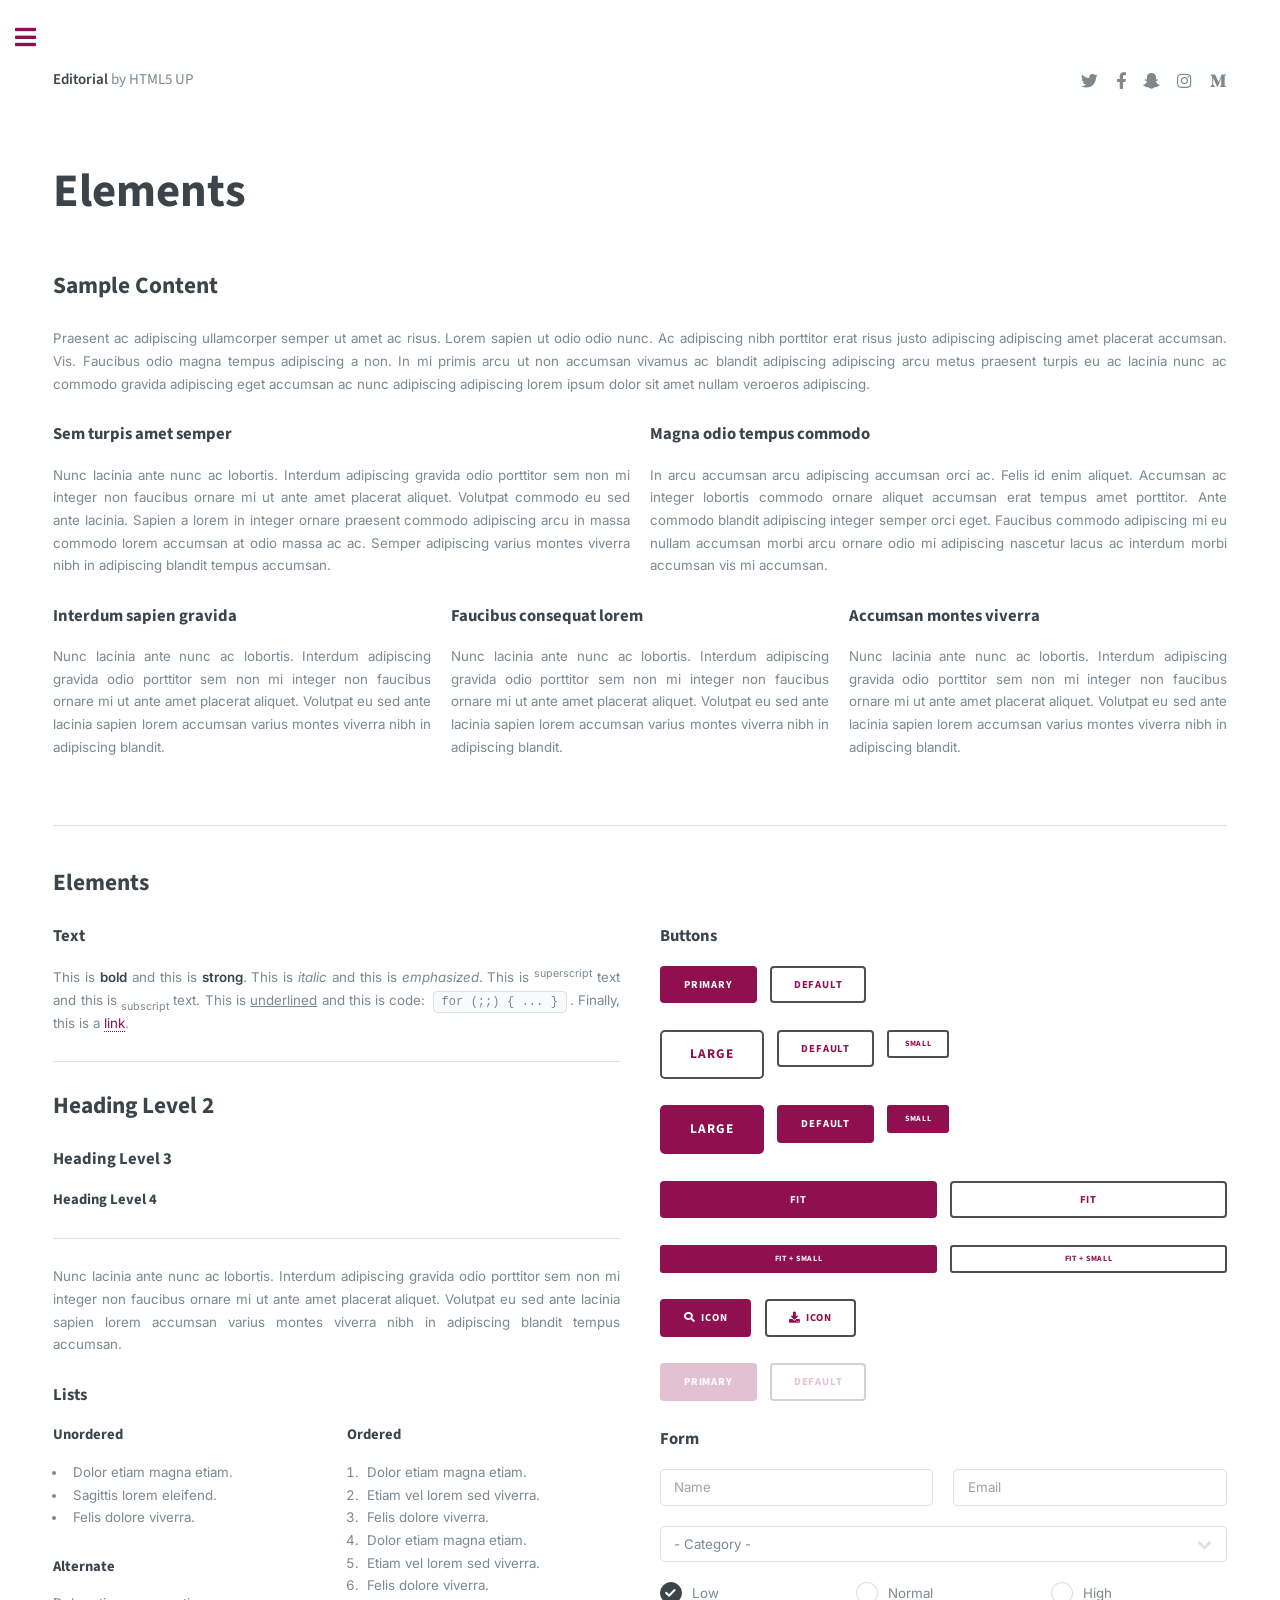
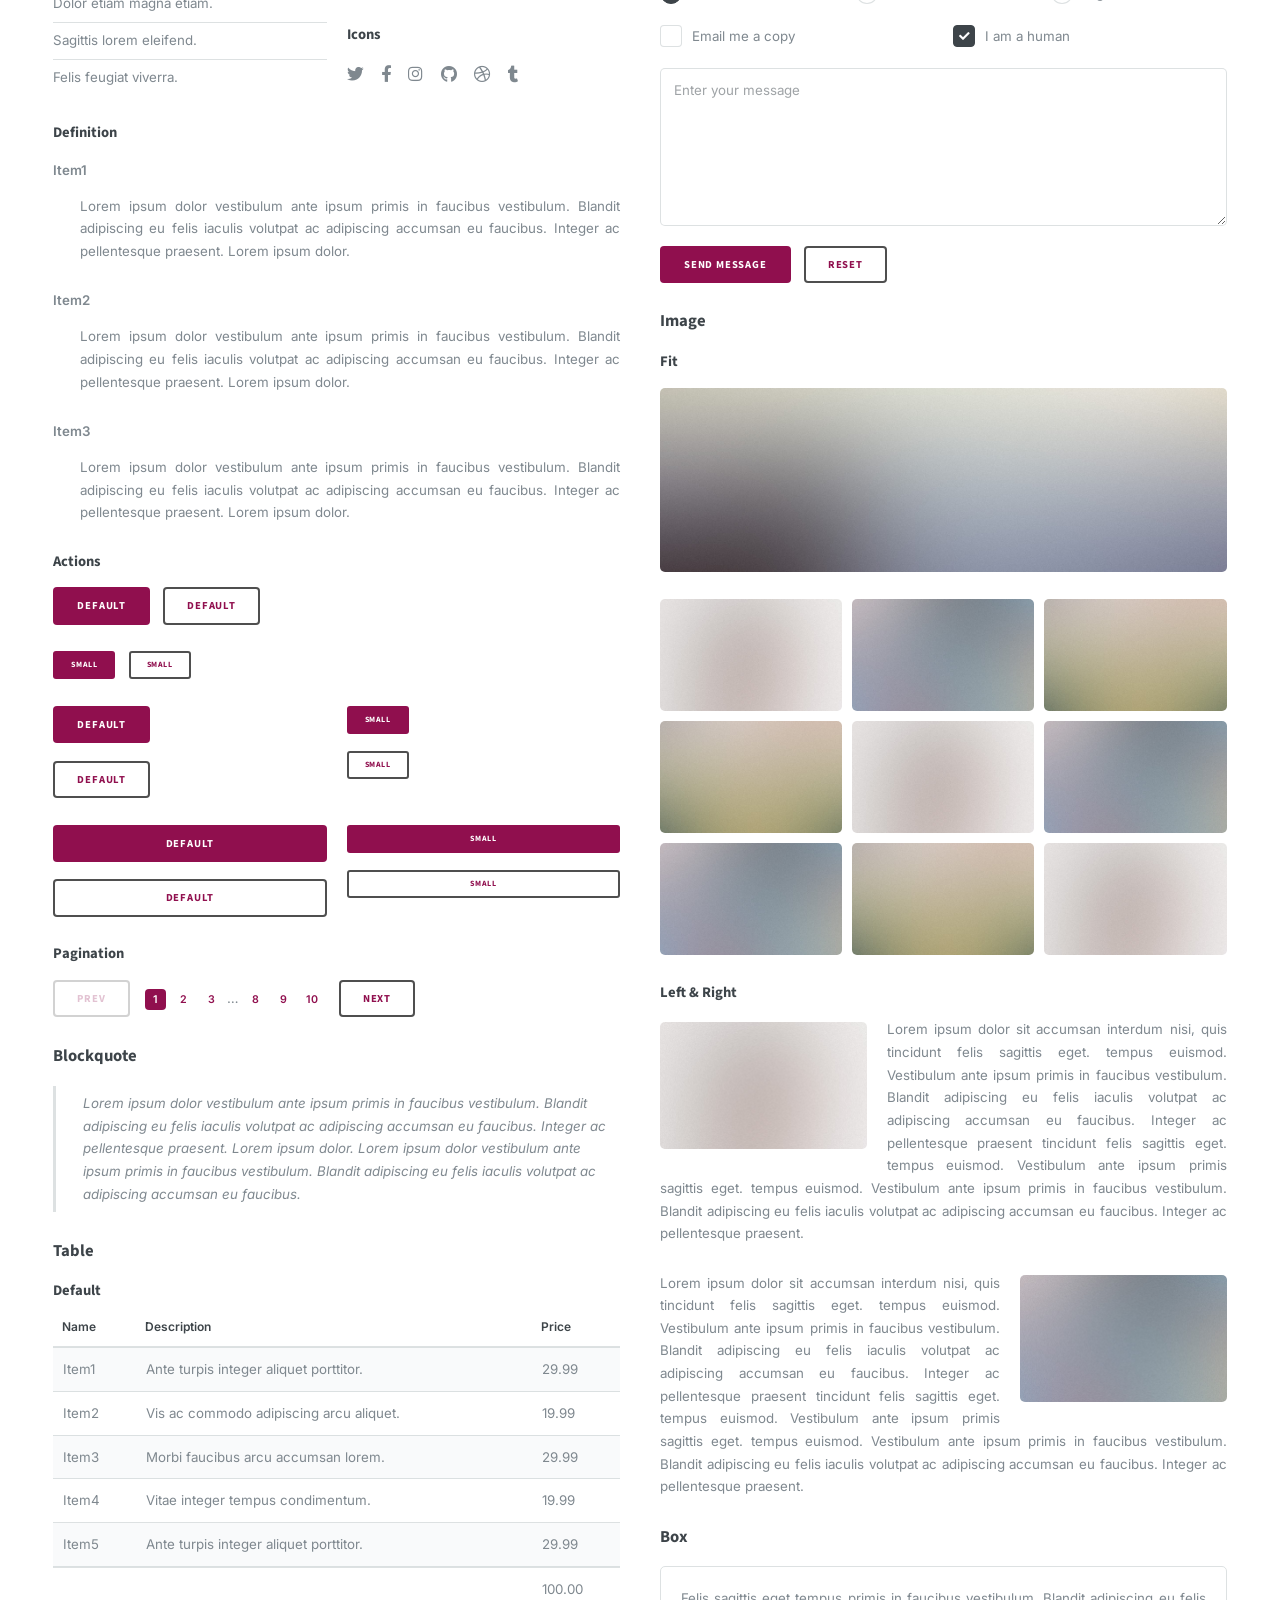
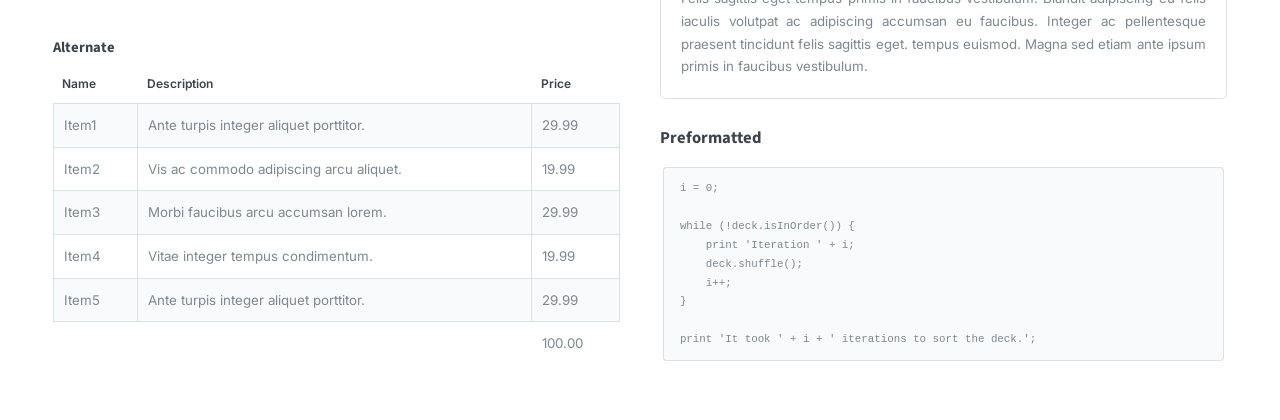
<file: survey.html>
<!DOCTYPE HTML>
<!--
	Editorial by HTML5 UP
	html5up.net | @ajlkn
	Free for personal and commercial use under the CCA 3.0 license (html5up.net/license)
-->
<html>
	<head>
		<title>Elements - Editorial by HTML5 UP</title>
		<meta charset="utf-8" />
		<meta name="viewport" content="width=device-width, initial-scale=1, user-scalable=no" />
		<link rel="stylesheet" href="assets/css/main.css" />
	</head>
	<body class="is-preload">

		<!-- Wrapper -->
			<div id="wrapper">

				<!-- Main -->
					<div id="main">
						<div class="inner">

							<!-- Header -->
								<header id="header">
									<a href="index.html" class="logo"><strong>Editorial</strong> by HTML5 UP</a>
									<ul class="icons">
										<li><a href="#" class="icon brands fa-twitter"><span class="label">Twitter</span></a></li>
										<li><a href="#" class="icon brands fa-facebook-f"><span class="label">Facebook</span></a></li>
										<li><a href="#" class="icon brands fa-snapchat-ghost"><span class="label">Snapchat</span></a></li>
										<li><a href="#" class="icon brands fa-instagram"><span class="label">Instagram</span></a></li>
										<li><a href="#" class="icon brands fa-medium-m"><span class="label">Medium</span></a></li>
									</ul>
								</header>

							<!-- Content -->
								<section>
									<header class="main">
										<h1>Elements</h1>
									</header>

									<!-- Content -->
										<h2 id="content">Sample Content</h2>
										<p>Praesent ac adipiscing ullamcorper semper ut amet ac risus. Lorem sapien ut odio odio nunc. Ac adipiscing nibh porttitor erat risus justo adipiscing adipiscing amet placerat accumsan. Vis. Faucibus odio magna tempus adipiscing a non. In mi primis arcu ut non accumsan vivamus ac blandit adipiscing adipiscing arcu metus praesent turpis eu ac lacinia nunc ac commodo gravida adipiscing eget accumsan ac nunc adipiscing adipiscing lorem ipsum dolor sit amet nullam veroeros adipiscing.</p>
										<div class="row">
											<div class="col-6 col-12-small">
												<h3>Sem turpis amet semper</h3>
												<p>Nunc lacinia ante nunc ac lobortis. Interdum adipiscing gravida odio porttitor sem non mi integer non faucibus ornare mi ut ante amet placerat aliquet. Volutpat commodo eu sed ante lacinia. Sapien a lorem in integer ornare praesent commodo adipiscing arcu in massa commodo lorem accumsan at odio massa ac ac. Semper adipiscing varius montes viverra nibh in adipiscing blandit tempus accumsan.</p>
											</div>
											<div class="col-6 col-12-small">
												<h3>Magna odio tempus commodo</h3>
												<p>In arcu accumsan arcu adipiscing accumsan orci ac. Felis id enim aliquet. Accumsan ac integer lobortis commodo ornare aliquet accumsan erat tempus amet porttitor. Ante commodo blandit adipiscing integer semper orci eget. Faucibus commodo adipiscing mi eu nullam accumsan morbi arcu ornare odio mi adipiscing nascetur lacus ac interdum morbi accumsan vis mi accumsan.</p>
											</div>
											<!-- Break -->
											<div class="col-4 col-12-medium">
												<h3>Interdum sapien gravida</h3>
												<p>Nunc lacinia ante nunc ac lobortis. Interdum adipiscing gravida odio porttitor sem non mi integer non faucibus ornare mi ut ante amet placerat aliquet. Volutpat eu sed ante lacinia sapien lorem accumsan varius montes viverra nibh in adipiscing blandit.</p>
											</div>
											<div class="col-4 col-12-medium">
												<h3>Faucibus consequat lorem</h3>
												<p>Nunc lacinia ante nunc ac lobortis. Interdum adipiscing gravida odio porttitor sem non mi integer non faucibus ornare mi ut ante amet placerat aliquet. Volutpat eu sed ante lacinia sapien lorem accumsan varius montes viverra nibh in adipiscing blandit.</p>
											</div>
											<div class="col-4 col-12-medium">
												<h3>Accumsan montes viverra</h3>
												<p>Nunc lacinia ante nunc ac lobortis. Interdum adipiscing gravida odio porttitor sem non mi integer non faucibus ornare mi ut ante amet placerat aliquet. Volutpat eu sed ante lacinia sapien lorem accumsan varius montes viverra nibh in adipiscing blandit.</p>
											</div>
										</div>

									<hr class="major" />

									<!-- Elements -->
										<h2 id="elements">Elements</h2>
										<div class="row gtr-200">
											<div class="col-6 col-12-medium">

												<!-- Text stuff -->
													<h3>Text</h3>
													<p>This is <b>bold</b> and this is <strong>strong</strong>. This is <i>italic</i> and this is <em>emphasized</em>.
													This is <sup>superscript</sup> text and this is <sub>subscript</sub> text.
													This is <u>underlined</u> and this is code: <code>for (;;) { ... }</code>.
													Finally, this is a <a href="#">link</a>.</p>
													<hr />
													<h2>Heading Level 2</h2>
													<h3>Heading Level 3</h3>
													<h4>Heading Level 4</h4>
													<hr />
													<p>Nunc lacinia ante nunc ac lobortis. Interdum adipiscing gravida odio porttitor sem non mi integer non faucibus ornare mi ut ante amet placerat aliquet. Volutpat eu sed ante lacinia sapien lorem accumsan varius montes viverra nibh in adipiscing blandit tempus accumsan.</p>

												<!-- Lists -->
													<h3>Lists</h3>
													<div class="row">
														<div class="col-6 col-12-small">

															<h4>Unordered</h4>
															<ul>
																<li>Dolor etiam magna etiam.</li>
																<li>Sagittis lorem eleifend.</li>
																<li>Felis dolore viverra.</li>
															</ul>

															<h4>Alternate</h4>
															<ul class="alt">
																<li>Dolor etiam magna etiam.</li>
																<li>Sagittis lorem eleifend.</li>
																<li>Felis feugiat viverra.</li>
															</ul>

														</div>
														<div class="col-6 col-12-small">

															<h4>Ordered</h4>
															<ol>
																<li>Dolor etiam magna etiam.</li>
																<li>Etiam vel lorem sed viverra.</li>
																<li>Felis dolore viverra.</li>
																<li>Dolor etiam magna etiam.</li>
																<li>Etiam vel lorem sed viverra.</li>
																<li>Felis dolore viverra.</li>
															</ol>

															<h4>Icons</h4>
															<ul class="icons">
																<li><a href="#" class="icon brands fa-twitter"><span class="label">Twitter</span></a></li>
																<li><a href="#" class="icon brands fa-facebook-f"><span class="label">Facebook</span></a></li>
																<li><a href="#" class="icon brands fa-instagram"><span class="label">Instagram</span></a></li>
																<li><a href="#" class="icon brands fa-github"><span class="label">Github</span></a></li>
																<li><a href="#" class="icon brands fa-dribbble"><span class="label">Dribbble</span></a></li>
																<li><a href="#" class="icon brands fa-tumblr"><span class="label">Tumblr</span></a></li>
															</ul>

														</div>
													</div>
													<h4>Definition</h4>
													<dl>
														<dt>Item1</dt>
														<dd>
															<p>Lorem ipsum dolor vestibulum ante ipsum primis in faucibus vestibulum. Blandit adipiscing eu felis iaculis volutpat ac adipiscing accumsan eu faucibus. Integer ac pellentesque praesent. Lorem ipsum dolor.</p>
														</dd>
														<dt>Item2</dt>
														<dd>
															<p>Lorem ipsum dolor vestibulum ante ipsum primis in faucibus vestibulum. Blandit adipiscing eu felis iaculis volutpat ac adipiscing accumsan eu faucibus. Integer ac pellentesque praesent. Lorem ipsum dolor.</p>
														</dd>
														<dt>Item3</dt>
														<dd>
															<p>Lorem ipsum dolor vestibulum ante ipsum primis in faucibus vestibulum. Blandit adipiscing eu felis iaculis volutpat ac adipiscing accumsan eu faucibus. Integer ac pellentesque praesent. Lorem ipsum dolor.</p>
														</dd>
													</dl>

													<h4>Actions</h4>
													<ul class="actions">
														<li><a href="#" class="button primary">Default</a></li>
														<li><a href="#" class="button">Default</a></li>
													</ul>
													<ul class="actions small">
														<li><a href="#" class="button primary small">Small</a></li>
														<li><a href="#" class="button small">Small</a></li>
													</ul>
													<div class="row">
														<div class="col-6 col-12-small">
															<ul class="actions stacked">
																<li><a href="#" class="button primary">Default</a></li>
																<li><a href="#" class="button">Default</a></li>
															</ul>
														</div>
														<div class="col-6 col-12-small">
															<ul class="actions stacked">
																<li><a href="#" class="button primary small">Small</a></li>
																<li><a href="#" class="button small">Small</a></li>
															</ul>
														</div>
														<div class="col-6 col-12-small">
															<ul class="actions stacked">
																<li><a href="#" class="button primary fit">Default</a></li>
																<li><a href="#" class="button fit">Default</a></li>
															</ul>
														</div>
														<div class="col-6 col-12-small">
															<ul class="actions stacked">
																<li><a href="#" class="button primary small fit">Small</a></li>
																<li><a href="#" class="button small fit">Small</a></li>
															</ul>
														</div>
													</div>

													<h4>Pagination</h4>
													<ul class="pagination">
														<li><span class="button disabled">Prev</span></li>
														<li><a href="#" class="page active">1</a></li>
														<li><a href="#" class="page">2</a></li>
														<li><a href="#" class="page">3</a></li>
														<li><span>&hellip;</span></li>
														<li><a href="#" class="page">8</a></li>
														<li><a href="#" class="page">9</a></li>
														<li><a href="#" class="page">10</a></li>
														<li><a href="#" class="button">Next</a></li>
													</ul>

												<!-- Blockquote -->
													<h3>Blockquote</h3>
													<blockquote>Lorem ipsum dolor vestibulum ante ipsum primis in faucibus vestibulum. Blandit adipiscing eu felis iaculis volutpat ac adipiscing accumsan eu faucibus. Integer ac pellentesque praesent. Lorem ipsum dolor. Lorem ipsum dolor vestibulum ante ipsum primis in faucibus vestibulum. Blandit adipiscing eu felis iaculis volutpat ac adipiscing accumsan eu faucibus.</blockquote>

												<!-- Table -->
													<h3>Table</h3>

													<h4>Default</h4>
													<div class="table-wrapper">
														<table>
															<thead>
																<tr>
																	<th>Name</th>
																	<th>Description</th>
																	<th>Price</th>
																</tr>
															</thead>
															<tbody>
																<tr>
																	<td>Item1</td>
																	<td>Ante turpis integer aliquet porttitor.</td>
																	<td>29.99</td>
																</tr>
																<tr>
																	<td>Item2</td>
																	<td>Vis ac commodo adipiscing arcu aliquet.</td>
																	<td>19.99</td>
																</tr>
																<tr>
																	<td>Item3</td>
																	<td> Morbi faucibus arcu accumsan lorem.</td>
																	<td>29.99</td>
																</tr>
																<tr>
																	<td>Item4</td>
																	<td>Vitae integer tempus condimentum.</td>
																	<td>19.99</td>
																</tr>
																<tr>
																	<td>Item5</td>
																	<td>Ante turpis integer aliquet porttitor.</td>
																	<td>29.99</td>
																</tr>
															</tbody>
															<tfoot>
																<tr>
																	<td colspan="2"></td>
																	<td>100.00</td>
																</tr>
															</tfoot>
														</table>
													</div>

													<h4>Alternate</h4>
													<div class="table-wrapper">
														<table class="alt">
															<thead>
																<tr>
																	<th>Name</th>
																	<th>Description</th>
																	<th>Price</th>
																</tr>
															</thead>
															<tbody>
																<tr>
																	<td>Item1</td>
																	<td>Ante turpis integer aliquet porttitor.</td>
																	<td>29.99</td>
																</tr>
																<tr>
																	<td>Item2</td>
																	<td>Vis ac commodo adipiscing arcu aliquet.</td>
																	<td>19.99</td>
																</tr>
																<tr>
																	<td>Item3</td>
																	<td> Morbi faucibus arcu accumsan lorem.</td>
																	<td>29.99</td>
																</tr>
																<tr>
																	<td>Item4</td>
																	<td>Vitae integer tempus condimentum.</td>
																	<td>19.99</td>
																</tr>
																<tr>
																	<td>Item5</td>
																	<td>Ante turpis integer aliquet porttitor.</td>
																	<td>29.99</td>
																</tr>
															</tbody>
															<tfoot>
																<tr>
																	<td colspan="2"></td>
																	<td>100.00</td>
																</tr>
															</tfoot>
														</table>
													</div>

											</div>
											<div class="col-6 col-12-medium">

												<!-- Buttons -->
													<h3>Buttons</h3>
													<ul class="actions">
														<li><a href="#" class="button primary">Primary</a></li>
														<li><a href="#" class="button">Default</a></li>
													</ul>
													<ul class="actions">
														<li><a href="#" class="button large">Large</a></li>
														<li><a href="#" class="button">Default</a></li>
														<li><a href="#" class="button small">Small</a></li>
													</ul>
													<ul class="actions">
														<li><a href="#" class="button primary large">Large</a></li>
														<li><a href="#" class="button primary">Default</a></li>
														<li><a href="#" class="button primary small">Small</a></li>
													</ul>
													<ul class="actions fit">
														<li><a href="#" class="button primary fit">Fit</a></li>
														<li><a href="#" class="button fit">Fit</a></li>
													</ul>
													<ul class="actions fit small">
														<li><a href="#" class="button primary fit small">Fit + Small</a></li>
														<li><a href="#" class="button fit small">Fit + Small</a></li>
													</ul>
													<ul class="actions">
														<li><a href="#" class="button primary icon solid fa-search">Icon</a></li>
														<li><a href="#" class="button icon solid fa-download">Icon</a></li>
													</ul>
													<ul class="actions">
														<li><span class="button primary disabled">Primary</span></li>
														<li><span class="button disabled">Default</span></li>
													</ul>

												<!-- Form -->
													<h3>Form</h3>

													<form method="post" action="#">
														<div class="row gtr-uniform">
															<div class="col-6 col-12-xsmall">
																<input type="text" name="demo-name" id="demo-name" value="" placeholder="Name" />
															</div>
															<div class="col-6 col-12-xsmall">
																<input type="email" name="demo-email" id="demo-email" value="" placeholder="Email" />
															</div>
															<!-- Break -->
															<div class="col-12">
																<select name="demo-category" id="demo-category">
																	<option value="">- Category -</option>
																	<option value="1">Manufacturing</option>
																	<option value="1">Shipping</option>
																	<option value="1">Administration</option>
																	<option value="1">Human Resources</option>
																</select>
															</div>
															<!-- Break -->
															<div class="col-4 col-12-small">
																<input type="radio" id="demo-priority-low" name="demo-priority" checked>
																<label for="demo-priority-low">Low</label>
															</div>
															<div class="col-4 col-12-small">
																<input type="radio" id="demo-priority-normal" name="demo-priority">
																<label for="demo-priority-normal">Normal</label>
															</div>
															<div class="col-4 col-12-small">
																<input type="radio" id="demo-priority-high" name="demo-priority">
																<label for="demo-priority-high">High</label>
															</div>
															<!-- Break -->
															<div class="col-6 col-12-small">
																<input type="checkbox" id="demo-copy" name="demo-copy">
																<label for="demo-copy">Email me a copy</label>
															</div>
															<div class="col-6 col-12-small">
																<input type="checkbox" id="demo-human" name="demo-human" checked>
																<label for="demo-human">I am a human</label>
															</div>
															<!-- Break -->
															<div class="col-12">
																<textarea name="demo-message" id="demo-message" placeholder="Enter your message" rows="6"></textarea>
															</div>
															<!-- Break -->
															<div class="col-12">
																<ul class="actions">
																	<li><input type="submit" value="Send Message" class="primary" /></li>
																	<li><input type="reset" value="Reset" /></li>
																</ul>
															</div>
														</div>
													</form>

												<!-- Image -->
													<h3>Image</h3>

													<h4>Fit</h4>
													<span class="image fit"><img src="images/pic11.jpg" alt="" /></span>
													<div class="box alt">
														<div class="row gtr-50 gtr-uniform">
															<div class="col-4"><span class="image fit"><img src="images/pic01.jpg" alt="" /></span></div>
															<div class="col-4"><span class="image fit"><img src="images/pic02.jpg" alt="" /></span></div>
															<div class="col-4"><span class="image fit"><img src="images/pic03.jpg" alt="" /></span></div>
															<!-- Break -->
															<div class="col-4"><span class="image fit"><img src="images/pic03.jpg" alt="" /></span></div>
															<div class="col-4"><span class="image fit"><img src="images/pic01.jpg" alt="" /></span></div>
															<div class="col-4"><span class="image fit"><img src="images/pic02.jpg" alt="" /></span></div>
															<!-- Break -->
															<div class="col-4"><span class="image fit"><img src="images/pic02.jpg" alt="" /></span></div>
															<div class="col-4"><span class="image fit"><img src="images/pic03.jpg" alt="" /></span></div>
															<div class="col-4"><span class="image fit"><img src="images/pic01.jpg" alt="" /></span></div>
														</div>
													</div>

													<h4>Left &amp; Right</h4>
													<p><span class="image left"><img src="images/pic01.jpg" alt="" /></span>Lorem ipsum dolor sit accumsan interdum nisi, quis tincidunt felis sagittis eget. tempus euismod. Vestibulum ante ipsum primis in faucibus vestibulum. Blandit adipiscing eu felis iaculis volutpat ac adipiscing accumsan eu faucibus. Integer ac pellentesque praesent tincidunt felis sagittis eget. tempus euismod. Vestibulum ante ipsum primis sagittis eget. tempus euismod. Vestibulum ante ipsum primis in faucibus vestibulum. Blandit adipiscing eu felis iaculis volutpat ac adipiscing accumsan eu faucibus. Integer ac pellentesque praesent.</p>
													<p><span class="image right"><img src="images/pic02.jpg" alt="" /></span>Lorem ipsum dolor sit accumsan interdum nisi, quis tincidunt felis sagittis eget. tempus euismod. Vestibulum ante ipsum primis in faucibus vestibulum. Blandit adipiscing eu felis iaculis volutpat ac adipiscing accumsan eu faucibus. Integer ac pellentesque praesent tincidunt felis sagittis eget. tempus euismod. Vestibulum ante ipsum primis sagittis eget. tempus euismod. Vestibulum ante ipsum primis in faucibus vestibulum. Blandit adipiscing eu felis iaculis volutpat ac adipiscing accumsan eu faucibus. Integer ac pellentesque praesent.</p>

												<!-- Box -->
													<h3>Box</h3>
													<div class="box">
														<p>Felis sagittis eget tempus primis in faucibus vestibulum. Blandit adipiscing eu felis iaculis volutpat ac adipiscing accumsan eu faucibus. Integer ac pellentesque praesent tincidunt felis sagittis eget. tempus euismod. Magna sed etiam ante ipsum primis in faucibus vestibulum.</p>
													</div>

												<!-- Preformatted Code -->
													<h3>Preformatted</h3>
													<pre><code>i = 0;

while (!deck.isInOrder()) {
    print 'Iteration ' + i;
    deck.shuffle();
    i++;
}

print 'It took ' + i + ' iterations to sort the deck.';
</code></pre>

											</div>
										</div>

								</section>

						</div>
					</div>

				<!-- Sidebar -->
					<div id="sidebar">
						<div class="inner">

							<!-- Search -->
								<section id="search" class="alt">
									<form method="post" action="#">
										<input type="text" name="query" id="query" placeholder="Search" />
									</form>
								</section>

							<!-- Menu -->
							<nav id="menu">
								<header class="major">
									<h2>About</h2>
								</header>
								<ul>
									<li><a href="index.html">Homepage</a></li>
									<li><a href="methodology.html">Methodology</a></li>
									<li><a href="queryresults.html">Queries & Results</a></li>
									<li>
										<span class="opener">Content</span>
										<ul>
											<li><a href="nodes.html">Nodes</a></li>
											<li><a href="relationships.html">Relationships</a></li>
										</ul>
									</li>
									<li><a href="survey.html">User Evaluation</a></li>
								</ul>
							</nav>

						<!-- Section -->
							<section>
								<header class="major">
									<h2>Contact</h2>
								</header>
								<p>For further information, write to:</p>
								<ul class="contact">
									<li class="icon solid fa-envelope"><a href="mailto:ariannadenitto6@gmail.com?subject=Inside%20Life%20Is%20Strange%20Project">ariannadenitto6@gmail.com</a></li>
								</ul>
							</section>

							<!-- Footer -->
							<footer id="footer">
								<p class="copyright">&copy; Arianna Denitto. All rights reserved. <a href="https://github.com/ariadne28/inside-lis-project" target="_blank" class="icon brands fa-github"><span class="label">Github</span></a> <p class="copyright">Design: <a href="https://html5up.net">HTML5 UP</a>.</p>
							</footer>

						</div>
					</div>

			</div>

		<!-- Scripts -->
			<script src="assets/js/jquery.min.js"></script>
			<script src="assets/js/browser.min.js"></script>
			<script src="assets/js/breakpoints.min.js"></script>
			<script src="assets/js/util.js"></script>
			<script src="assets/js/main.js"></script>

	</body>
</html>
</file>
<file: assets/css/main.css>
@import url(fontawesome-all.min.css);
@import url("https://fonts.googleapis.com/css2?family=Source+Sans+3:wght@500;600;700&family=Inter:wght@400;500;600&display=swap");
/*
	Editorial by HTML5 UP
	html5up.net | @ajlkn
	Free for personal and commercial use under the CCA 3.0 license (html5up.net/license)
*/
html, body, div, span, applet, object,
iframe, h1, h2, h3, h4, h5, h6, p, blockquote,
pre, a, abbr, acronym, address, big, cite,
code, del, dfn, em, img, ins, kbd, q, s, samp,
small, strike, strong, sub, sup, tt, var, b,
u, i, center, dl, dt, dd, ol, ul, li, fieldset,
form, label, legend, table, caption, tbody,
tfoot, thead, tr, th, td, article, aside,
canvas, details, embed, figure, figcaption,
footer, header, hgroup, menu, nav, output, ruby,
section, summary, time, mark, audio, video {
  margin: 0;
  padding: 0;
  border: 0;
  font-size: 100%;
  font: inherit;
  vertical-align: baseline;
}

article, aside, details, figcaption, figure,
footer, header, hgroup, menu, nav, section {
  display: block; }

body {
  line-height: 1; }

ol, ul {
  list-style: none; }

blockquote, q {
  quotes: none; }
  blockquote:before, blockquote:after, q:before, q:after {
    content: '';
    content: none; }

table {
  border-collapse: collapse;
  border-spacing: 0; }

body {
  -webkit-text-size-adjust: none; }

mark {
  background-color: transparent;
  color: inherit; }

input::-moz-focus-inner {
  border: 0;
  padding: 0; }

input, select, textarea {
  -moz-appearance: none;
  -webkit-appearance: none;
  -ms-appearance: none;
  appearance: none; }

/* Basic */
@-ms-viewport {
  width: device-width; }

body {
  -ms-overflow-style: scrollbar; }

@media screen and (max-width: 480px) {
  html, body {
    min-width: 320px; } }

html {
  box-sizing: border-box; }

*, *:before, *:after {
  box-sizing: inherit; }

body {
  background: #ffffff; }
  body.is-preload *, body.is-preload *:before, body.is-preload *:after, body.is-resizing *, body.is-resizing *:before, body.is-resizing *:after {
    -moz-animation: none !important;
    -webkit-animation: none !important;
    -ms-animation: none !important;
    animation: none !important;
    -moz-transition: none !important;
    -webkit-transition: none !important;
    -ms-transition: none !important;
    transition: none !important; }

/* Type */
body, input, select, textarea {
  color: #7f888f;
  font-family: "Inter", system-ui, -apple-system, BlinkMacSystemFont, "Segoe UI", sans-serif;
  font-size: 13pt;
  font-weight: 400;
  line-height: 1.7; }
  @media screen and (max-width: 1680px) {
    body, input, select, textarea {
      font-size: 11pt; } }
  @media screen and (max-width: 1280px) {
    body, input, select, textarea {
      font-size: 10pt; } }
  @media screen and (max-width: 360px) {
    body, input, select, textarea {
      font-size: 9pt; } }

a {
  -moz-transition: color 0.2s ease-in-out, border-bottom-color 0.2s ease-in-out;
  -webkit-transition: color 0.2s ease-in-out, border-bottom-color 0.2s ease-in-out;
  -ms-transition: color 0.2s ease-in-out, border-bottom-color 0.2s ease-in-out;
  transition: color 0.2s ease-in-out, border-bottom-color 0.2s ease-in-out;
  border-bottom: dotted 1px;
  color: #900f4e;
  text-decoration: none; }
  a:hover {
    border-bottom-color: #000000;
    color: #000000 !important; }
    a:hover strong {
      color: inherit; }

strong, b {
  color: #3d4449;
  font-weight: 600; }

em, i {
  font-style: italic; }

p {
  margin: 0 0 2em 0; 
  text-align: justify;
  hyphens: none;
}

h1, h2, h3, h4, h5, h6 {
  color: #3d4449;
  font-family: "Source Sans 3", system-ui, sans-serif;
  font-weight: 700;
  line-height: 1.5;
  margin: 0 0 1em 0; }
  h1 a, h2 a, h3 a, h4 a, h5 a, h6 a {
    color: inherit;
    text-decoration: none;
    border-bottom: 0; }

h1 {
  font-size: 4em;
  margin: 0 0 0.5em 0;
  line-height: 1.3; }

h2 {
  font-size: 1.75em; }

h3 {
  font-size: 1.25em; }

h4 {
  font-size: 1.1em; }

h5 {
  font-size: 0.9em; }

h6 {
  font-size: 0.7em; }

@media screen and (max-width: 1680px) {
  h1 {
    font-size: 3.5em; } }

@media screen and (max-width: 980px) {
  h1 {
    font-size: 3.25em; } }

@media screen and (max-width: 736px) {
  h1 {
    font-size: 2em;
    line-height: 1.4; }
  h2 {
    font-size: 1.5em; } }

sub {
  font-size: 0.8em;
  position: relative;
  top: 0.5em; }

sup {
  font-size: 0.8em;
  position: relative;
  top: -0.5em; }

blockquote {
  border-left: solid 3px rgba(210, 215, 217, 0.75);
  font-style: italic;
  margin: 0 0 2em 0;
  padding: 0.5em 0 0.5em 2em; }

code {
  background: rgba(230, 235, 237, 0.25);
  border-radius: 0.375em;
  border: solid 1px rgba(210, 215, 217, 0.75);
  font-family: "Courier New", monospace;
  font-size: 0.9em;
  margin: 0 0.25em;
  padding: 0.25em 0.65em; }

pre {
  -webkit-overflow-scrolling: touch;
  font-family: "Courier New", monospace;
  font-size: 0.9em;
  margin: 0 0 2em 0; }
  pre code {
    display: block;
    line-height: 1.75;
    padding: 1em 1.5em;
    overflow-x: auto; }

hr {
  border: 0;
  border-bottom: solid 1px rgba(210, 215, 217, 0.75);
  margin: 2em 0; }
  hr.major {
    margin: 3em 0; }

.align-left {
  text-align: left; }

.align-center {
  text-align: center; }

.align-right {
  text-align: right; }

/* Row */
.row {
  display: flex;
  flex-wrap: wrap;
  box-sizing: border-box;
  align-items: stretch; }
  .row > * {
    box-sizing: border-box; }
  .row.gtr-uniform > * > :last-child {
    margin-bottom: 0; }
  .row.aln-left {
    justify-content: flex-start; }
  .row.aln-center {
    justify-content: center; }
  .row.aln-right {
    justify-content: flex-end; }
  .row.aln-top {
    align-items: flex-start; }
  .row.aln-middle {
    align-items: center; }
  .row.aln-bottom {
    align-items: flex-end; }
  .row > .imp {
    order: -1; }
  .row > .col-1 {
    width: 8.33333%; }
  .row > .off-1 {
    margin-left: 8.33333%; }
  .row > .col-2 {
    width: 16.66667%; }
  .row > .off-2 {
    margin-left: 16.66667%; }
  .row > .col-3 {
    width: 25%; }
  .row > .off-3 {
    margin-left: 25%; }
  .row > .col-4 {
    width: 33.33333%; }
  .row > .off-4 {
    margin-left: 33.33333%; }
  .row > .col-5 {
    width: 41.66667%; }
  .row > .off-5 {
    margin-left: 41.66667%; }
  .row > .col-6 {
    width: 50%; }
  .row > .off-6 {
    margin-left: 50%; }
  .row > .col-7 {
    width: 58.33333%; }
  .row > .off-7 {
    margin-left: 58.33333%; }
  .row > .col-8 {
    width: 66.66667%; }
  .row > .off-8 {
    margin-left: 66.66667%; }
  .row > .col-9 {
    width: 75%; }
  .row > .off-9 {
    margin-left: 75%; }
  .row > .col-10 {
    width: 83.33333%; }
  .row > .off-10 {
    margin-left: 83.33333%; }
  .row > .col-11 {
    width: 91.66667%; }
  .row > .off-11 {
    margin-left: 91.66667%; }
  .row > .col-12 {
    width: 100%; }
  .row > .off-12 {
    margin-left: 100%; }
  .row.gtr-0 {
    margin-top: 0;
    margin-left: 0em; }
    .row.gtr-0 > * {
      padding: 0 0 0 0em; }
    .row.gtr-0.gtr-uniform {
      margin-top: 0em; }
      .row.gtr-0.gtr-uniform > * {
        padding-top: 0em; }
  .row.gtr-25 {
    margin-top: 0;
    margin-left: -0.375em; }
    .row.gtr-25 > * {
      padding: 0 0 0 0.375em; }
    .row.gtr-25.gtr-uniform {
      margin-top: -0.375em; }
      .row.gtr-25.gtr-uniform > * {
        padding-top: 0.375em; }
  .row.gtr-50 {
    margin-top: 0;
    margin-left: -0.75em; }
    .row.gtr-50 > * {
      padding: 0 0 0 0.75em; }
    .row.gtr-50.gtr-uniform {
      margin-top: -0.75em; }
      .row.gtr-50.gtr-uniform > * {
        padding-top: 0.75em; }
  .row {
    margin-top: 0;
    margin-left: -1.5em; }
    .row > * {
      padding: 0 0 0 1.5em; }
    .row.gtr-uniform {
      margin-top: -1.5em; }
      .row.gtr-uniform > * {
        padding-top: 1.5em; }
  .row.gtr-150 {
    margin-top: 0;
    margin-left: -2.25em; }
    .row.gtr-150 > * {
      padding: 0 0 0 2.25em; }
    .row.gtr-150.gtr-uniform {
      margin-top: -2.25em; }
      .row.gtr-150.gtr-uniform > * {
        padding-top: 2.25em; }
  .row.gtr-200 {
    margin-top: 0;
    margin-left: -3em; }
    .row.gtr-200 > * {
      padding: 0 0 0 3em; }
    .row.gtr-200.gtr-uniform {
      margin-top: -3em; }
      .row.gtr-200.gtr-uniform > * {
        padding-top: 3em; }
  @media screen and (max-width: 1680px) {
    .row {
      display: flex;
      flex-wrap: wrap;
      box-sizing: border-box;
      align-items: stretch; }
      .row > * {
        box-sizing: border-box; }
      .row.gtr-uniform > * > :last-child {
        margin-bottom: 0; }
      .row.aln-left {
        justify-content: flex-start; }
      .row.aln-center {
        justify-content: center; }
      .row.aln-right {
        justify-content: flex-end; }
      .row.aln-top {
        align-items: flex-start; }
      .row.aln-middle {
        align-items: center; }
      .row.aln-bottom {
        align-items: flex-end; }
      .row > .imp-xlarge {
        order: -1; }
      .row > .col-1-xlarge {
        width: 8.33333%; }
      .row > .off-1-xlarge {
        margin-left: 8.33333%; }
      .row > .col-2-xlarge {
        width: 16.66667%; }
      .row > .off-2-xlarge {
        margin-left: 16.66667%; }
      .row > .col-3-xlarge {
        width: 25%; }
      .row > .off-3-xlarge {
        margin-left: 25%; }
      .row > .col-4-xlarge {
        width: 33.33333%; }
      .row > .off-4-xlarge {
        margin-left: 33.33333%; }
      .row > .col-5-xlarge {
        width: 41.66667%; }
      .row > .off-5-xlarge {
        margin-left: 41.66667%; }
      .row > .col-6-xlarge {
        width: 50%; }
      .row > .off-6-xlarge {
        margin-left: 50%; }
      .row > .col-7-xlarge {
        width: 58.33333%; }
      .row > .off-7-xlarge {
        margin-left: 58.33333%; }
      .row > .col-8-xlarge {
        width: 66.66667%; }
      .row > .off-8-xlarge {
        margin-left: 66.66667%; }
      .row > .col-9-xlarge {
        width: 75%; }
      .row > .off-9-xlarge {
        margin-left: 75%; }
      .row > .col-10-xlarge {
        width: 83.33333%; }
      .row > .off-10-xlarge {
        margin-left: 83.33333%; }
      .row > .col-11-xlarge {
        width: 91.66667%; }
      .row > .off-11-xlarge {
        margin-left: 91.66667%; }
      .row > .col-12-xlarge {
        width: 100%; }
      .row > .off-12-xlarge {
        margin-left: 100%; }
      .row.gtr-0 {
        margin-top: 0;
        margin-left: 0em; }
        .row.gtr-0 > * {
          padding: 0 0 0 0em; }
        .row.gtr-0.gtr-uniform {
          margin-top: 0em; }
          .row.gtr-0.gtr-uniform > * {
            padding-top: 0em; }
      .row.gtr-25 {
        margin-top: 0;
        margin-left: -0.375em; }
        .row.gtr-25 > * {
          padding: 0 0 0 0.375em; }
        .row.gtr-25.gtr-uniform {
          margin-top: -0.375em; }
          .row.gtr-25.gtr-uniform > * {
            padding-top: 0.375em; }
      .row.gtr-50 {
        margin-top: 0;
        margin-left: -0.75em; }
        .row.gtr-50 > * {
          padding: 0 0 0 0.75em; }
        .row.gtr-50.gtr-uniform {
          margin-top: -0.75em; }
          .row.gtr-50.gtr-uniform > * {
            padding-top: 0.75em; }
      .row {
        margin-top: 0;
        margin-left: -1.5em; }
        .row > * {
          padding: 0 0 0 1.5em; }
        .row.gtr-uniform {
          margin-top: -1.5em; }
          .row.gtr-uniform > * {
            padding-top: 1.5em; }
      .row.gtr-150 {
        margin-top: 0;
        margin-left: -2.25em; }
        .row.gtr-150 > * {
          padding: 0 0 0 2.25em; }
        .row.gtr-150.gtr-uniform {
          margin-top: -2.25em; }
          .row.gtr-150.gtr-uniform > * {
            padding-top: 2.25em; }
      .row.gtr-200 {
        margin-top: 0;
        margin-left: -3em; }
        .row.gtr-200 > * {
          padding: 0 0 0 3em; }
        .row.gtr-200.gtr-uniform {
          margin-top: -3em; }
          .row.gtr-200.gtr-uniform > * {
            padding-top: 3em; } }
  @media screen and (max-width: 1280px) {
    .row {
      display: flex;
      flex-wrap: wrap;
      box-sizing: border-box;
      align-items: stretch; }
      .row > * {
        box-sizing: border-box; }
      .row.gtr-uniform > * > :last-child {
        margin-bottom: 0; }
      .row.aln-left {
        justify-content: flex-start; }
      .row.aln-center {
        justify-content: center; }
      .row.aln-right {
        justify-content: flex-end; }
      .row.aln-top {
        align-items: flex-start; }
      .row.aln-middle {
        align-items: center; }
      .row.aln-bottom {
        align-items: flex-end; }
      .row > .imp-large {
        order: -1; }
      .row > .col-1-large {
        width: 8.33333%; }
      .row > .off-1-large {
        margin-left: 8.33333%; }
      .row > .col-2-large {
        width: 16.66667%; }
      .row > .off-2-large {
        margin-left: 16.66667%; }
      .row > .col-3-large {
        width: 25%; }
      .row > .off-3-large {
        margin-left: 25%; }
      .row > .col-4-large {
        width: 33.33333%; }
      .row > .off-4-large {
        margin-left: 33.33333%; }
      .row > .col-5-large {
        width: 41.66667%; }
      .row > .off-5-large {
        margin-left: 41.66667%; }
      .row > .col-6-large {
        width: 50%; }
      .row > .off-6-large {
        margin-left: 50%; }
      .row > .col-7-large {
        width: 58.33333%; }
      .row > .off-7-large {
        margin-left: 58.33333%; }
      .row > .col-8-large {
        width: 66.66667%; }
      .row > .off-8-large {
        margin-left: 66.66667%; }
      .row > .col-9-large {
        width: 75%; }
      .row > .off-9-large {
        margin-left: 75%; }
      .row > .col-10-large {
        width: 83.33333%; }
      .row > .off-10-large {
        margin-left: 83.33333%; }
      .row > .col-11-large {
        width: 91.66667%; }
      .row > .off-11-large {
        margin-left: 91.66667%; }
      .row > .col-12-large {
        width: 100%; }
      .row > .off-12-large {
        margin-left: 100%; }
      .row.gtr-0 {
        margin-top: 0;
        margin-left: 0em; }
        .row.gtr-0 > * {
          padding: 0 0 0 0em; }
        .row.gtr-0.gtr-uniform {
          margin-top: 0em; }
          .row.gtr-0.gtr-uniform > * {
            padding-top: 0em; }
      .row.gtr-25 {
        margin-top: 0;
        margin-left: -0.375em; }
        .row.gtr-25 > * {
          padding: 0 0 0 0.375em; }
        .row.gtr-25.gtr-uniform {
          margin-top: -0.375em; }
          .row.gtr-25.gtr-uniform > * {
            padding-top: 0.375em; }
      .row.gtr-50 {
        margin-top: 0;
        margin-left: -0.75em; }
        .row.gtr-50 > * {
          padding: 0 0 0 0.75em; }
        .row.gtr-50.gtr-uniform {
          margin-top: -0.75em; }
          .row.gtr-50.gtr-uniform > * {
            padding-top: 0.75em; }
      .row {
        margin-top: 0;
        margin-left: -1.5em; }
        .row > * {
          padding: 0 0 0 1.5em; }
        .row.gtr-uniform {
          margin-top: -1.5em; }
          .row.gtr-uniform > * {
            padding-top: 1.5em; }
      .row.gtr-150 {
        margin-top: 0;
        margin-left: -2.25em; }
        .row.gtr-150 > * {
          padding: 0 0 0 2.25em; }
        .row.gtr-150.gtr-uniform {
          margin-top: -2.25em; }
          .row.gtr-150.gtr-uniform > * {
            padding-top: 2.25em; }
      .row.gtr-200 {
        margin-top: 0;
        margin-left: -3em; }
        .row.gtr-200 > * {
          padding: 0 0 0 3em; }
        .row.gtr-200.gtr-uniform {
          margin-top: -3em; }
          .row.gtr-200.gtr-uniform > * {
            padding-top: 3em; } }
  @media screen and (max-width: 980px) {
    .row {
      display: flex;
      flex-wrap: wrap;
      box-sizing: border-box;
      align-items: stretch; }
      .row > * {
        box-sizing: border-box; }
      .row.gtr-uniform > * > :last-child {
        margin-bottom: 0; }
      .row.aln-left {
        justify-content: flex-start; }
      .row.aln-center {
        justify-content: center; }
      .row.aln-right {
        justify-content: flex-end; }
      .row.aln-top {
        align-items: flex-start; }
      .row.aln-middle {
        align-items: center; }
      .row.aln-bottom {
        align-items: flex-end; }
      .row > .imp-medium {
        order: -1; }
      .row > .col-1-medium {
        width: 8.33333%; }
      .row > .off-1-medium {
        margin-left: 8.33333%; }
      .row > .col-2-medium {
        width: 16.66667%; }
      .row > .off-2-medium {
        margin-left: 16.66667%; }
      .row > .col-3-medium {
        width: 25%; }
      .row > .off-3-medium {
        margin-left: 25%; }
      .row > .col-4-medium {
        width: 33.33333%; }
      .row > .off-4-medium {
        margin-left: 33.33333%; }
      .row > .col-5-medium {
        width: 41.66667%; }
      .row > .off-5-medium {
        margin-left: 41.66667%; }
      .row > .col-6-medium {
        width: 50%; }
      .row > .off-6-medium {
        margin-left: 50%; }
      .row > .col-7-medium {
        width: 58.33333%; }
      .row > .off-7-medium {
        margin-left: 58.33333%; }
      .row > .col-8-medium {
        width: 66.66667%; }
      .row > .off-8-medium {
        margin-left: 66.66667%; }
      .row > .col-9-medium {
        width: 75%; }
      .row > .off-9-medium {
        margin-left: 75%; }
      .row > .col-10-medium {
        width: 83.33333%; }
      .row > .off-10-medium {
        margin-left: 83.33333%; }
      .row > .col-11-medium {
        width: 91.66667%; }
      .row > .off-11-medium {
        margin-left: 91.66667%; }
      .row > .col-12-medium {
        width: 100%; }
      .row > .off-12-medium {
        margin-left: 100%; }
      .row.gtr-0 {
        margin-top: 0;
        margin-left: 0em; }
        .row.gtr-0 > * {
          padding: 0 0 0 0em; }
        .row.gtr-0.gtr-uniform {
          margin-top: 0em; }
          .row.gtr-0.gtr-uniform > * {
            padding-top: 0em; }
      .row.gtr-25 {
        margin-top: 0;
        margin-left: -0.375em; }
        .row.gtr-25 > * {
          padding: 0 0 0 0.375em; }
        .row.gtr-25.gtr-uniform {
          margin-top: -0.375em; }
          .row.gtr-25.gtr-uniform > * {
            padding-top: 0.375em; }
      .row.gtr-50 {
        margin-top: 0;
        margin-left: -0.75em; }
        .row.gtr-50 > * {
          padding: 0 0 0 0.75em; }
        .row.gtr-50.gtr-uniform {
          margin-top: -0.75em; }
          .row.gtr-50.gtr-uniform > * {
            padding-top: 0.75em; }
      .row {
        margin-top: 0;
        margin-left: -1.5em; }
        .row > * {
          padding: 0 0 0 1.5em; }
        .row.gtr-uniform {
          margin-top: -1.5em; }
          .row.gtr-uniform > * {
            padding-top: 1.5em; }
      .row.gtr-150 {
        margin-top: 0;
        margin-left: -2.25em; }
        .row.gtr-150 > * {
          padding: 0 0 0 2.25em; }
        .row.gtr-150.gtr-uniform {
          margin-top: -2.25em; }
          .row.gtr-150.gtr-uniform > * {
            padding-top: 2.25em; }
      .row.gtr-200 {
        margin-top: 0;
        margin-left: -3em; }
        .row.gtr-200 > * {
          padding: 0 0 0 3em; }
        .row.gtr-200.gtr-uniform {
          margin-top: -3em; }
          .row.gtr-200.gtr-uniform > * {
            padding-top: 3em; } }
  @media screen and (max-width: 736px) {
    .row {
      display: flex;
      flex-wrap: wrap;
      box-sizing: border-box;
      align-items: stretch; }
      .row > * {
        box-sizing: border-box; }
      .row.gtr-uniform > * > :last-child {
        margin-bottom: 0; }
      .row.aln-left {
        justify-content: flex-start; }
      .row.aln-center {
        justify-content: center; }
      .row.aln-right {
        justify-content: flex-end; }
      .row.aln-top {
        align-items: flex-start; }
      .row.aln-middle {
        align-items: center; }
      .row.aln-bottom {
        align-items: flex-end; }
      .row > .imp-small {
        order: -1; }
      .row > .col-1-small {
        width: 8.33333%; }
      .row > .off-1-small {
        margin-left: 8.33333%; }
      .row > .col-2-small {
        width: 16.66667%; }
      .row > .off-2-small {
        margin-left: 16.66667%; }
      .row > .col-3-small {
        width: 25%; }
      .row > .off-3-small {
        margin-left: 25%; }
      .row > .col-4-small {
        width: 33.33333%; }
      .row > .off-4-small {
        margin-left: 33.33333%; }
      .row > .col-5-small {
        width: 41.66667%; }
      .row > .off-5-small {
        margin-left: 41.66667%; }
      .row > .col-6-small {
        width: 50%; }
      .row > .off-6-small {
        margin-left: 50%; }
      .row > .col-7-small {
        width: 58.33333%; }
      .row > .off-7-small {
        margin-left: 58.33333%; }
      .row > .col-8-small {
        width: 66.66667%; }
      .row > .off-8-small {
        margin-left: 66.66667%; }
      .row > .col-9-small {
        width: 75%; }
      .row > .off-9-small {
        margin-left: 75%; }
      .row > .col-10-small {
        width: 83.33333%; }
      .row > .off-10-small {
        margin-left: 83.33333%; }
      .row > .col-11-small {
        width: 91.66667%; }
      .row > .off-11-small {
        margin-left: 91.66667%; }
      .row > .col-12-small {
        width: 100%; }
      .row > .off-12-small {
        margin-left: 100%; }
      .row.gtr-0 {
        margin-top: 0;
        margin-left: 0em; }
        .row.gtr-0 > * {
          padding: 0 0 0 0em; }
        .row.gtr-0.gtr-uniform {
          margin-top: 0em; }
          .row.gtr-0.gtr-uniform > * {
            padding-top: 0em; }
      .row.gtr-25 {
        margin-top: 0;
        margin-left: -0.375em; }
        .row.gtr-25 > * {
          padding: 0 0 0 0.375em; }
        .row.gtr-25.gtr-uniform {
          margin-top: -0.375em; }
          .row.gtr-25.gtr-uniform > * {
            padding-top: 0.375em; }
      .row.gtr-50 {
        margin-top: 0;
        margin-left: -0.75em; }
        .row.gtr-50 > * {
          padding: 0 0 0 0.75em; }
        .row.gtr-50.gtr-uniform {
          margin-top: -0.75em; }
          .row.gtr-50.gtr-uniform > * {
            padding-top: 0.75em; }
      .row {
        margin-top: 0;
        margin-left: -1.5em; }
        .row > * {
          padding: 0 0 0 1.5em; }
        .row.gtr-uniform {
          margin-top: -1.5em; }
          .row.gtr-uniform > * {
            padding-top: 1.5em; }
      .row.gtr-150 {
        margin-top: 0;
        margin-left: -2.25em; }
        .row.gtr-150 > * {
          padding: 0 0 0 2.25em; }
        .row.gtr-150.gtr-uniform {
          margin-top: -2.25em; }
          .row.gtr-150.gtr-uniform > * {
            padding-top: 2.25em; }
      .row.gtr-200 {
        margin-top: 0;
        margin-left: -3em; }
        .row.gtr-200 > * {
          padding: 0 0 0 3em; }
        .row.gtr-200.gtr-uniform {
          margin-top: -3em; }
          .row.gtr-200.gtr-uniform > * {
            padding-top: 3em; } }
  @media screen and (max-width: 480px) {
    .row {
      display: flex;
      flex-wrap: wrap;
      box-sizing: border-box;
      align-items: stretch; }
      .row > * {
        box-sizing: border-box; }
      .row.gtr-uniform > * > :last-child {
        margin-bottom: 0; }
      .row.aln-left {
        justify-content: flex-start; }
      .row.aln-center {
        justify-content: center; }
      .row.aln-right {
        justify-content: flex-end; }
      .row.aln-top {
        align-items: flex-start; }
      .row.aln-middle {
        align-items: center; }
      .row.aln-bottom {
        align-items: flex-end; }
      .row > .imp-xsmall {
        order: -1; }
      .row > .col-1-xsmall {
        width: 8.33333%; }
      .row > .off-1-xsmall {
        margin-left: 8.33333%; }
      .row > .col-2-xsmall {
        width: 16.66667%; }
      .row > .off-2-xsmall {
        margin-left: 16.66667%; }
      .row > .col-3-xsmall {
        width: 25%; }
      .row > .off-3-xsmall {
        margin-left: 25%; }
      .row > .col-4-xsmall {
        width: 33.33333%; }
      .row > .off-4-xsmall {
        margin-left: 33.33333%; }
      .row > .col-5-xsmall {
        width: 41.66667%; }
      .row > .off-5-xsmall {
        margin-left: 41.66667%; }
      .row > .col-6-xsmall {
        width: 50%; }
      .row > .off-6-xsmall {
        margin-left: 50%; }
      .row > .col-7-xsmall {
        width: 58.33333%; }
      .row > .off-7-xsmall {
        margin-left: 58.33333%; }
      .row > .col-8-xsmall {
        width: 66.66667%; }
      .row > .off-8-xsmall {
        margin-left: 66.66667%; }
      .row > .col-9-xsmall {
        width: 75%; }
      .row > .off-9-xsmall {
        margin-left: 75%; }
      .row > .col-10-xsmall {
        width: 83.33333%; }
      .row > .off-10-xsmall {
        margin-left: 83.33333%; }
      .row > .col-11-xsmall {
        width: 91.66667%; }
      .row > .off-11-xsmall {
        margin-left: 91.66667%; }
      .row > .col-12-xsmall {
        width: 100%; }
      .row > .off-12-xsmall {
        margin-left: 100%; }
      .row.gtr-0 {
        margin-top: 0;
        margin-left: 0em; }
        .row.gtr-0 > * {
          padding: 0 0 0 0em; }
        .row.gtr-0.gtr-uniform {
          margin-top: 0em; }
          .row.gtr-0.gtr-uniform > * {
            padding-top: 0em; }
      .row.gtr-25 {
        margin-top: 0;
        margin-left: -0.375em; }
        .row.gtr-25 > * {
          padding: 0 0 0 0.375em; }
        .row.gtr-25.gtr-uniform {
          margin-top: -0.375em; }
          .row.gtr-25.gtr-uniform > * {
            padding-top: 0.375em; }
      .row.gtr-50 {
        margin-top: 0;
        margin-left: -0.75em; }
        .row.gtr-50 > * {
          padding: 0 0 0 0.75em; }
        .row.gtr-50.gtr-uniform {
          margin-top: -0.75em; }
          .row.gtr-50.gtr-uniform > * {
            padding-top: 0.75em; }
      .row {
        margin-top: 0;
        margin-left: -1.5em; }
        .row > * {
          padding: 0 0 0 1.5em; }
        .row.gtr-uniform {
          margin-top: -1.5em; }
          .row.gtr-uniform > * {
            padding-top: 1.5em; }
      .row.gtr-150 {
        margin-top: 0;
        margin-left: -2.25em; }
        .row.gtr-150 > * {
          padding: 0 0 0 2.25em; }
        .row.gtr-150.gtr-uniform {
          margin-top: -2.25em; }
          .row.gtr-150.gtr-uniform > * {
            padding-top: 2.25em; }
      .row.gtr-200 {
        margin-top: 0;
        margin-left: -3em; }
        .row.gtr-200 > * {
          padding: 0 0 0 3em; }
        .row.gtr-200.gtr-uniform {
          margin-top: -3em; }
          .row.gtr-200.gtr-uniform > * {
            padding-top: 3em; } }

/* Section/Article */
section.special, article.special {
  text-align: center; }

header p {
  font-family: "Source Sans 3", system-ui, sans-serif;
  font-size: 1em;
  font-weight: 400;
  letter-spacing: 0.075em;
  margin-top: -0.5em;
  text-transform: uppercase; }

header.major > :last-child {
  border-bottom: solid 3px #900f4e;
  display: inline-block;
  margin: 0 0 2em 0;
  padding: 0 0.75em 0.5em 0; }

header.main > :last-child {
  margin: 0 0 1em 0; }

/* Form */
form {
  margin: 0 0 2em 0; }

label {
  color: #3d4449;
  display: block;
  font-size: 0.9em;
  font-weight: 600;
  margin: 0 0 1em 0; }

input[type="text"],
input[type="password"],
input[type="email"],
input[type="tel"],
input[type="search"],
input[type="url"],
select,
textarea {
  -moz-appearance: none;
  -webkit-appearance: none;
  -ms-appearance: none;
  appearance: none;
  background: #ffffff;
  border-radius: 0.375em;
  border: none;
  border: solid 1px rgba(210, 215, 217, 0.75);
  color: inherit;
  display: block;
  outline: 0;
  padding: 0 1em;
  text-decoration: none;
  width: 100%; }
  input[type="text"]:invalid,
  input[type="password"]:invalid,
  input[type="email"]:invalid,
  input[type="tel"]:invalid,
  input[type="search"]:invalid,
  input[type="url"]:invalid,
  select:invalid,
  textarea:invalid {
    box-shadow: none; }
  input[type="text"]:focus,
  input[type="password"]:focus,
  input[type="email"]:focus,
  input[type="tel"]:focus,
  input[type="search"]:focus,
  input[type="url"]:focus,
  select:focus,
  textarea:focus {
    border-color: #900f4e;
    box-shadow: 0 0 0 1px #4f4f4f; }

select {
  background-image: url("data:image/svg+xml;charset=utf8,%3Csvg xmlns='http://www.w3.org/2000/svg' width='40' height='40' preserveAspectRatio='none' viewBox='0 0 40 40'%3E%3Cpath d='M9.4,12.3l10.4,10.4l10.4-10.4c0.2-0.2,0.5-0.4,0.9-0.4c0.3,0,0.6,0.1,0.9,0.4l3.3,3.3c0.2,0.2,0.4,0.5,0.4,0.9 c0,0.4-0.1,0.6-0.4,0.9L20.7,31.9c-0.2,0.2-0.5,0.4-0.9,0.4c-0.3,0-0.6-0.1-0.9-0.4L4.3,17.3c-0.2-0.2-0.4-0.5-0.4-0.9 c0-0.4,0.1-0.6,0.4-0.9l3.3-3.3c0.2-0.2,0.5-0.4,0.9-0.4S9.1,12.1,9.4,12.3z' fill='rgba(210, 215, 217, 0.75)' /%3E%3C/svg%3E");
  background-size: 1.25em;
  background-repeat: no-repeat;
  background-position: calc(100% - 1em) center;
  height: 2.75em;
  padding-right: 2.75em;
  text-overflow: ellipsis; }
  select option {
    color: #3d4449;
    background: #ffffff; }
  select:focus::-ms-value {
    background-color: transparent; }
  select::-ms-expand {
    display: none; }

input[type="text"],
input[type="password"],
input[type="email"],
input[type="tel"],
input[type="search"],
input[type="url"],
select {
  height: 2.75em; }

textarea {
  padding: 0.75em 1em; }

input[type="checkbox"],
input[type="radio"] {
  -moz-appearance: none;
  -webkit-appearance: none;
  -ms-appearance: none;
  appearance: none;
  display: block;
  float: left;
  margin-right: -2em;
  opacity: 0;
  width: 1em;
  z-index: -1; }
  input[type="checkbox"] + label,
  input[type="radio"] + label {
    text-decoration: none;
    color: #7f888f;
    cursor: pointer;
    display: inline-block;
    font-size: 1em;
    font-weight: 400;
    padding-left: 2.4em;
    padding-right: 0.75em;
    position: relative; }
    input[type="checkbox"] + label:before,
    input[type="radio"] + label:before {
      -moz-osx-font-smoothing: grayscale;
      -webkit-font-smoothing: antialiased;
      display: inline-block;
      font-style: normal;
      font-variant: normal;
      text-rendering: auto;
      line-height: 1;
      text-transform: none !important;
      font-family: 'Font Awesome 5 Free';
      font-weight: 900; }
    input[type="checkbox"] + label:before,
    input[type="radio"] + label:before {
      background: #ffffff;
      border-radius: 0.375em;
      border: solid 1px rgba(210, 215, 217, 0.75);
      content: '';
      display: inline-block;
      font-size: 0.8em;
      height: 2.0625em;
      left: 0;
      line-height: 2.0625em;
      position: absolute;
      text-align: center;
      top: 0;
      width: 2.0625em; }
  input[type="checkbox"]:checked + label:before,
  input[type="radio"]:checked + label:before {
    background: #3d4449;
    border-color: #3d4449;
    color: #ffffff;
    content: '\f00c'; }
  input[type="checkbox"]:focus + label:before,
  input[type="radio"]:focus + label:before {
    border-color: #900f4e;
    box-shadow: 0 0 0 1px #4f4f4f; }

input[type="checkbox"] + label:before {
  border-radius: 0.375em; }

input[type="radio"] + label:before {
  border-radius: 100%; }

::-webkit-input-placeholder {
  color: #9fa3a6 !important;
  opacity: 1.0; }

:-moz-placeholder {
  color: #9fa3a6 !important;
  opacity: 1.0; }

::-moz-placeholder {
  color: #9fa3a6 !important;
  opacity: 1.0; }

:-ms-input-placeholder {
  color: #9fa3a6 !important;
  opacity: 1.0; }

/* Box */
.box {
  border-radius: 0.375em;
  border: solid 1px rgba(210, 215, 217, 0.75);
  margin-bottom: 2em;
  padding: 1.5em; }
  .box > :last-child,
  .box > :last-child > :last-child,
  .box > :last-child > :last-child > :last-child {
    margin-bottom: 0; }
  .box.alt {
    border: 0;
    border-radius: 0;
    padding: 0; }

/* Icon */
.icon {
  text-decoration: none;
  border-bottom: none;
  position: relative; }
  .icon:before {
    -moz-osx-font-smoothing: grayscale;
    -webkit-font-smoothing: antialiased;
    display: inline-block;
    font-style: normal;
    font-variant: normal;
    text-rendering: auto;
    line-height: 1;
    text-transform: none !important;
    font-family: 'Font Awesome 5 Free';
    font-weight: 400; }
  .icon > .label {
    display: none; }
  .icon:before {
    line-height: inherit; }
  .icon.solid:before {
    font-weight: 900; }
  .icon.brands:before {
    font-family: 'Font Awesome 5 Brands'; }

/* Image */
.image {
  border-radius: 0.375em;
  border: 0;
  display: inline-block;
  position: relative; }
  .image img {
    border-radius: 0.375em;
    display: block; }
  .image.left, .image.right {
    max-width: 40%; }
    .image.left img, .image.right img {
      width: 100%; }
  .image.left {
    float: left;
    padding: 0 1.5em 1em 0;
    top: 0.25em; }
  .image.right {
    float: right;
    padding: 0 0 1em 1.5em;
    top: 0.25em; }
  .image.fit {
    display: block;
    margin: 0 0 2em 0;
    width: 100%; }
    .image.fit img {
      width: 100%; }
  .image.main {
    display: block;
    margin: 0 0 3em 0;
    width: 100%; }
    .image.main img {
      width: 100%; }

a.image {
  overflow: hidden; }
  a.image img {
    -moz-transition: -moz-transform 0.2s ease;
    -webkit-transition: -webkit-transform 0.2s ease;
    -ms-transition: -ms-transform 0.2s ease;
    transition: transform 0.2s ease; }
  a.image:hover img {
    -moz-transform: scale(1.075);
    -webkit-transform: scale(1.075);
    -ms-transform: scale(1.075);
    transform: scale(1.075); }

/* List */
ol {
  list-style: decimal;
  margin: 0 0 2em 0;
  padding-left: 1.25em; }
  ol li {
    padding-left: 0.25em; }

ul {
  list-style: disc;
  margin: 0 0 2em 0;
  padding-left: 1em; }
  ul li {
    padding-left: 0.5em; }
  ul.alt {
    list-style: none;
    padding-left: 0; }
    ul.alt li {
      border-top: solid 1px rgba(210, 215, 217, 0.75);
      padding: 0.5em 0; }
      ul.alt li:first-child {
        border-top: 0;
        padding-top: 0; }

dl {
  margin: 0 0 2em 0; }
  dl dt {
    display: block;
    font-weight: 600;
    margin: 0 0 1em 0; }
  dl dd {
    margin-left: 2em; }

/* Actions */
ul.actions {
  display: -moz-flex;
  display: -webkit-flex;
  display: -ms-flex;
  display: flex;
  cursor: default;
  list-style: none;
  margin-left: -1em;
  padding-left: 0; }
  ul.actions li {
    padding: 0 0 0 1em;
    vertical-align: middle; }
  ul.actions.special {
    -moz-justify-content: center;
    -webkit-justify-content: center;
    -ms-justify-content: center;
    justify-content: center;
    width: 100%;
    margin-left: 0; }
    ul.actions.special li:first-child {
      padding-left: 0; }
  ul.actions.stacked {
    -moz-flex-direction: column;
    -webkit-flex-direction: column;
    -ms-flex-direction: column;
    flex-direction: column;
    margin-left: 0; }
    ul.actions.stacked li {
      padding: 1.3em 0 0 0; }
      ul.actions.stacked li:first-child {
        padding-top: 0; }
  ul.actions.fit {
    width: calc(100% + 1em); }
    ul.actions.fit li {
      -moz-flex-grow: 1;
      -webkit-flex-grow: 1;
      -ms-flex-grow: 1;
      flex-grow: 1;
      -moz-flex-shrink: 1;
      -webkit-flex-shrink: 1;
      -ms-flex-shrink: 1;
      flex-shrink: 1;
      width: 100%; }
      ul.actions.fit li > * {
        width: 100%; }
    ul.actions.fit.stacked {
      width: 100%; }

/* Icons */
ul.icons {
  cursor: default;
  list-style: none;
  padding-left: 0; }
  ul.icons li {
    display: inline-block;
    padding: 0 1em 0 0; }
    ul.icons li:last-child {
      padding-right: 0; }
    ul.icons li .icon {
      color: inherit; }
      ul.icons li .icon:before {
        font-size: 1.25em; }

/* Contact */
ul.contact {
  list-style: none;
  padding: 0; }
  ul.contact li {
    text-decoration: none;
    border-top: solid 1px rgba(210, 215, 217, 0.75);
    margin: 1.5em 0 0 0;
    padding: 1.5em 0 0 3em;
    position: relative; }
    ul.contact li:before {
      -moz-osx-font-smoothing: grayscale;
      -webkit-font-smoothing: antialiased;
      display: inline-block;
      font-style: normal;
      font-variant: normal;
      text-rendering: auto;
      line-height: 1;
      text-transform: none !important;
      font-family: 'Font Awesome 5 Free';
      font-weight: 400; }
    ul.contact li:before {
      color: #900f4e;
      display: inline-block;
      font-size: 1.5em;
      height: 1.125em;
      left: 0;
      line-height: 1.125em;
      position: absolute;
      text-align: center;
      top: 1em;
      width: 1.5em; }
    ul.contact li:first-child {
      border-top: 0;
      margin-top: 0;
      padding-top: 0; }
      ul.contact li:first-child:before {
        top: 0; }
    ul.contact li a {
      color: inherit; }

/* Pagination */
ul.pagination {
  cursor: default;
  list-style: none;
  padding-left: 0; }
  ul.pagination li {
    display: inline-block;
    padding-left: 0;
    vertical-align: middle; }
    ul.pagination li > .page {
      -moz-transition: background-color 0.2s ease-in-out, color 0.2s ease-in-out;
      -webkit-transition: background-color 0.2s ease-in-out, color 0.2s ease-in-out;
      -ms-transition: background-color 0.2s ease-in-out, color 0.2s ease-in-out;
      transition: background-color 0.2s ease-in-out, color 0.2s ease-in-out;
      border-bottom: 0;
      border-radius: 0.375em;
      display: inline-block;
      font-size: 0.8em;
      font-weight: 600;
      height: 2em;
      line-height: 2em;
      margin: 0 0.125em;
      min-width: 2em;
      padding: 0 0.5em;
      text-align: center; }
      ul.pagination li > .page.active {
        background-color: #900f4e;
        color: #ffffff !important; }
        ul.pagination li > .page.active:hover {
          background-color: #000000; }
        ul.pagination li > .page.active:active {
          background-color: #4f4f4f; }
    ul.pagination li:first-child {
      padding-right: 0.75em; }
    ul.pagination li:last-child {
      padding-left: 0.75em; }
  @media screen and (max-width: 480px) {
    ul.pagination li:nth-child(n+2):nth-last-child(n+2) {
      display: none; }
    ul.pagination li:first-child {
      padding-right: 0; } }

/* Table */
.table-wrapper {
  -webkit-overflow-scrolling: touch;
  overflow-x: auto; }

table {
  margin: 0 0 2em 0;
  width: 100%; }
  table tbody tr {
    border: solid 1px rgba(210, 215, 217, 0.75);
    border-left: 0;
    border-right: 0; }
    table tbody tr:nth-child(2n + 1) {
      background-color: rgba(230, 235, 237, 0.25); }
  table td {
    padding: 0.75em 0.75em; }
  table th {
    color: #3d4449;
    font-size: 0.9em;
    font-weight: 600;
    padding: 0 0.75em 0.75em 0.75em;
    text-align: left; }
  table thead {
    border-bottom: solid 2px rgba(210, 215, 217, 0.75); }
  table tfoot {
    border-top: solid 2px rgba(210, 215, 217, 0.75); }
  table.alt {
    border-collapse: separate; }
    table.alt tbody tr td {
      border: solid 1px rgba(210, 215, 217, 0.75);
      border-left-width: 0;
      border-top-width: 0; }
      table.alt tbody tr td:first-child {
        border-left-width: 1px; }
    table.alt tbody tr:first-child td {
      border-top-width: 1px; }
    table.alt thead {
      border-bottom: 0; }
    table.alt tfoot {
      border-top: 0; }

/* Button */
input[type="submit"],
input[type="reset"],
input[type="button"],
button,
.button {
  -moz-appearance: none;
  -webkit-appearance: none;
  -ms-appearance: none;
  appearance: none;
  -moz-transition: background-color 0.2s ease-in-out, color 0.2s ease-in-out;
  -webkit-transition: background-color 0.2s ease-in-out, color 0.2s ease-in-out;
  -ms-transition: background-color 0.2s ease-in-out, color 0.2s ease-in-out;
  transition: background-color 0.2s ease-in-out, color 0.2s ease-in-out;
  background-color: transparent;
  border-radius: 0.375em;
  border: 0;
  box-shadow: inset 0 0 0 2px #4f4f4f;
  color: #900f4e !important;
  cursor: pointer;
  display: inline-block;
  font-family: "Source Sans 3", system-ui, sans-serif;
  font-size: 0.8em;
  font-weight: 700;
  height: 3.5em;
  letter-spacing: 0.075em;
  line-height: 3.5em;
  padding: 0 2.25em;
  text-align: center;
  text-decoration: none;
  text-transform: uppercase;
  white-space: nowrap; }
  input[type="submit"]:hover,
  input[type="reset"]:hover,
  input[type="button"]:hover,
  button:hover,
  .button:hover {
    background-color: rgba(245, 106, 106, 0.05); }
  input[type="submit"]:active,
  input[type="reset"]:active,
  input[type="button"]:active,
  button:active,
  .button:active {
    background-color: rgba(245, 106, 106, 0.15); }
  input[type="submit"].icon:before,
  input[type="reset"].icon:before,
  input[type="button"].icon:before,
  button.icon:before,
  .button.icon:before {
    margin-right: 0.5em; }
  input[type="submit"].fit,
  input[type="reset"].fit,
  input[type="button"].fit,
  button.fit,
  .button.fit {
    width: 100%; }
  input[type="submit"].small,
  input[type="reset"].small,
  input[type="button"].small,
  button.small,
  .button.small {
    font-size: 0.6em; }
  input[type="submit"].large,
  input[type="reset"].large,
  input[type="button"].large,
  button.large,
  .button.large {
    font-size: 1em;
    height: 3.65em;
    line-height: 3.65em; }
  input[type="submit"].primary,
  input[type="reset"].primary,
  input[type="button"].primary,
  button.primary,
  .button.primary {
    background-color: #900f4e;
    box-shadow: none;
    color: #ffffff !important; }
    input[type="submit"].primary:hover,
    input[type="reset"].primary:hover,
    input[type="button"].primary:hover,
    button.primary:hover,
    .button.primary:hover {
      background-color: #4f4f4f; }
    input[type="submit"].primary:active,
    input[type="reset"].primary:active,
    input[type="button"].primary:active,
    button.primary:active,
    .button.primary:active {
      background-color: #4f4f4f; }
  input[type="submit"].disabled, input[type="submit"]:disabled,
  input[type="reset"].disabled,
  input[type="reset"]:disabled,
  input[type="button"].disabled,
  input[type="button"]:disabled,
  button.disabled,
  button:disabled,
  .button.disabled,
  .button:disabled {
    pointer-events: none;
    opacity: 0.25; }

/* Mini Posts */
.mini-posts article {
  border-top: solid 1px rgba(210, 215, 217, 0.75);
  margin-top: 2em;
  padding-top: 2em; }
  .mini-posts article .image {
    display: block;
    margin: 0 0 1.5em 0; }
    .mini-posts article .image img {
      display: block;
      width: 100%; }
  .mini-posts article:first-child {
    border-top: 0;
    margin-top: 0;
    padding-top: 0; }

/* Features */
.features {
  display: -moz-flex;
  display: -webkit-flex;
  display: -ms-flex;
  display: flex;
  -moz-flex-wrap: wrap;
  -webkit-flex-wrap: wrap;
  -ms-flex-wrap: wrap;
  flex-wrap: wrap;
  margin: 0 0 2em -3em;
  width: calc(100% + 3em); }
  .features article {
    -moz-align-items: center;
    -webkit-align-items: center;
    -ms-align-items: center;
    align-items: center;
    display: -moz-flex;
    display: -webkit-flex;
    display: -ms-flex;
    display: flex;
    margin: 0 0 3em 3em;
    position: relative;
    width: calc(50% - 3em); }
    .features article:nth-child(2n - 1) {
      margin-right: 1.5em; }
    .features article:nth-child(2n) {
      margin-left: 1.5em; }
    .features article:nth-last-child(1), .features article:nth-last-child(2) {
      margin-bottom: 0; }
    .features article .icon {
      -moz-flex-grow: 0;
      -webkit-flex-grow: 0;
      -ms-flex-grow: 0;
      flex-grow: 0;
      -moz-flex-shrink: 0;
      -webkit-flex-shrink: 0;
      -ms-flex-shrink: 0;
      flex-shrink: 0;
      display: block;
      height: 10em;
      line-height: 10em;
      margin: 0 2em 0 0;
      text-align: center;
      width: 10em; }
      .features article .icon:before {
        color: #900f4e;
        font-size: 2.75rem;
        position: relative;
        top: 0.05em; }
      .features article .icon:after {
        -moz-transform: rotate(45deg);
        -webkit-transform: rotate(45deg);
        -ms-transform: rotate(45deg);
        transform: rotate(45deg);
        border-radius: 0.25rem;
        border: solid 2px rgba(210, 215, 217, 0.75);
        content: '';
        display: block;
        height: 7em;
        left: 50%;
        margin: -3.5em 0 0 -3.5em;
        position: absolute;
        top: 50%;
        width: 7em; }
    .features article .content {
      -moz-flex-grow: 1;
      -webkit-flex-grow: 1;
      -ms-flex-grow: 1;
      flex-grow: 1;
      -moz-flex-shrink: 1;
      -webkit-flex-shrink: 1;
      -ms-flex-shrink: 1;
      flex-shrink: 1;
      width: 100%; }
      .features article .content > :last-child {
        margin-bottom: 0; }
  @media screen and (max-width: 980px) {
    .features {
      margin: 0 0 2em 0;
      width: 100%; }
      .features article {
        margin: 0 0 3em 0;
        width: 100%; }
        .features article:nth-child(2n - 1) {
          margin-right: 0; }
        .features article:nth-child(2n) {
          margin-left: 0; }
        .features article:nth-last-child(1), .features article:nth-last-child(2) {
          margin-bottom: 3em; }
        .features article:last-child {
          margin-bottom: 0; }
        .features article .icon {
          height: 8em;
          line-height: 8em;
          width: 8em; }
          .features article .icon:before {
            font-size: 2.25rem; }
          .features article .icon:after {
            height: 6em;
            margin: -3em 0 0 -3em;
            width: 6em; } }
  @media screen and (max-width: 480px) {
    .features article {
      -moz-flex-direction: column;
      -webkit-flex-direction: column;
      -ms-flex-direction: column;
      flex-direction: column;
      -moz-align-items: -moz-flex-start;
      -webkit-align-items: -webkit-flex-start;
      -ms-align-items: -ms-flex-start;
      align-items: flex-start; }
      .features article .icon {
        height: 6em;
        line-height: 6em;
        margin: 0 0 1.5em 0;
        width: 6em; }
        .features article .icon:before {
          font-size: 1.5rem; }
        .features article .icon:after {
          height: 4em;
          margin: -2em 0 0 -2em;
          width: 4em; } }
  @media screen and (max-width: 480px) {
    .features article .icon:before {
      font-size: 1.25rem; } }

/* Posts */
.posts {
  display: -moz-flex;
  display: -webkit-flex;
  display: -ms-flex;
  display: flex;
  -moz-flex-wrap: wrap;
  -webkit-flex-wrap: wrap;
  -ms-flex-wrap: wrap;
  flex-wrap: wrap;
  margin: 0 0 2em -6em;
  width: calc(100% + 6em); }
  .posts article {
    -moz-flex-grow: 0;
    -webkit-flex-grow: 0;
    -ms-flex-grow: 0;
    flex-grow: 0;
    -moz-flex-shrink: 1;
    -webkit-flex-shrink: 1;
    -ms-flex-shrink: 1;
    flex-shrink: 1;
    margin: 0 0 6em 6em;
    position: relative;
    width: calc(33.33333% - 6em); }
    .posts article:before {
      background: rgba(210, 215, 217, 0.75);
      content: '';
      display: block;
      height: calc(100% + 6em);
      left: -3em;
      position: absolute;
      top: 0;
      width: 1px; }
    .posts article:after {
      background: rgba(210, 215, 217, 0.75);
      bottom: -3em;
      content: '';
      display: block;
      height: 1px;
      position: absolute;
      right: 0;
      width: calc(100% + 6em); }
    .posts article > :last-child {
      margin-bottom: 0; }
    .posts article .image {
      display: block;
      margin: 0 0 2em 0; }
      .posts article .image img {
        display: block;
        width: 100%; }
  @media screen and (min-width: 1681px) {
    .posts article:nth-child(3n + 1):before {
      display: none; }
    .posts article:nth-child(3n + 1):after {
      width: 100%; }
    .posts article:nth-last-child(1), .posts article:nth-last-child(2), .posts article:nth-last-child(3) {
      margin-bottom: 0; }
      .posts article:nth-last-child(1):before, .posts article:nth-last-child(2):before, .posts article:nth-last-child(3):before {
        height: 100%; }
      .posts article:nth-last-child(1):after, .posts article:nth-last-child(2):after, .posts article:nth-last-child(3):after {
        display: none; } }
  @media screen and (max-width: 1680px) {
    .posts article {
      width: calc(50% - 6em); }
      .posts article:nth-last-child(3) {
        margin-bottom: 6em; } }
  @media screen and (min-width: 481px) and (max-width: 1680px) {
    .posts article:nth-child(2n + 1):before {
      display: none; }
    .posts article:nth-child(2n + 1):after {
      width: 100%; }
    .posts article:nth-last-child(1), .posts article:nth-last-child(2) {
      margin-bottom: 0; }
      .posts article:nth-last-child(1):before, .posts article:nth-last-child(2):before {
        height: 100%; }
      .posts article:nth-last-child(1):after, .posts article:nth-last-child(2):after {
        display: none; } }
  @media screen and (max-width: 736px) {
    .posts {
      margin: 0 0 2em -4.5em;
      width: calc(100% + 4.5em); }
      .posts article {
        margin: 0 0 4.5em 4.5em;
        width: calc(50% - 4.5em); }
        .posts article:before {
          height: calc(100% + 4.5em);
          left: -2.25em; }
        .posts article:after {
          bottom: -2.25em;
          width: calc(100% + 4.5em); }
        .posts article:nth-last-child(3) {
          margin-bottom: 4.5em; } }
  @media screen and (max-width: 480px) {
    .posts {
      margin: 0 0 2em 0;
      width: 100%; }
      .posts article {
        margin: 0 0 4.5em 0;
        width: 100%; }
        .posts article:before {
          display: none; }
        .posts article:after {
          width: 100%; }
        .posts article:last-child {
          margin-bottom: 0; }
          .posts article:last-child:after {
            display: none; } }

/* Wrapper */
#wrapper {
  display: -moz-flex;
  display: -webkit-flex;
  display: -ms-flex;
  display: flex;
  -moz-flex-direction: row-reverse;
  -webkit-flex-direction: row-reverse;
  -ms-flex-direction: row-reverse;
  flex-direction: row-reverse;
  min-height: 100vh; }

/* Main */
#main {
  -moz-flex-grow: 1;
  -webkit-flex-grow: 1;
  -ms-flex-grow: 1;
  flex-grow: 1;
  -moz-flex-shrink: 1;
  -webkit-flex-shrink: 1;
  -ms-flex-shrink: 1;
  flex-shrink: 1;
  width: 100%; }
  #main > .inner {
    padding: 0 6em 0.1em 6em ;
    margin: 0 auto;
    max-width: 110em; }
    #main > .inner > section {
      padding: 6em 0 4em 0 ;
      border-top: solid 2px rgba(210, 215, 217, 0.75); }
      #main > .inner > section:first-of-type {
        border-top: 0 !important; }
  @media screen and (max-width: 1680px) {
    #main > .inner {
      padding: 0 5em 0.1em 5em ; }
      #main > .inner > section {
        padding: 5em 0 3em 0 ; } }
  @media screen and (max-width: 1280px) {
    #main > .inner {
      padding: 0 4em 0.1em 4em ; }
      #main > .inner > section {
        padding: 4em 0 2em 0 ; } }
  @media screen and (max-width: 736px) {
    #main > .inner {
      padding: 0 2em 0.1em 2em ; }
      #main > .inner > section {
        padding: 3em 0 1em 0 ; } }

/* Sidebar */
#search form {
  text-decoration: none;
  position: relative; }
  #search form:before {
    -moz-osx-font-smoothing: grayscale;
    -webkit-font-smoothing: antialiased;
    display: inline-block;
    font-style: normal;
    font-variant: normal;
    text-rendering: auto;
    line-height: 1;
    text-transform: none !important;
    font-family: 'Font Awesome 5 Free';
    font-weight: 900; }
  #search form:before {
    -moz-transform: scaleX(-1);
    -webkit-transform: scaleX(-1);
    -ms-transform: scaleX(-1);
    transform: scaleX(-1);
    color: #7f888f;
    content: '\f002';
    cursor: default;
    display: block;
    font-size: 1.5em;
    height: 2em;
    line-height: 2em;
    opacity: 0.325;
    position: absolute;
    right: 0;
    text-align: center;
    top: 0;
    width: 2em; }
  #search form input[type="text"] {
    padding-right: 2.75em; }

#sidebar {
  -moz-flex-grow: 0;
  -webkit-flex-grow: 0;
  -ms-flex-grow: 0;
  flex-grow: 0;
  -moz-flex-shrink: 0;
  -webkit-flex-shrink: 0;
  -ms-flex-shrink: 0;
  flex-shrink: 0;
  -moz-transition: margin-left 0.5s ease, box-shadow 0.5s ease;
  -webkit-transition: margin-left 0.5s ease, box-shadow 0.5s ease;
  -ms-transition: margin-left 0.5s ease, box-shadow 0.5s ease;
  transition: margin-left 0.5s ease, box-shadow 0.5s ease;
  background-color: #f5f6f7;
  font-size: 0.9em;
  position: relative;
  width: 26em; }
  #sidebar h2 {
    font-size: 1.38889em; }
  #sidebar > .inner {
    padding: 2.22222em 2.22222em 2.44444em 2.22222em ;
    position: relative;
    width: 26em; }
    #sidebar > .inner > * {
      border-bottom: solid 2px rgba(210, 215, 217, 0.75);
      margin: 0 0 3.5em 0;
      padding: 0 0 3.5em 0; }
      #sidebar > .inner > * > :last-child {
        margin-bottom: 0; }
      #sidebar > .inner > *:last-child {
        border-bottom: 0;
        margin-bottom: 0;
        padding-bottom: 0; }
    #sidebar > .inner > .alt {
      background-color: #eff1f2;
      border-bottom: 0;
      margin: -2.22222em 0 4.44444em -2.22222em;
      padding: 2.22222em;
      width: calc(100% + 4.44444em); }
  #sidebar .toggle {
    text-decoration: none;
    -moz-transition: left 0.5s ease;
    -webkit-transition: left 0.5s ease;
    -ms-transition: left 0.5s ease;
    transition: left 0.5s ease;
    -webkit-tap-highlight-color: rgba(255, 255, 255, 0);
    border: 0;
    display: block;
    height: 7.5em;
    left: 26em;
    line-height: 7.5em;
    outline: 0;
    overflow: hidden;
    position: absolute;
    text-align: center;
    text-indent: -15em;
    white-space: nowrap;
    top: 0;
    width: 6em;
    z-index: 10000; }
    #sidebar .toggle:before {
      -moz-osx-font-smoothing: grayscale;
      -webkit-font-smoothing: antialiased;
      display: inline-block;
      font-style: normal;
      font-variant: normal;
      text-rendering: auto;
      line-height: 1;
      text-transform: none !important;
      font-family: 'Font Awesome 5 Free';
      font-weight: 900; }
    #sidebar .toggle:before {
      content: '\f0c9';
      font-size: 2rem;
      height: inherit;
      left: 0;
      line-height: inherit;
      position: absolute;
      text-indent: 0;
      top: 0;
      width: inherit; }
  #sidebar.inactive {
    margin-left: -26em; }
  @media screen and (max-width: 1680px) {
    #sidebar {
      width: 24em; }
      #sidebar > .inner {
        padding: 1.66667em 1.66667em 1.33333em 1.66667em ;
        width: 24em; }
        #sidebar > .inner > .alt {
          margin: -1.66667em 0 3.33333em -1.66667em;
          padding: 1.66667em;
          width: calc(100% + 3.33333em); }
      #sidebar .toggle {
        height: 6.25em;
        left: 24em;
        line-height: 6.25em;
        text-indent: 5em;
        width: 5em; }
        #sidebar .toggle:before {
          font-size: 1.5rem; }
      #sidebar.inactive {
        margin-left: -24em; } }
  @media screen and (max-width: 1280px) {
    #sidebar {
      box-shadow: 0 0 5em 0 rgba(0, 0, 0, 0.175);
      height: 100%;
      left: 0;
      position: fixed;
      top: 0;
      z-index: 10000; }
      #sidebar.inactive {
        box-shadow: none; }
      #sidebar > .inner {
        -webkit-overflow-scrolling: touch;
        height: 100%;
        left: 0;
        overflow-x: hidden;
        overflow-y: auto;
        position: absolute;
        top: 0; }
        #sidebar > .inner:after {
          content: '';
          display: block;
          height: 4em;
          width: 100%; }
      #sidebar .toggle {
        text-indent: 6em;
        width: 6em; }
        #sidebar .toggle:before {
          font-size: 1.5rem;
          margin-left: -0.4375em; }
      body.is-preload #sidebar {
        display: none; } }
  @media screen and (max-width: 736px) {
    #sidebar .toggle {
      text-indent: 7.25em;
      width: 7.25em; }
      #sidebar .toggle:before {
        color: #7f888f;
        margin-left: -0.0625em;
        margin-top: -0.25em;
        font-size: 1.1rem;
        z-index: 1; }
      #sidebar .toggle:after {
        background: rgba(222, 225, 226, 0.75);
        border-radius: 0.375em;
        content: '';
        height: 3.5em;
        left: 1em;
        position: absolute;
        top: 1em;
        width: 5em; } }

/* Header */
#header {
  display: -moz-flex;
  display: -webkit-flex;
  display: -ms-flex;
  display: flex;
  border-bottom: solid 5px rgb(144, 15, 78), 106, 238;
  padding: 6em 0 1em 0;
  position: relative; }
  #header > * {
    -moz-flex: 1;
    -webkit-flex: 1;
    -ms-flex: 1;
    flex: 1;
    margin-bottom: 0; }
  #header .logo {
    border-bottom: 0;
    color: inherit;
    font-family: "Source Sans 3", system-ui, sans-serif;
    font-size: 1.125em; }
  #header .icons {
    text-align: right; }
  @media screen and (max-width: 1680px) {
    #header {
      padding-top: 5em; } }
  @media screen and (max-width: 736px) {
    #header {
      padding-top: 6.5em; }
      #header .logo {
        font-size: 1.25em;
        margin: 0; }
      #header .icons {
        height: 5em;
        line-height: 5em;
        position: absolute;
        right: -0.5em;
        top: 0; } }

/* Banner */
#banner {
  padding: 6em 0 4em 0 ;
  display: -moz-flex;
  display: -webkit-flex;
  display: -ms-flex;
  display: flex; }
  #banner h1 {
    margin-top: -0.125em; }
  #banner .content {
    -moz-flex-grow: 1;
    -webkit-flex-grow: 1;
    -ms-flex-grow: 1;
    flex-grow: 1;
    -moz-flex-shrink: 1;
    -webkit-flex-shrink: 1;
    -ms-flex-shrink: 1;
    flex-shrink: 1;
    width: 50%; }
  #banner .image {
    -moz-flex-grow: 0;
    -webkit-flex-grow: 0;
    -ms-flex-grow: 0;
    flex-grow: 0;
    -moz-flex-shrink: 0;
    -webkit-flex-shrink: 0;
    -ms-flex-shrink: 0;
    flex-shrink: 0;
    display: block;
    margin: 0 0 2em 4em;
    width: 50%; }
    #banner .image img {
      height: 100%;
      -moz-object-fit: cover;
      -webkit-object-fit: cover;
      -ms-object-fit: cover;
      object-fit: cover;
      -moz-object-position: center;
      -webkit-object-position: center;
      -ms-object-position: center;
      object-position: center;
      width: 100%; }
  @media screen and (orientation: portrait) {
    #banner {
      -moz-flex-direction: column-reverse;
      -webkit-flex-direction: column-reverse;
      -ms-flex-direction: column-reverse;
      flex-direction: column-reverse; }
      #banner h1 br {
        display: none; }
      #banner .content {
        -moz-flex-grow: 0;
        -webkit-flex-grow: 0;
        -ms-flex-grow: 0;
        flex-grow: 0;
        -moz-flex-shrink: 0;
        -webkit-flex-shrink: 0;
        -ms-flex-shrink: 0;
        flex-shrink: 0;
        width: 100%; }
      #banner .image {
        -moz-flex-grow: 0;
        -webkit-flex-grow: 0;
        -ms-flex-grow: 0;
        flex-grow: 0;
        -moz-flex-shrink: 0;
        -webkit-flex-shrink: 0;
        -ms-flex-shrink: 0;
        flex-shrink: 0;
        margin: 0 0 4em 0;
        height: 25em;
        max-height: 50vh;
        min-height: 18em;
        width: 100%; } }
  @media screen and (orientation: portrait) and (max-width: 480px) {
    #banner .image {
      max-height: 35vh; } }

/* Footer */
#footer .copyright {
  color: #9fa3a6;
  font-size: 0.9em; }
  #footer .copyright a {
    color: inherit; }

/* Menu */
#menu ul {
  -moz-user-select: none;
  -webkit-user-select: none;
  -ms-user-select: none;
  user-select: none;
  color: #3d4449;
  font-family: "Source Sans 3", system-ui, sans-serif;
  font-weight: 400;
  letter-spacing: 0.075em;
  list-style: none;
  margin-bottom: 0;
  padding: 0;
  text-transform: uppercase; }
  #menu ul a, #menu ul span {
    border-bottom: 0;
    color: inherit;
    cursor: pointer;
    display: block;
    font-size: 0.9em;
    padding: 0.625em 0; }
    #menu ul a:hover, #menu ul span:hover {
      color: #900f4e; }
    #menu ul a.opener, #menu ul span.opener {
      -moz-transition: color 0.2s ease-in-out;
      -webkit-transition: color 0.2s ease-in-out;
      -ms-transition: color 0.2s ease-in-out;
      transition: color 0.2s ease-in-out;
      text-decoration: none;
      -webkit-tap-highlight-color: rgba(255, 255, 255, 0);
      position: relative; }
      #menu ul a.opener:before, #menu ul span.opener:before {
        -moz-osx-font-smoothing: grayscale;
        -webkit-font-smoothing: antialiased;
        display: inline-block;
        font-style: normal;
        font-variant: normal;
        text-rendering: auto;
        line-height: 1;
        text-transform: none !important;
        font-family: 'Font Awesome 5 Free';
        font-weight: 900; }
      #menu ul a.opener:before, #menu ul span.opener:before {
        -moz-transition: color 0.2s ease-in-out, -moz-transform 0.2s ease-in-out;
        -webkit-transition: color 0.2s ease-in-out, -webkit-transform 0.2s ease-in-out;
        -ms-transition: color 0.2s ease-in-out, -ms-transform 0.2s ease-in-out;
        transition: color 0.2s ease-in-out, transform 0.2s ease-in-out;
        color: #9fa3a6;
        content: '\f078';
        position: absolute;
        right: 0; }
      #menu ul a.opener:hover:before, #menu ul span.opener:hover:before {
        color: #900f4e; }
      #menu ul a.opener.active + ul, #menu ul span.opener.active + ul {
        display: block; }
      #menu ul a.opener.active:before, #menu ul span.opener.active:before {
        -moz-transform: rotate(-180deg);
        -webkit-transform: rotate(-180deg);
        -ms-transform: rotate(-180deg);
        transform: rotate(-180deg); }

#menu > ul > li {
  border-top: solid 1px rgba(210, 215, 217, 0.75);
  margin: 0.5em 0 0 0;
  padding: 0.5em 0 0 0; }
  #menu > ul > li > ul {
    color: #9fa3a6;
    display: none;
    margin: 0.5em 0 1.5em 0;
    padding-left: 1em; }
    #menu > ul > li > ul a, #menu > ul > li > ul span {
      font-size: 0.8em; }
    #menu > ul > li > ul > li {
      margin: 0.125em 0 0 0;
      padding: 0.125em 0 0 0; }
  #menu > ul > li:first-child {
    border-top: 0;
    margin-top: 0;
    padding-top: 0; }
</file>
